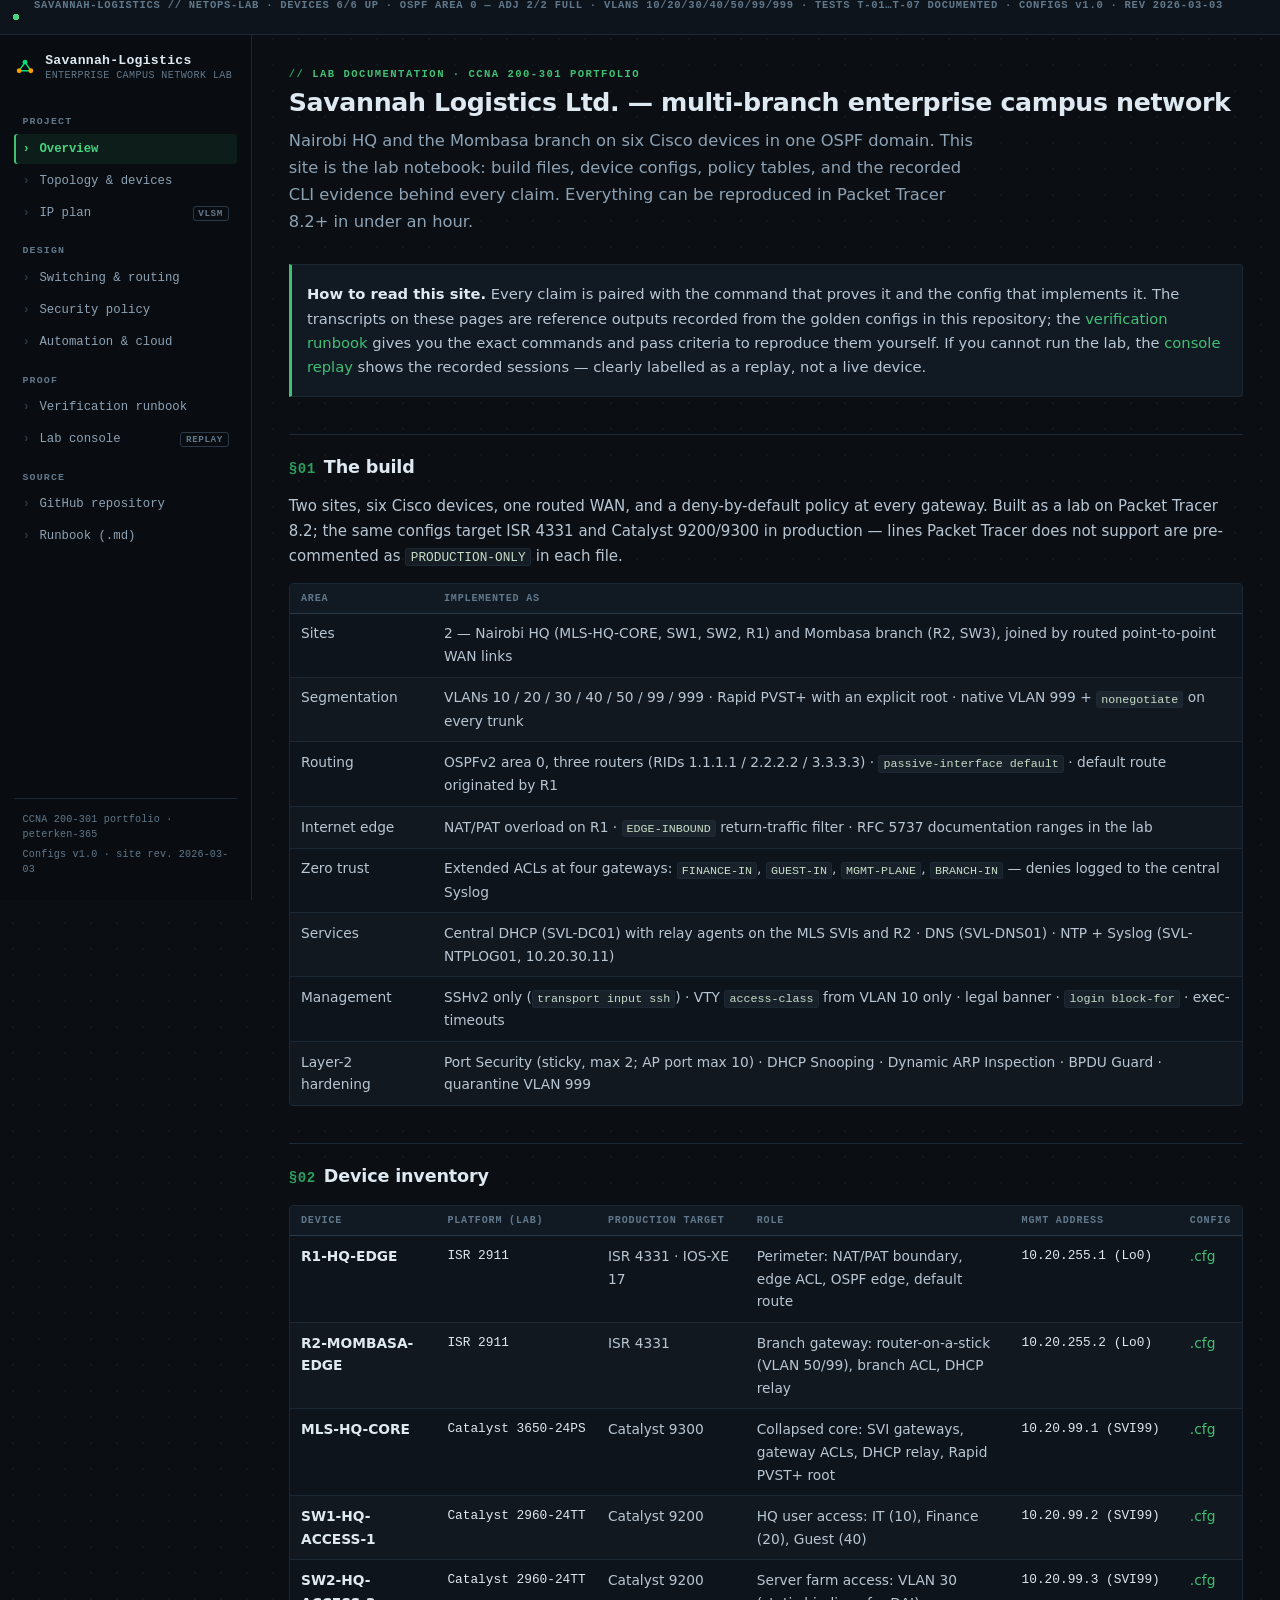
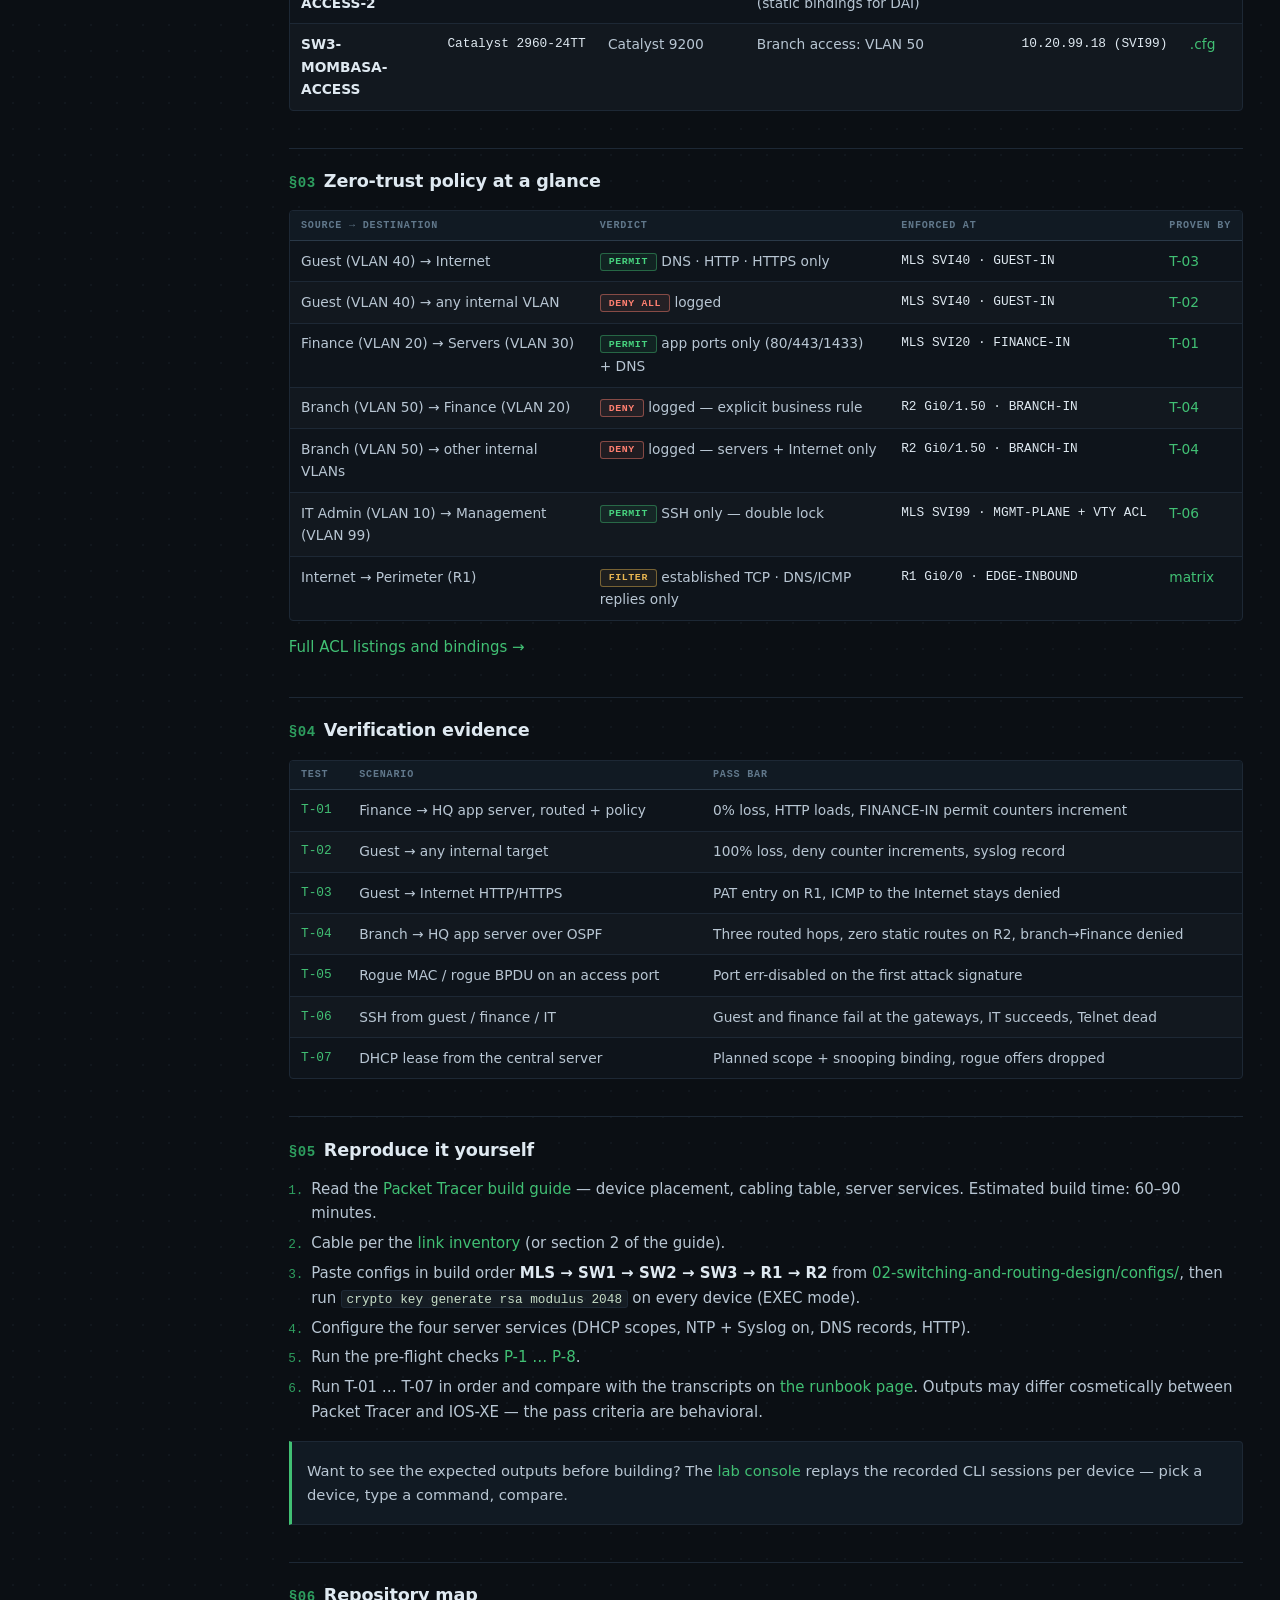
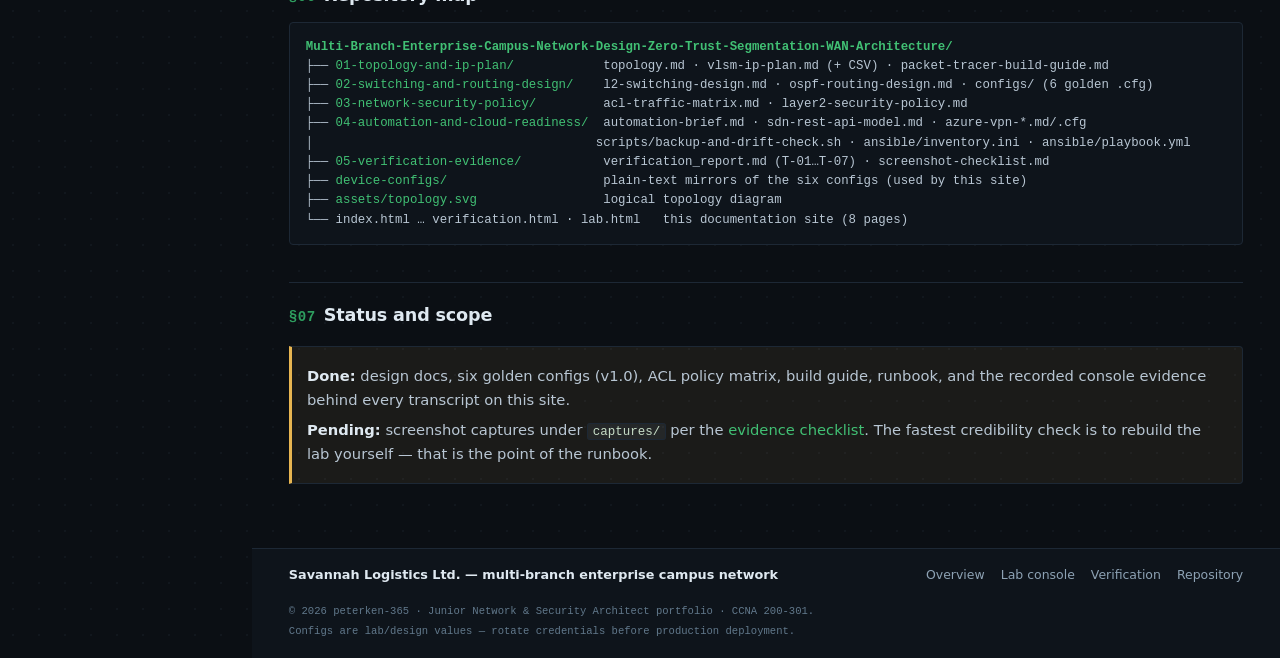
<file: index.html>
<!DOCTYPE html>
<html lang="en">
<head>
<meta charset="UTF-8">
<meta name="viewport" content="width=device-width, initial-scale=1.0">
<title>Savannah Logistics Ltd. — Multi-Branch Enterprise Campus Network Lab</title>
<meta name="description" content="Buildable CCNA 200-301 lab: multi-branch campus network for Savannah Logistics Ltd. (Nairobi HQ + Mombasa branch) with zero-trust segmentation, OSPF Area 0 WAN, NAT/PAT and a 7-test verification runbook. Reproduce it in Packet Tracer 8.2+ in under an hour.">
<link rel="icon" type="image/svg+xml" href="favicon.svg">
<link rel="stylesheet" href="styles.css">
</head>
<body>
<a class="skip-link" href="#main">Skip to content</a>
<div class="shell">
  <aside class="sidebar" id="sidebar">
    <a class="side-brand" href="index.html">
      <svg width="22" height="22" viewBox="0 0 64 64" fill="none" xmlns="http://www.w3.org/2000/svg" aria-hidden="true"><path d="M32 15 L15 40 M32 15 L49 40 M15 40 L49 40" stroke="#0e7c4a" stroke-width="4" stroke-linecap="round"/><circle cx="32" cy="15" r="7" fill="#0e7c4a"/><circle cx="15" cy="40" r="7" fill="#8a5a00"/><circle cx="49" cy="40" r="7" fill="#8a5a00"/></svg>
      <span><span class="t1">Savannah-Logistics</span><span class="t2">enterprise campus network lab</span></span>
    </a>
    <nav class="side-nav" aria-label="Primary navigation">
      <p class="navlabel">Project</p>
      <a href="index.html">Overview</a>
      <a href="topology.html">Topology &amp; devices</a>
      <a href="ip-plan.html">IP plan <span class="n">VLSM</span></a>
      <p class="navlabel">Design</p>
      <a href="switching-routing.html">Switching &amp; routing</a>
      <a href="security.html">Security policy</a>
      <a href="automation.html">Automation &amp; cloud</a>
      <p class="navlabel">Proof</p>
      <a href="verification.html">Verification runbook</a>
      <a href="lab.html">Lab console <span class="n">replay</span></a>
      <p class="navlabel">Source</p>
      <a href="https://github.com/peterken-365/Multi-Branch-Enterprise-Campus-Network-Design-Zero-Trust-Segmentation-WAN-Architecture" target="_blank" rel="noopener">GitHub repository</a>
      <a href="05-verification-evidence/verification_report.md" target="_blank" rel="noopener">Runbook (.md)</a>
    </nav>
    <div class="side-foot">
      <p>CCNA 200-301 portfolio · peterken-365</p>
      <p>Configs v1.0 · site rev. 2026-03-03</p>
    </div>
  </aside>
  <div class="content-col">
    <div class="topbar">
      <button class="nav-toggle" aria-label="Toggle navigation" aria-expanded="false" aria-controls="sidebar"><span></span><span></span><span></span></button>
      <span class="topbar-title">Savannah-Logistics network lab</span>
      <a class="topbar-gh" href="https://github.com/peterken-365/Multi-Branch-Enterprise-Campus-Network-Design-Zero-Trust-Segmentation-WAN-Architecture" target="_blank" rel="noopener">GitHub</a>
    </div>
    <main id="main" class="docs">
      <div class="page-head">
        <p class="kicker">Lab documentation · CCNA 200-301 portfolio</p>
        <h1>Savannah Logistics Ltd. — multi-branch enterprise campus network</h1>
        <p class="lede">Nairobi HQ and the Mombasa branch on six Cisco devices in one OSPF domain. This site is the lab notebook: build files, device configs, policy tables, and the recorded CLI evidence behind every claim. Everything can be reproduced in Packet Tracer 8.2+ in under an hour.</p>
      </div>

      <div class="callout">
        <p><span class="ttl">How to read this site.</span> Every claim is paired with the command that proves it and the config that implements it. The transcripts on these pages are reference outputs recorded from the golden configs in this repository; the <a href="verification.html">verification runbook</a> gives you the exact commands and pass criteria to reproduce them yourself. If you cannot run the lab, the <a href="lab.html">console replay</a> shows the recorded sessions — clearly labelled as a replay, not a live device.</p>
      </div>

      <h2>The build</h2>
      <p>Two sites, six Cisco devices, one routed WAN, and a deny-by-default policy at every gateway. Built as a lab on Packet Tracer 8.2; the same configs target ISR 4331 and Catalyst 9200/9300 in production — lines Packet Tracer does not support are pre-commented as <code>PRODUCTION-ONLY</code> in each file.</p>
      <div class="table-wrap">
        <table>
          <thead><tr><th>Area</th><th>Implemented as</th></tr></thead>
          <tbody>
            <tr><td>Sites</td><td>2 — Nairobi HQ (MLS-HQ-CORE, SW1, SW2, R1) and Mombasa branch (R2, SW3), joined by routed point-to-point WAN links</td></tr>
            <tr><td>Segmentation</td><td>VLANs 10 / 20 / 30 / 40 / 50 / 99 / 999 · Rapid PVST+ with an explicit root · native VLAN 999 + <code>nonegotiate</code> on every trunk</td></tr>
            <tr><td>Routing</td><td>OSPFv2 area 0, three routers (RIDs 1.1.1.1 / 2.2.2.2 / 3.3.3.3) · <code>passive-interface default</code> · default route originated by R1</td></tr>
            <tr><td>Internet edge</td><td>NAT/PAT overload on R1 · <code>EDGE-INBOUND</code> return-traffic filter · RFC 5737 documentation ranges in the lab</td></tr>
            <tr><td>Zero trust</td><td>Extended ACLs at four gateways: <code>FINANCE-IN</code>, <code>GUEST-IN</code>, <code>MGMT-PLANE</code>, <code>BRANCH-IN</code> — denies logged to the central Syslog</td></tr>
            <tr><td>Services</td><td>Central DHCP (SVL-DC01) with relay agents on the MLS SVIs and R2 · DNS (SVL-DNS01) · NTP + Syslog (SVL-NTPLOG01, 10.20.30.11)</td></tr>
            <tr><td>Management</td><td>SSHv2 only (<code>transport input ssh</code>) · VTY <code>access-class</code> from VLAN 10 only · legal banner · <code>login block-for</code> · exec-timeouts</td></tr>
            <tr><td>Layer-2 hardening</td><td>Port Security (sticky, max 2; AP port max 10) · DHCP Snooping · Dynamic ARP Inspection · BPDU Guard · quarantine VLAN 999</td></tr>
          </tbody>
        </table>
      </div>

      <h2>Device inventory</h2>
      <div class="table-wrap">
        <table>
          <thead><tr><th>Device</th><th>Platform (lab)</th><th>Production target</th><th>Role</th><th>Mgmt address</th><th>Config</th></tr></thead>
          <tbody>
            <tr><td><b>R1-HQ-EDGE</b></td><td class="td-mono">ISR 2911</td><td>ISR 4331 · IOS-XE 17</td><td>Perimeter: NAT/PAT boundary, edge ACL, OSPF edge, default route</td><td class="td-mono">10.20.255.1 (Lo0)</td><td><a href="https://github.com/peterken-365/Multi-Branch-Enterprise-Campus-Network-Design-Zero-Trust-Segmentation-WAN-Architecture/blob/main/02-switching-and-routing-design/configs/R1-HQ-EDGE.cfg" target="_blank" rel="noopener">.cfg</a></td></tr>
            <tr><td><b>R2-MOMBASA-EDGE</b></td><td class="td-mono">ISR 2911</td><td>ISR 4331</td><td>Branch gateway: router-on-a-stick (VLAN 50/99), branch ACL, DHCP relay</td><td class="td-mono">10.20.255.2 (Lo0)</td><td><a href="https://github.com/peterken-365/Multi-Branch-Enterprise-Campus-Network-Design-Zero-Trust-Segmentation-WAN-Architecture/blob/main/02-switching-and-routing-design/configs/R2-MOMBASA-EDGE.cfg" target="_blank" rel="noopener">.cfg</a></td></tr>
            <tr><td><b>MLS-HQ-CORE</b></td><td class="td-mono">Catalyst 3650-24PS</td><td>Catalyst 9300</td><td>Collapsed core: SVI gateways, gateway ACLs, DHCP relay, Rapid PVST+ root</td><td class="td-mono">10.20.99.1 (SVI99)</td><td><a href="https://github.com/peterken-365/Multi-Branch-Enterprise-Campus-Network-Design-Zero-Trust-Segmentation-WAN-Architecture/blob/main/02-switching-and-routing-design/configs/MLS-HQ-CORE.cfg" target="_blank" rel="noopener">.cfg</a></td></tr>
            <tr><td><b>SW1-HQ-ACCESS-1</b></td><td class="td-mono">Catalyst 2960-24TT</td><td>Catalyst 9200</td><td>HQ user access: IT (10), Finance (20), Guest (40)</td><td class="td-mono">10.20.99.2 (SVI99)</td><td><a href="https://github.com/peterken-365/Multi-Branch-Enterprise-Campus-Network-Design-Zero-Trust-Segmentation-WAN-Architecture/blob/main/02-switching-and-routing-design/configs/SW1-HQ-ACCESS-1.cfg" target="_blank" rel="noopener">.cfg</a></td></tr>
            <tr><td><b>SW2-HQ-ACCESS-2</b></td><td class="td-mono">Catalyst 2960-24TT</td><td>Catalyst 9200</td><td>Server farm access: VLAN 30 (static bindings for DAI)</td><td class="td-mono">10.20.99.3 (SVI99)</td><td><a href="https://github.com/peterken-365/Multi-Branch-Enterprise-Campus-Network-Design-Zero-Trust-Segmentation-WAN-Architecture/blob/main/02-switching-and-routing-design/configs/SW2-HQ-ACCESS-2.cfg" target="_blank" rel="noopener">.cfg</a></td></tr>
            <tr><td><b>SW3-MOMBASA-ACCESS</b></td><td class="td-mono">Catalyst 2960-24TT</td><td>Catalyst 9200</td><td>Branch access: VLAN 50</td><td class="td-mono">10.20.99.18 (SVI99)</td><td><a href="https://github.com/peterken-365/Multi-Branch-Enterprise-Campus-Network-Design-Zero-Trust-Segmentation-WAN-Architecture/blob/main/02-switching-and-routing-design/configs/SW3-MOMBASA-ACCESS.cfg" target="_blank" rel="noopener">.cfg</a></td></tr>
          </tbody>
        </table>
      </div>

      <h2>Zero-trust policy at a glance</h2>
      <div class="table-wrap">
        <table>
          <thead><tr><th>Source → Destination</th><th>Verdict</th><th>Enforced at</th><th>Proven by</th></tr></thead>
          <tbody>
            <tr><td>Guest (VLAN 40) → Internet</td><td><span class="chip pass">PERMIT</span> DNS · HTTP · HTTPS only</td><td class="td-mono">MLS SVI40 · GUEST-IN</td><td><a href="verification.html#t-03">T-03</a></td></tr>
            <tr><td>Guest (VLAN 40) → any internal VLAN</td><td><span class="chip drop">DENY ALL</span> logged</td><td class="td-mono">MLS SVI40 · GUEST-IN</td><td><a href="verification.html#t-02">T-02</a></td></tr>
            <tr><td>Finance (VLAN 20) → Servers (VLAN 30)</td><td><span class="chip pass">PERMIT</span> app ports only (80/443/1433) + DNS</td><td class="td-mono">MLS SVI20 · FINANCE-IN</td><td><a href="verification.html#t-01">T-01</a></td></tr>
            <tr><td>Branch (VLAN 50) → Finance (VLAN 20)</td><td><span class="chip drop">DENY</span> logged — explicit business rule</td><td class="td-mono">R2 Gi0/1.50 · BRANCH-IN</td><td><a href="verification.html#t-04">T-04</a></td></tr>
            <tr><td>Branch (VLAN 50) → other internal VLANs</td><td><span class="chip drop">DENY</span> logged — servers + Internet only</td><td class="td-mono">R2 Gi0/1.50 · BRANCH-IN</td><td><a href="verification.html#t-04">T-04</a></td></tr>
            <tr><td>IT Admin (VLAN 10) → Management (VLAN 99)</td><td><span class="chip pass">PERMIT</span> SSH only — double lock</td><td class="td-mono">MLS SVI99 · MGMT-PLANE + VTY ACL</td><td><a href="verification.html#t-06">T-06</a></td></tr>
            <tr><td>Internet → Perimeter (R1)</td><td><span class="chip info">FILTER</span> established TCP · DNS/ICMP replies only</td><td class="td-mono">R1 Gi0/0 · EDGE-INBOUND</td><td><a href="security.html">matrix</a></td></tr>
          </tbody>
        </table>
      </div>
      <p><a href="security.html">Full ACL listings and bindings →</a></p>

      <h2>Verification evidence</h2>
      <div class="table-wrap">
        <table>
          <thead><tr><th>Test</th><th>Scenario</th><th>Pass bar</th></tr></thead>
          <tbody>
            <tr><td class="td-mono"><a href="verification.html#t-01">T-01</a></td><td>Finance → HQ app server, routed + policy</td><td>0% loss, HTTP loads, FINANCE-IN permit counters increment</td></tr>
            <tr><td class="td-mono"><a href="verification.html#t-02">T-02</a></td><td>Guest → any internal target</td><td>100% loss, deny counter increments, syslog record</td></tr>
            <tr><td class="td-mono"><a href="verification.html#t-03">T-03</a></td><td>Guest → Internet HTTP/HTTPS</td><td>PAT entry on R1, ICMP to the Internet stays denied</td></tr>
            <tr><td class="td-mono"><a href="verification.html#t-04">T-04</a></td><td>Branch → HQ app server over OSPF</td><td>Three routed hops, zero static routes on R2, branch→Finance denied</td></tr>
            <tr><td class="td-mono"><a href="verification.html#t-05">T-05</a></td><td>Rogue MAC / rogue BPDU on an access port</td><td>Port err-disabled on the first attack signature</td></tr>
            <tr><td class="td-mono"><a href="verification.html#t-06">T-06</a></td><td>SSH from guest / finance / IT</td><td>Guest and finance fail at the gateways, IT succeeds, Telnet dead</td></tr>
            <tr><td class="td-mono"><a href="verification.html#t-07">T-07</a></td><td>DHCP lease from the central server</td><td>Planned scope + snooping binding, rogue offers dropped</td></tr>
          </tbody>
        </table>
      </div>

      <h2>Reproduce it yourself</h2>
      <ol>
        <li>Read the <a href="01-topology-and-ip-plan/packet-tracer-build-guide.md" target="_blank" rel="noopener">Packet Tracer build guide</a> — device placement, cabling table, server services. Estimated build time: 60–90 minutes.</li>
        <li>Cable per the <a href="topology.html">link inventory</a> (or section 2 of the guide).</li>
        <li>Paste configs in build order <b>MLS → SW1 → SW2 → SW3 → R1 → R2</b> from <a href="https://github.com/peterken-365/Multi-Branch-Enterprise-Campus-Network-Design-Zero-Trust-Segmentation-WAN-Architecture/tree/main/02-switching-and-routing-design/configs" target="_blank" rel="noopener">02-switching-and-routing-design/configs/</a>, then run <code>crypto key generate rsa modulus 2048</code> on every device (EXEC mode).</li>
        <li>Configure the four server services (DHCP scopes, NTP + Syslog on, DNS records, HTTP).</li>
        <li>Run the pre-flight checks <a href="verification.html#preflight">P-1 … P-8</a>.</li>
        <li>Run T-01 … T-07 in order and compare with the transcripts on <a href="verification.html">the runbook page</a>. Outputs may differ cosmetically between Packet Tracer and IOS-XE — the pass criteria are behavioral.</li>
      </ol>
      <div class="callout">
        <p>Want to see the expected outputs before building? The <a href="lab.html">lab console</a> replays the recorded CLI sessions per device — pick a device, type a command, compare.</p>
      </div>

      <h2>Repository map</h2>
      <div class="filetree" aria-label="Repository structure"><b>Multi-Branch-Enterprise-Campus-Network-Design-Zero-Trust-Segmentation-WAN-Architecture/</b>
├── <a href="01-topology-and-ip-plan/topology.md">01-topology-and-ip-plan/</a>            topology.md · vlsm-ip-plan.md (+ CSV) · packet-tracer-build-guide.md
├── <a href="02-switching-and-routing-design/l2-switching-design.md">02-switching-and-routing-design/</a>    l2-switching-design.md · ospf-routing-design.md · configs/ (6 golden .cfg)
├── <a href="03-network-security-policy/acl-traffic-matrix.md">03-network-security-policy/</a>         acl-traffic-matrix.md · layer2-security-policy.md
├── <a href="04-automation-and-cloud-readiness/automation-brief.md">04-automation-and-cloud-readiness/</a>  automation-brief.md · sdn-rest-api-model.md · azure-vpn-*.md/.cfg
│                                      scripts/backup-and-drift-check.sh · ansible/inventory.ini · ansible/playbook.yml
├── <a href="05-verification-evidence/verification_report.md">05-verification-evidence/</a>           verification_report.md (T-01…T-07) · screenshot-checklist.md
├── <a href="https://github.com/peterken-365/Multi-Branch-Enterprise-Campus-Network-Design-Zero-Trust-Segmentation-WAN-Architecture/tree/main/device-configs">device-configs/</a>                     plain-text mirrors of the six configs (used by this site)
├── <a href="assets/topology.svg">assets/topology.svg</a>                 logical topology diagram
└── index.html … verification.html · lab.html   this documentation site (8 pages)</div>

      <h2>Status and scope</h2>
      <div class="callout warn">
        <p><span class="ttl">Done:</span> design docs, six golden configs (v1.0), ACL policy matrix, build guide, runbook, and the recorded console evidence behind every transcript on this site.</p>
        <p><span class="ttl">Pending:</span> screenshot captures under <code>captures/</code> per the <a href="05-verification-evidence/screenshot-checklist.md" target="_blank" rel="noopener">evidence checklist</a>. The fastest credibility check is to rebuild the lab yourself — that is the point of the runbook.</p>
      </div>
    </main>
    <footer class="site-footer">
      <div class="footer-inner">
        <p class="f-title">Savannah Logistics Ltd. — multi-branch enterprise campus network</p>
        <nav aria-label="Footer navigation">
          <a href="index.html">Overview</a>
          <a href="lab.html">Lab console</a>
          <a href="verification.html">Verification</a>
          <a href="https://github.com/peterken-365/Multi-Branch-Enterprise-Campus-Network-Design-Zero-Trust-Segmentation-WAN-Architecture" target="_blank" rel="noopener">Repository</a>
        </nav>
      </div>
      <div class="footer-base">
        <p>© <span data-year>2026</span> peterken-365 · Junior Network &amp; Security Architect portfolio · CCNA 200-301.</p>
        <p>Configs are lab/design values — rotate credentials before production deployment.</p>
      </div>
    </footer>
  </div>
</div>
<script src="script.js"></script>
</body>
</html>
</file>
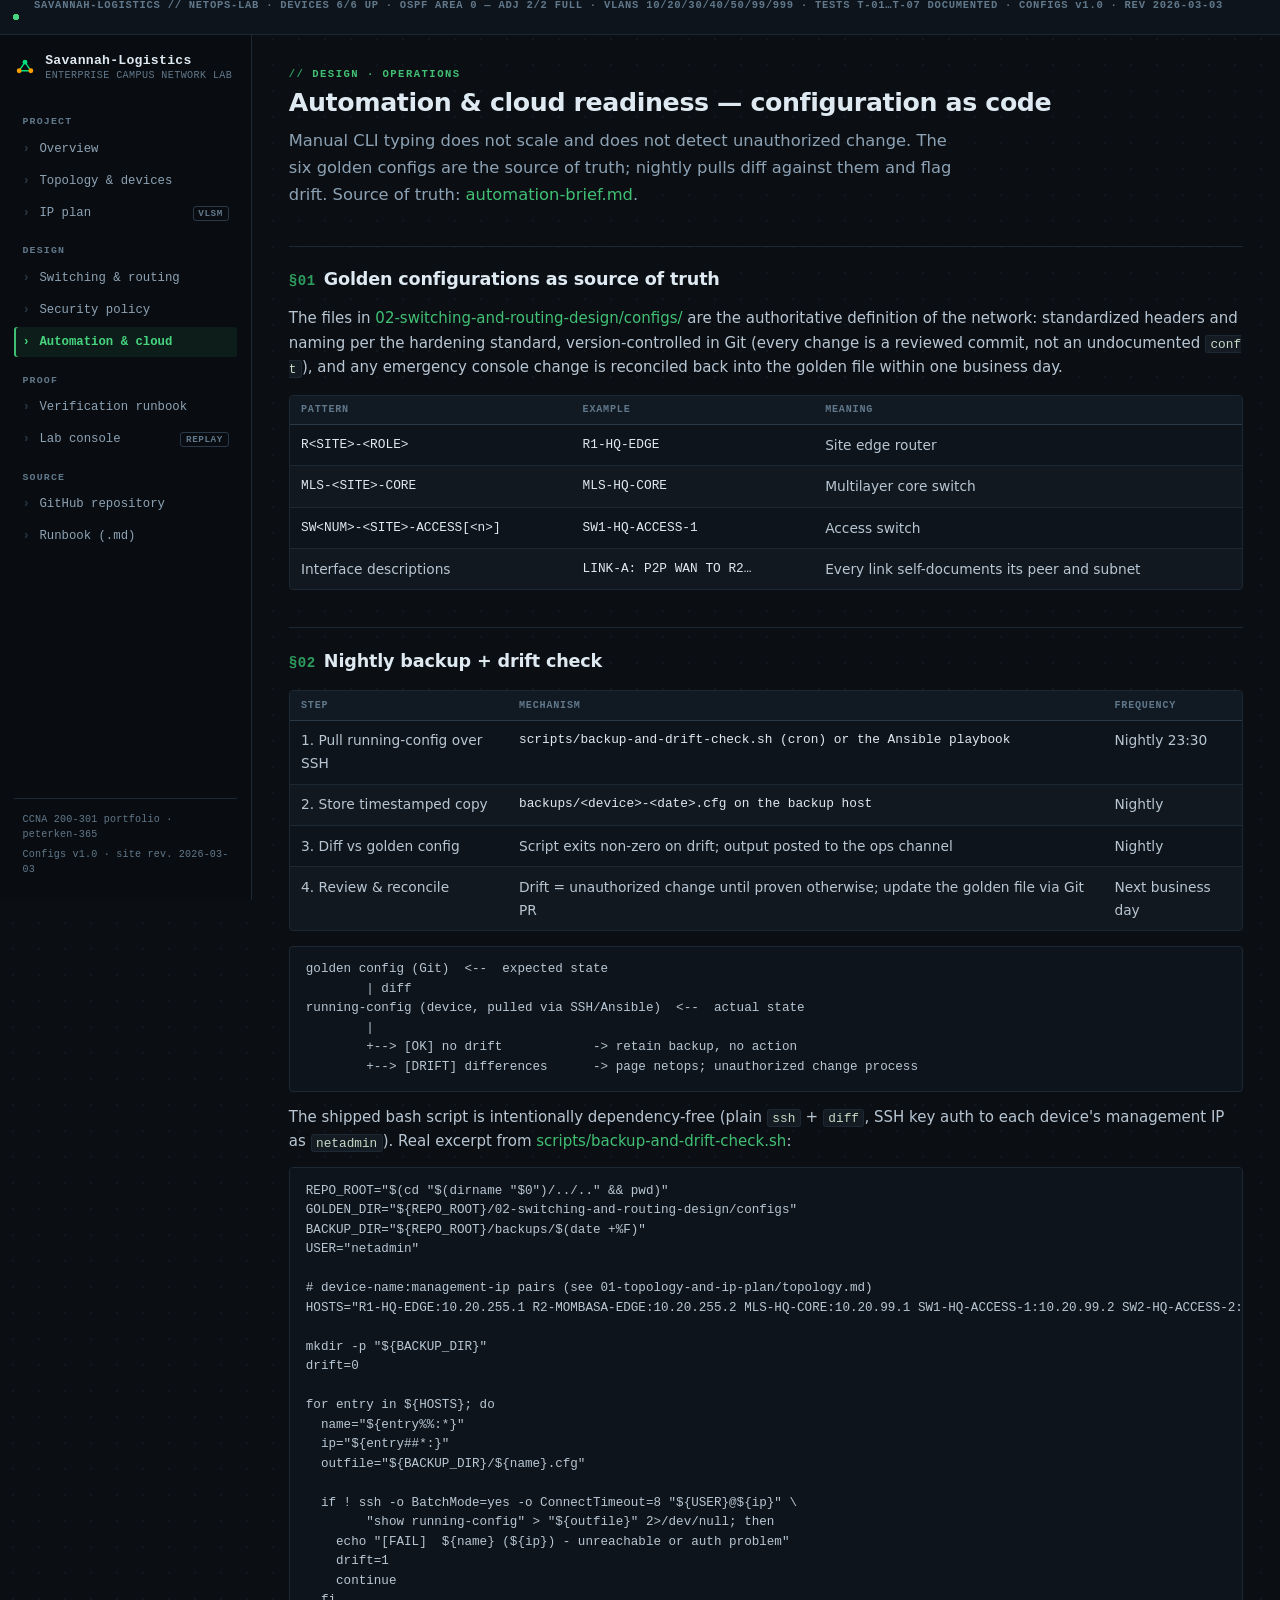
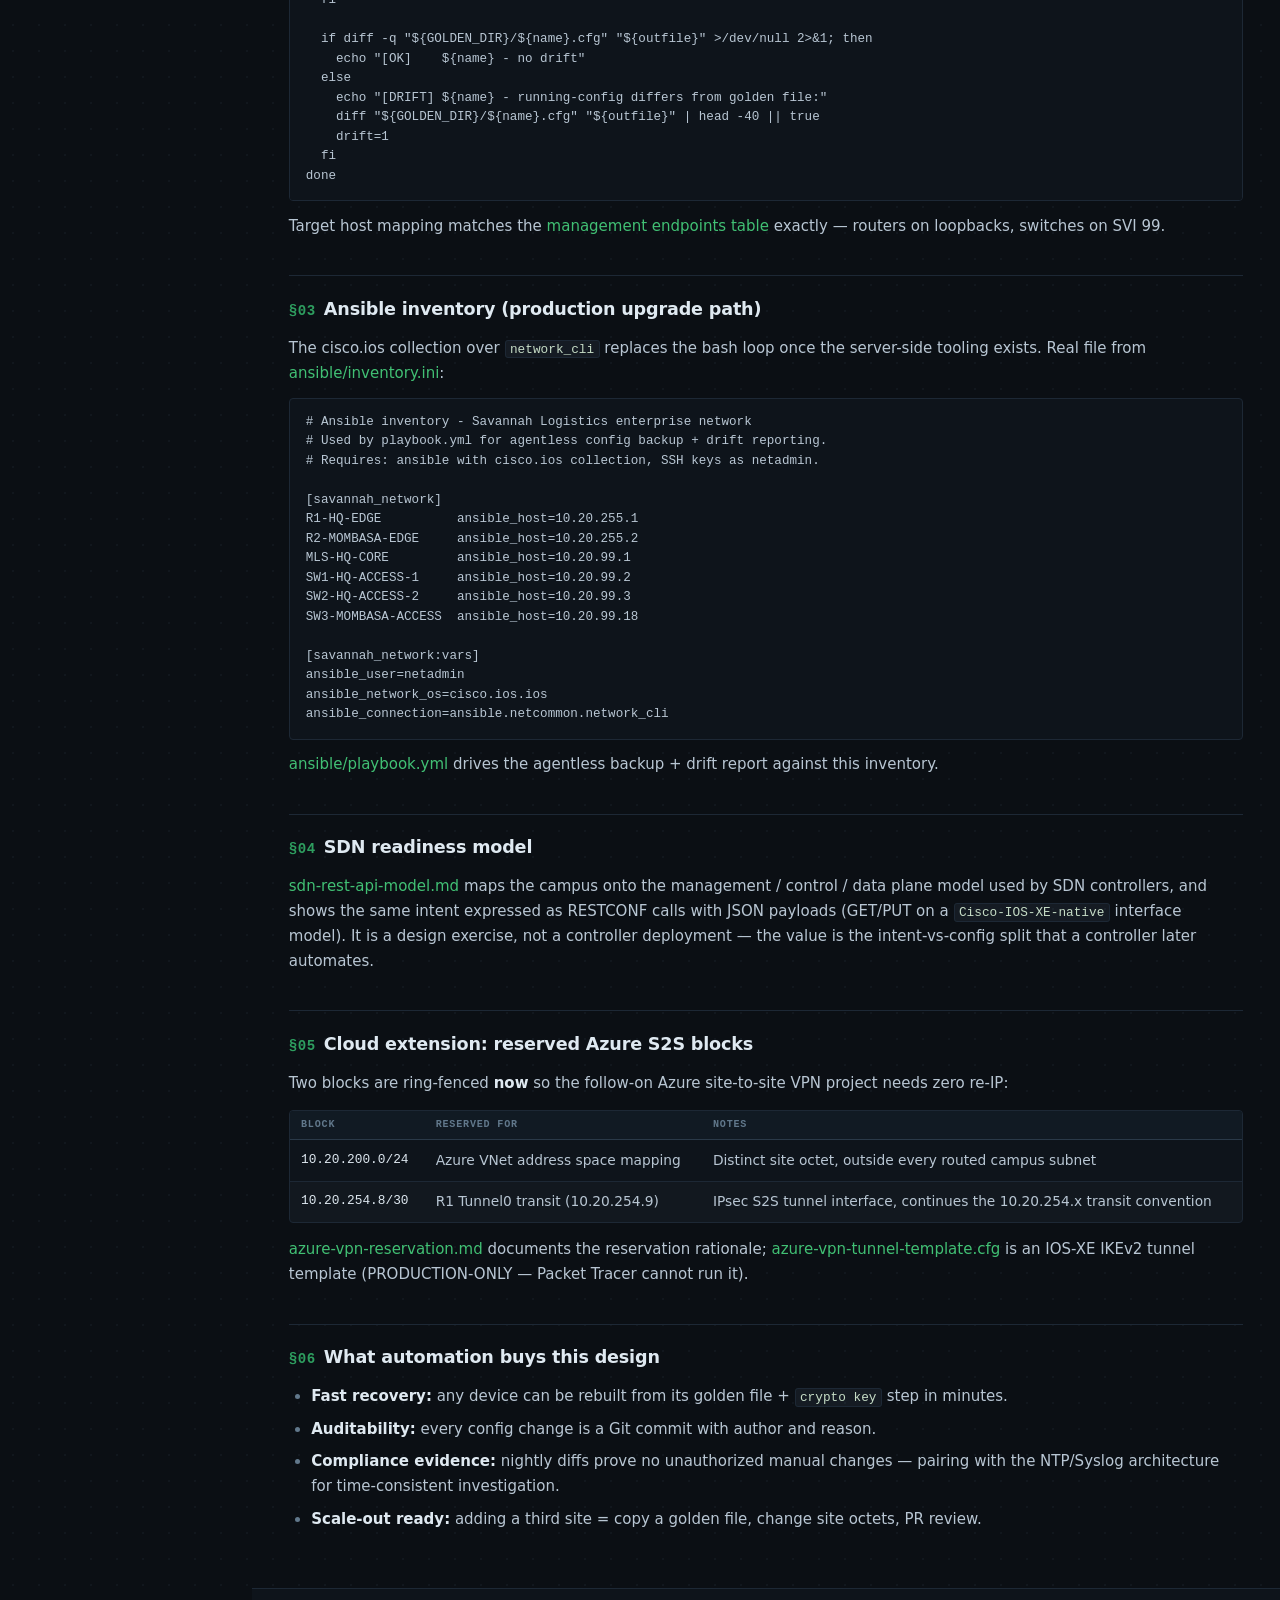
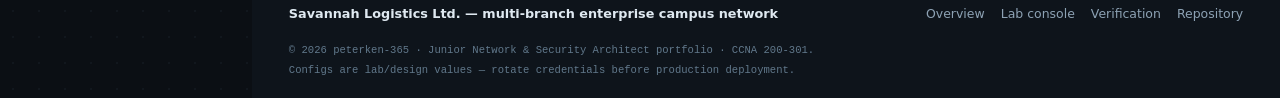
<file: automation.html>
<!DOCTYPE html>
<html lang="en">
<head>
<meta charset="UTF-8">
<meta name="viewport" content="width=device-width, initial-scale=1.0">
<title>Automation &amp; Cloud Readiness — Savannah Logistics Campus Network Lab</title>
<meta name="description" content="Configuration-as-code for the Savannah Logistics lab: golden configs, nightly backup with drift detection, Ansible inventory, SDN readiness model and the reserved Azure S2S VPN blocks.">
<link rel="icon" type="image/svg+xml" href="favicon.svg">
<link rel="stylesheet" href="styles.css">
</head>
<body>
<a class="skip-link" href="#main">Skip to content</a>
<div class="shell">
  <aside class="sidebar" id="sidebar">
    <a class="side-brand" href="index.html">
      <svg width="22" height="22" viewBox="0 0 64 64" fill="none" xmlns="http://www.w3.org/2000/svg" aria-hidden="true"><path d="M32 15 L15 40 M32 15 L49 40 M15 40 L49 40" stroke="#0e7c4a" stroke-width="4" stroke-linecap="round"/><circle cx="32" cy="15" r="7" fill="#0e7c4a"/><circle cx="15" cy="40" r="7" fill="#8a5a00"/><circle cx="49" cy="40" r="7" fill="#8a5a00"/></svg>
      <span><span class="t1">Savannah-Logistics</span><span class="t2">enterprise campus network lab</span></span>
    </a>
    <nav class="side-nav" aria-label="Primary navigation">
      <p class="navlabel">Project</p>
      <a href="index.html">Overview</a>
      <a href="topology.html">Topology &amp; devices</a>
      <a href="ip-plan.html">IP plan <span class="n">VLSM</span></a>
      <p class="navlabel">Design</p>
      <a href="switching-routing.html">Switching &amp; routing</a>
      <a href="security.html">Security policy</a>
      <a href="automation.html">Automation &amp; cloud</a>
      <p class="navlabel">Proof</p>
      <a href="verification.html">Verification runbook</a>
      <a href="lab.html">Lab console <span class="n">replay</span></a>
      <p class="navlabel">Source</p>
      <a href="https://github.com/peterken-365/Multi-Branch-Enterprise-Campus-Network-Design-Zero-Trust-Segmentation-WAN-Architecture" target="_blank" rel="noopener">GitHub repository</a>
      <a href="05-verification-evidence/verification_report.md" target="_blank" rel="noopener">Runbook (.md)</a>
    </nav>
    <div class="side-foot">
      <p>CCNA 200-301 portfolio · peterken-365</p>
      <p>Configs v1.0 · site rev. 2026-03-03</p>
    </div>
  </aside>
  <div class="content-col">
    <div class="topbar">
      <button class="nav-toggle" aria-label="Toggle navigation" aria-expanded="false" aria-controls="sidebar"><span></span><span></span><span></span></button>
      <span class="topbar-title">Automation &amp; cloud</span>
      <a class="topbar-gh" href="https://github.com/peterken-365/Multi-Branch-Enterprise-Campus-Network-Design-Zero-Trust-Segmentation-WAN-Architecture" target="_blank" rel="noopener">GitHub</a>
    </div>
    <main id="main" class="docs">
      <div class="page-head">
        <p class="kicker">Design · operations</p>
        <h1>Automation &amp; cloud readiness — configuration as code</h1>
        <p class="lede">Manual CLI typing does not scale and does not detect unauthorized change. The six golden configs are the source of truth; nightly pulls diff against them and flag drift. Source of truth: <a href="04-automation-and-cloud-readiness/automation-brief.md" target="_blank" rel="noopener">automation-brief.md</a>.</p>
      </div>

      <h2>Golden configurations as source of truth</h2>
      <p>The files in <a href="https://github.com/peterken-365/Multi-Branch-Enterprise-Campus-Network-Design-Zero-Trust-Segmentation-WAN-Architecture/tree/main/02-switching-and-routing-design/configs" target="_blank" rel="noopener">02-switching-and-routing-design/configs/</a> are the authoritative definition of the network: standardized headers and naming per the hardening standard, version-controlled in Git (every change is a reviewed commit, not an undocumented <code>conf t</code>), and any emergency console change is reconciled back into the golden file within one business day.</p>
      <div class="table-wrap">
        <table>
          <thead><tr><th>Pattern</th><th>Example</th><th>Meaning</th></tr></thead>
          <tbody>
            <tr><td class="td-mono">R&lt;SITE&gt;-&lt;ROLE&gt;</td><td class="td-mono">R1-HQ-EDGE</td><td>Site edge router</td></tr>
            <tr><td class="td-mono">MLS-&lt;SITE&gt;-CORE</td><td class="td-mono">MLS-HQ-CORE</td><td>Multilayer core switch</td></tr>
            <tr><td class="td-mono">SW&lt;NUM&gt;-&lt;SITE&gt;-ACCESS[&lt;n&gt;]</td><td class="td-mono">SW1-HQ-ACCESS-1</td><td>Access switch</td></tr>
            <tr><td>Interface descriptions</td><td class="td-mono">LINK-A: P2P WAN TO R2…</td><td>Every link self-documents its peer and subnet</td></tr>
          </tbody>
        </table>
      </div>

      <h2>Nightly backup + drift check</h2>
      <div class="table-wrap">
        <table>
          <thead><tr><th>Step</th><th>Mechanism</th><th>Frequency</th></tr></thead>
          <tbody>
            <tr><td>1. Pull running-config over SSH</td><td class="td-mono">scripts/backup-and-drift-check.sh (cron) or the Ansible playbook</td><td>Nightly 23:30</td></tr>
            <tr><td>2. Store timestamped copy</td><td class="td-mono">backups/&lt;device&gt;-&lt;date&gt;.cfg on the backup host</td><td>Nightly</td></tr>
            <tr><td>3. Diff vs golden config</td><td>Script exits non-zero on drift; output posted to the ops channel</td><td>Nightly</td></tr>
            <tr><td>4. Review &amp; reconcile</td><td>Drift = unauthorized change until proven otherwise; update the golden file via Git PR</td><td>Next business day</td></tr>
          </tbody>
        </table>
      </div>
      <pre class="code">golden config (Git)  &lt;--  expected state
        | diff
running-config (device, pulled via SSH/Ansible)  &lt;--  actual state
        |
        +--&gt; [OK] no drift            -&gt; retain backup, no action
        +--&gt; [DRIFT] differences      -&gt; page netops; unauthorized change process</pre>
      <p>The shipped bash script is intentionally dependency-free (plain <code>ssh</code> + <code>diff</code>, SSH key auth to each device's management IP as <code>netadmin</code>). Real excerpt from <a href="04-automation-and-cloud-readiness/scripts/backup-and-drift-check.sh" target="_blank" rel="noopener">scripts/backup-and-drift-check.sh</a>:</p>
      <pre class="code">REPO_ROOT="$(cd "$(dirname "$0")/../.." && pwd)"
GOLDEN_DIR="${REPO_ROOT}/02-switching-and-routing-design/configs"
BACKUP_DIR="${REPO_ROOT}/backups/$(date +%F)"
USER="netadmin"

# device-name:management-ip pairs (see 01-topology-and-ip-plan/topology.md)
HOSTS="R1-HQ-EDGE:10.20.255.1 R2-MOMBASA-EDGE:10.20.255.2 MLS-HQ-CORE:10.20.99.1 SW1-HQ-ACCESS-1:10.20.99.2 SW2-HQ-ACCESS-2:10.20.99.3 SW3-MOMBASA-ACCESS:10.20.99.18"

mkdir -p "${BACKUP_DIR}"
drift=0

for entry in ${HOSTS}; do
  name="${entry%%:*}"
  ip="${entry##*:}"
  outfile="${BACKUP_DIR}/${name}.cfg"

  if ! ssh -o BatchMode=yes -o ConnectTimeout=8 "${USER}@${ip}" \
        "show running-config" &gt; "${outfile}" 2&gt;/dev/null; then
    echo "[FAIL]  ${name} (${ip}) - unreachable or auth problem"
    drift=1
    continue
  fi

  if diff -q "${GOLDEN_DIR}/${name}.cfg" "${outfile}" &gt;/dev/null 2&gt;&amp;1; then
    echo "[OK]    ${name} - no drift"
  else
    echo "[DRIFT] ${name} - running-config differs from golden file:"
    diff "${GOLDEN_DIR}/${name}.cfg" "${outfile}" | head -40 || true
    drift=1
  fi
done</pre>
      <p>Target host mapping matches the <a href="topology.html">management endpoints table</a> exactly — routers on loopbacks, switches on SVI 99.</p>

      <h2>Ansible inventory (production upgrade path)</h2>
      <p>The cisco.ios collection over <code>network_cli</code> replaces the bash loop once the server-side tooling exists. Real file from <a href="04-automation-and-cloud-readiness/ansible/inventory.ini" target="_blank" rel="noopener">ansible/inventory.ini</a>:</p>
      <pre class="code"># Ansible inventory - Savannah Logistics enterprise network
# Used by playbook.yml for agentless config backup + drift reporting.
# Requires: ansible with cisco.ios collection, SSH keys as netadmin.

[savannah_network]
R1-HQ-EDGE          ansible_host=10.20.255.1
R2-MOMBASA-EDGE     ansible_host=10.20.255.2
MLS-HQ-CORE         ansible_host=10.20.99.1
SW1-HQ-ACCESS-1     ansible_host=10.20.99.2
SW2-HQ-ACCESS-2     ansible_host=10.20.99.3
SW3-MOMBASA-ACCESS  ansible_host=10.20.99.18

[savannah_network:vars]
ansible_user=netadmin
ansible_network_os=cisco.ios.ios
ansible_connection=ansible.netcommon.network_cli</pre>
      <p><a href="04-automation-and-cloud-readiness/ansible/playbook.yml" target="_blank" rel="noopener">ansible/playbook.yml</a> drives the agentless backup + drift report against this inventory.</p>

      <h2>SDN readiness model</h2>
      <p><a href="04-automation-and-cloud-readiness/sdn-rest-api-model.md" target="_blank" rel="noopener">sdn-rest-api-model.md</a> maps the campus onto the management / control / data plane model used by SDN controllers, and shows the same intent expressed as RESTCONF calls with JSON payloads (GET/PUT on a <code>Cisco-IOS-XE-native</code> interface model). It is a design exercise, not a controller deployment — the value is the intent-vs-config split that a controller later automates.</p>

      <h2>Cloud extension: reserved Azure S2S blocks</h2>
      <p>Two blocks are ring-fenced <b>now</b> so the follow-on Azure site-to-site VPN project needs zero re-IP:</p>
      <div class="table-wrap">
        <table>
          <thead><tr><th>Block</th><th>Reserved for</th><th>Notes</th></tr></thead>
          <tbody>
            <tr><td class="td-mono">10.20.200.0/24</td><td>Azure VNet address space mapping</td><td>Distinct site octet, outside every routed campus subnet</td></tr>
            <tr><td class="td-mono">10.20.254.8/30</td><td>R1 Tunnel0 transit (10.20.254.9)</td><td>IPsec S2S tunnel interface, continues the 10.20.254.x transit convention</td></tr>
          </tbody>
        </table>
      </div>
      <p><a href="04-automation-and-cloud-readiness/azure-vpn-reservation.md" target="_blank" rel="noopener">azure-vpn-reservation.md</a> documents the reservation rationale; <a href="04-automation-and-cloud-readiness/azure-vpn-tunnel-template.cfg" target="_blank" rel="noopener">azure-vpn-tunnel-template.cfg</a> is an IOS-XE IKEv2 tunnel template (PRODUCTION-ONLY — Packet Tracer cannot run it).</p>

      <h2>What automation buys this design</h2>
      <ul class="note-list">
        <li><b>Fast recovery:</b> any device can be rebuilt from its golden file + <code>crypto key</code> step in minutes.</li>
        <li><b>Auditability:</b> every config change is a Git commit with author and reason.</li>
        <li><b>Compliance evidence:</b> nightly diffs prove no unauthorized manual changes — pairing with the NTP/Syslog architecture for time-consistent investigation.</li>
        <li><b>Scale-out ready:</b> adding a third site = copy a golden file, change site octets, PR review.</li>
      </ul>
    </main>
    <footer class="site-footer">
      <div class="footer-inner">
        <p class="f-title">Savannah Logistics Ltd. — multi-branch enterprise campus network</p>
        <nav aria-label="Footer navigation">
          <a href="index.html">Overview</a>
          <a href="lab.html">Lab console</a>
          <a href="verification.html">Verification</a>
          <a href="https://github.com/peterken-365/Multi-Branch-Enterprise-Campus-Network-Design-Zero-Trust-Segmentation-WAN-Architecture" target="_blank" rel="noopener">Repository</a>
        </nav>
      </div>
      <div class="footer-base">
        <p>© <span data-year>2026</span> peterken-365 · Junior Network &amp; Security Architect portfolio · CCNA 200-301.</p>
        <p>Configs are lab/design values — rotate credentials before production deployment.</p>
      </div>
    </footer>
  </div>
</div>
<script src="script.js"></script>
</body>
</html>
</file>
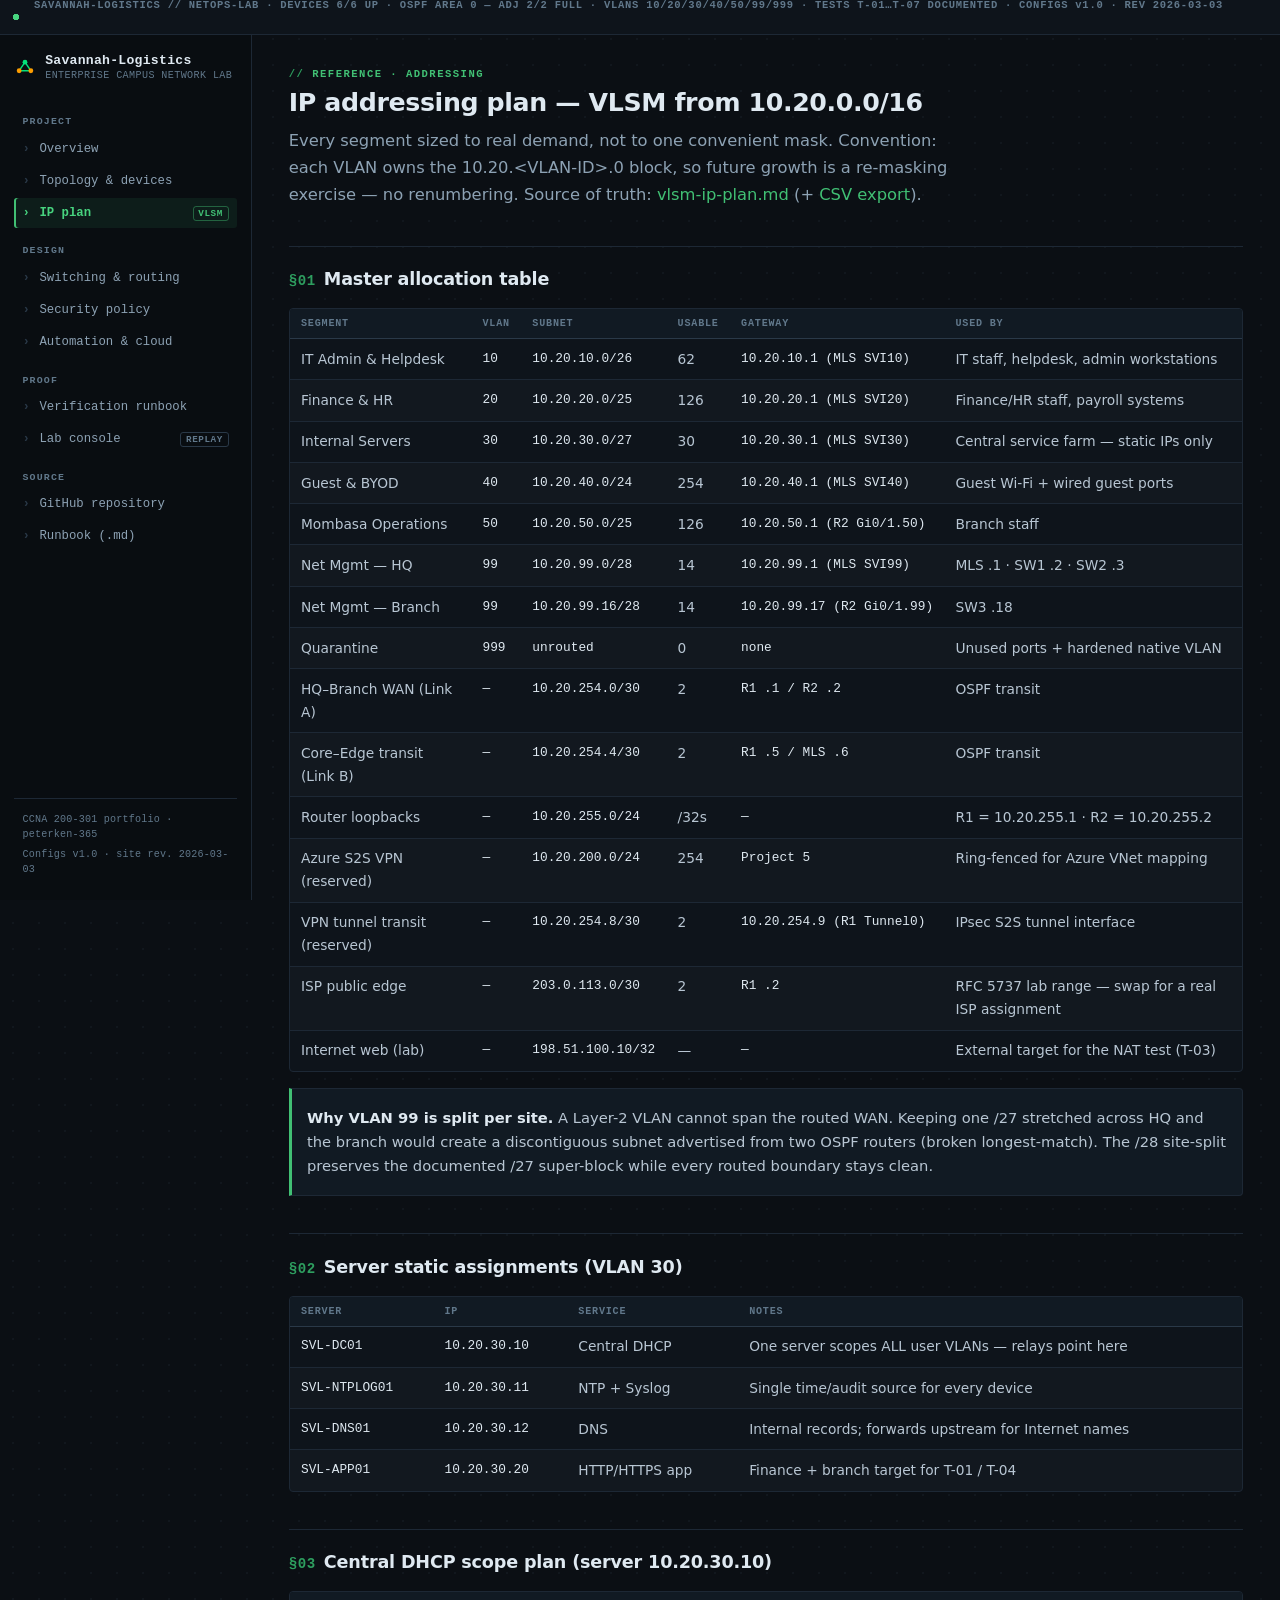
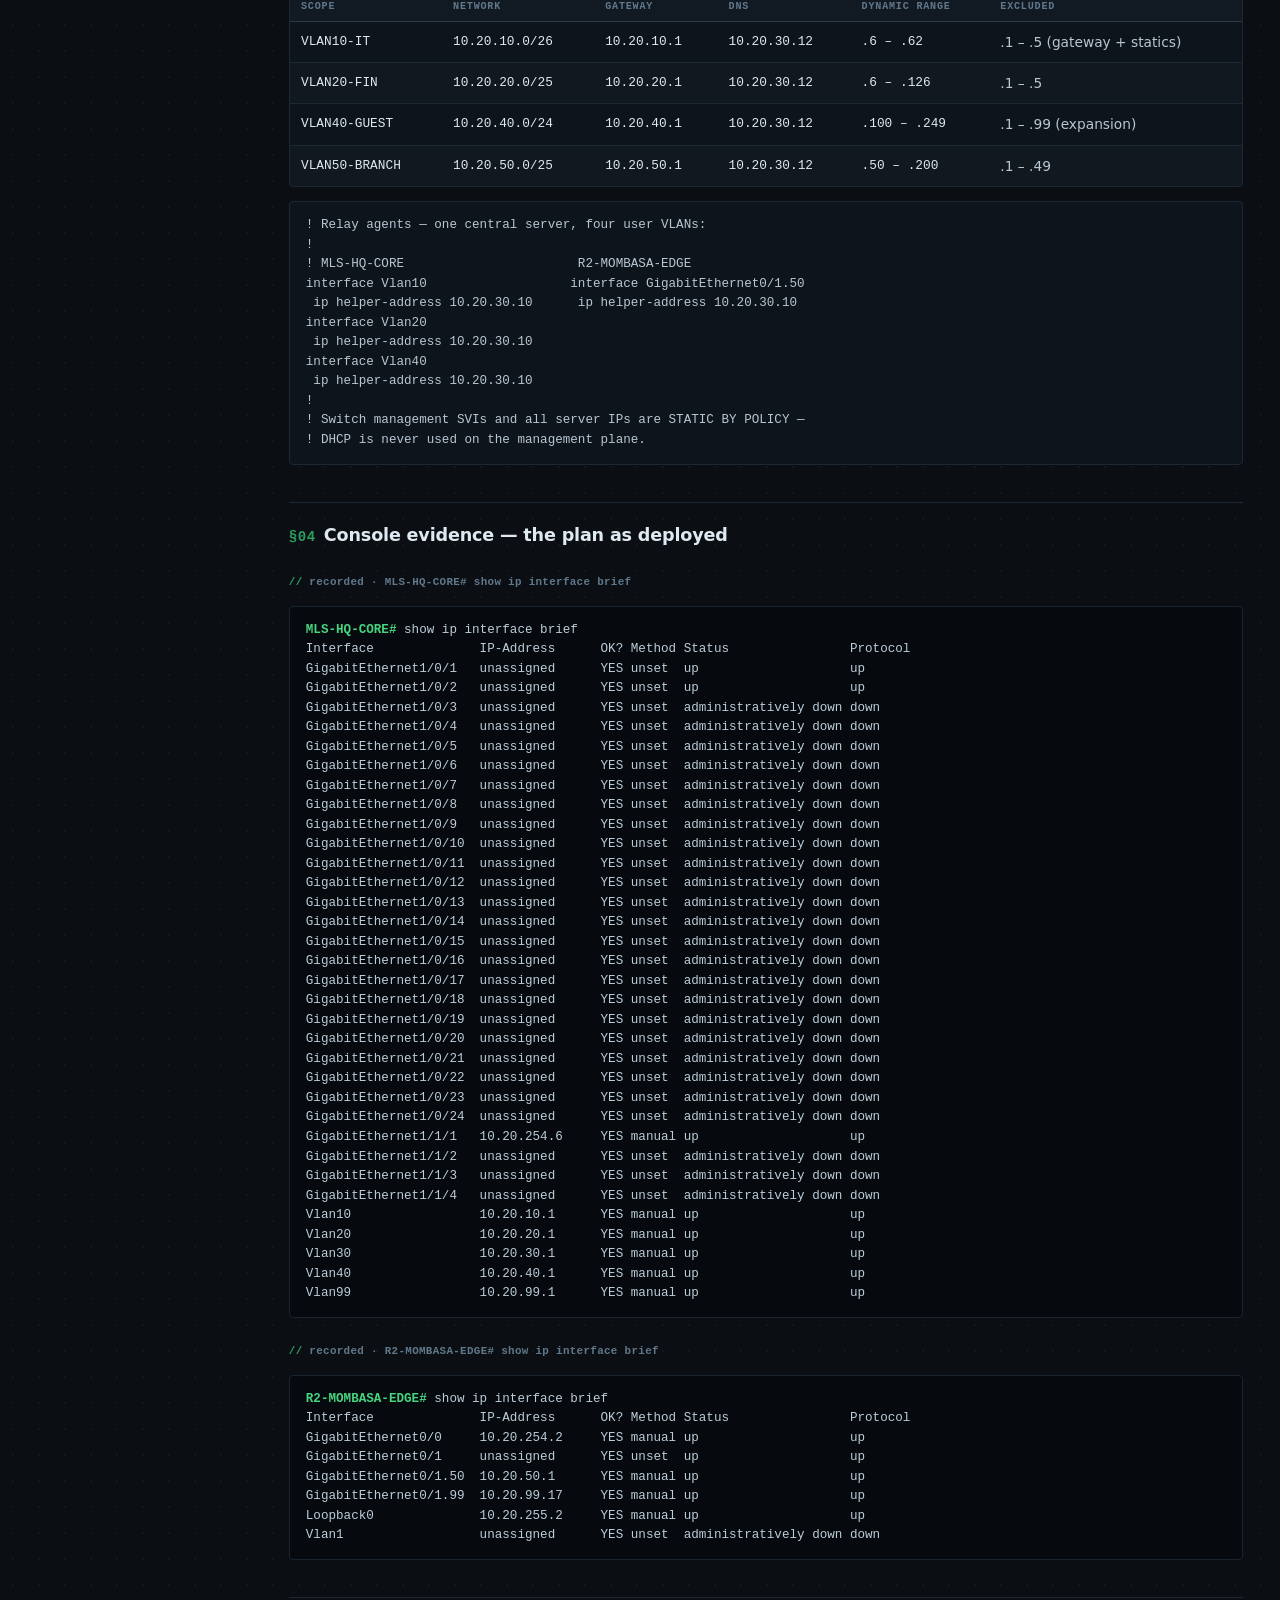
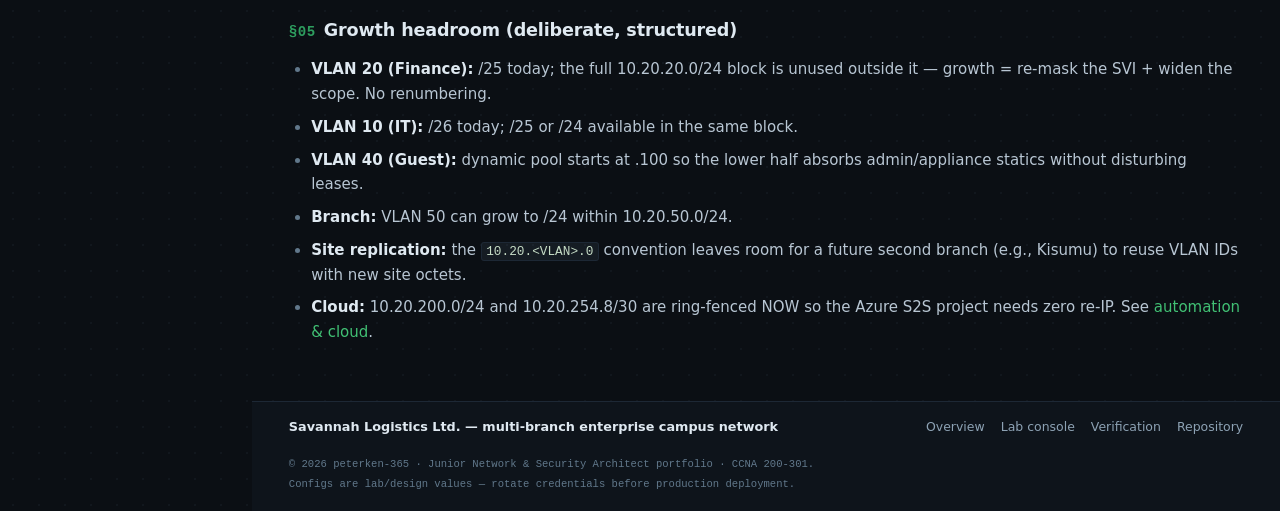
<file: ip-plan.html>
<!DOCTYPE html>
<html lang="en">
<head>
<meta charset="UTF-8">
<meta name="viewport" content="width=device-width, initial-scale=1.0">
<title>IP Addressing Plan (VLSM) — Savannah Logistics Campus Network Lab</title>
<meta name="description" content="Full VLSM addressing architecture from 10.20.0.0/16 for the Savannah Logistics campus network: VLAN subnets, gateways, server statics, DHCP scopes and reserved cloud blocks.">
<link rel="icon" type="image/svg+xml" href="favicon.svg">
<link rel="stylesheet" href="styles.css">
</head>
<body>
<a class="skip-link" href="#main">Skip to content</a>
<div class="shell">
  <aside class="sidebar" id="sidebar">
    <a class="side-brand" href="index.html">
      <svg width="22" height="22" viewBox="0 0 64 64" fill="none" xmlns="http://www.w3.org/2000/svg" aria-hidden="true"><path d="M32 15 L15 40 M32 15 L49 40 M15 40 L49 40" stroke="#0e7c4a" stroke-width="4" stroke-linecap="round"/><circle cx="32" cy="15" r="7" fill="#0e7c4a"/><circle cx="15" cy="40" r="7" fill="#8a5a00"/><circle cx="49" cy="40" r="7" fill="#8a5a00"/></svg>
      <span><span class="t1">Savannah-Logistics</span><span class="t2">enterprise campus network lab</span></span>
    </a>
    <nav class="side-nav" aria-label="Primary navigation">
      <p class="navlabel">Project</p>
      <a href="index.html">Overview</a>
      <a href="topology.html">Topology &amp; devices</a>
      <a href="ip-plan.html">IP plan <span class="n">VLSM</span></a>
      <p class="navlabel">Design</p>
      <a href="switching-routing.html">Switching &amp; routing</a>
      <a href="security.html">Security policy</a>
      <a href="automation.html">Automation &amp; cloud</a>
      <p class="navlabel">Proof</p>
      <a href="verification.html">Verification runbook</a>
      <a href="lab.html">Lab console <span class="n">replay</span></a>
      <p class="navlabel">Source</p>
      <a href="https://github.com/peterken-365/Multi-Branch-Enterprise-Campus-Network-Design-Zero-Trust-Segmentation-WAN-Architecture" target="_blank" rel="noopener">GitHub repository</a>
      <a href="05-verification-evidence/verification_report.md" target="_blank" rel="noopener">Runbook (.md)</a>
    </nav>
    <div class="side-foot">
      <p>CCNA 200-301 portfolio · peterken-365</p>
      <p>Configs v1.0 · site rev. 2026-03-03</p>
    </div>
  </aside>
  <div class="content-col">
    <div class="topbar">
      <button class="nav-toggle" aria-label="Toggle navigation" aria-expanded="false" aria-controls="sidebar"><span></span><span></span><span></span></button>
      <span class="topbar-title">IP addressing plan</span>
      <a class="topbar-gh" href="https://github.com/peterken-365/Multi-Branch-Enterprise-Campus-Network-Design-Zero-Trust-Segmentation-WAN-Architecture" target="_blank" rel="noopener">GitHub</a>
    </div>
    <main id="main" class="docs">
      <div class="page-head">
        <p class="kicker">Reference · addressing</p>
        <h1>IP addressing plan — VLSM from 10.20.0.0/16</h1>
        <p class="lede">Every segment sized to real demand, not to one convenient mask. Convention: each VLAN owns the 10.20.&lt;VLAN-ID&gt;.0 block, so future growth is a re-masking exercise — no renumbering. Source of truth: <a href="01-topology-and-ip-plan/vlsm-ip-plan.md" target="_blank" rel="noopener">vlsm-ip-plan.md</a> (+ <a href="01-topology-and-ip-plan/vlsm-ip-plan.csv" target="_blank" rel="noopener">CSV export</a>).</p>
      </div>

      <h2>Master allocation table</h2>
      <div class="table-wrap">
        <table>
          <thead><tr><th>Segment</th><th>VLAN</th><th>Subnet</th><th>Usable</th><th>Gateway</th><th>Used by</th></tr></thead>
          <tbody>
            <tr><td>IT Admin &amp; Helpdesk</td><td class="td-mono">10</td><td class="td-mono">10.20.10.0/26</td><td>62</td><td class="td-mono">10.20.10.1 (MLS SVI10)</td><td>IT staff, helpdesk, admin workstations</td></tr>
            <tr><td>Finance &amp; HR</td><td class="td-mono">20</td><td class="td-mono">10.20.20.0/25</td><td>126</td><td class="td-mono">10.20.20.1 (MLS SVI20)</td><td>Finance/HR staff, payroll systems</td></tr>
            <tr><td>Internal Servers</td><td class="td-mono">30</td><td class="td-mono">10.20.30.0/27</td><td>30</td><td class="td-mono">10.20.30.1 (MLS SVI30)</td><td>Central service farm — static IPs only</td></tr>
            <tr><td>Guest &amp; BYOD</td><td class="td-mono">40</td><td class="td-mono">10.20.40.0/24</td><td>254</td><td class="td-mono">10.20.40.1 (MLS SVI40)</td><td>Guest Wi-Fi + wired guest ports</td></tr>
            <tr><td>Mombasa Operations</td><td class="td-mono">50</td><td class="td-mono">10.20.50.0/25</td><td>126</td><td class="td-mono">10.20.50.1 (R2 Gi0/1.50)</td><td>Branch staff</td></tr>
            <tr><td>Net Mgmt — HQ</td><td class="td-mono">99</td><td class="td-mono">10.20.99.0/28</td><td>14</td><td class="td-mono">10.20.99.1 (MLS SVI99)</td><td>MLS .1 · SW1 .2 · SW2 .3</td></tr>
            <tr><td>Net Mgmt — Branch</td><td class="td-mono">99</td><td class="td-mono">10.20.99.16/28</td><td>14</td><td class="td-mono">10.20.99.17 (R2 Gi0/1.99)</td><td>SW3 .18</td></tr>
            <tr><td>Quarantine</td><td class="td-mono">999</td><td class="td-mono">unrouted</td><td>0</td><td class="td-mono">none</td><td>Unused ports + hardened native VLAN</td></tr>
            <tr><td>HQ–Branch WAN (Link A)</td><td class="td-mono">—</td><td class="td-mono">10.20.254.0/30</td><td>2</td><td class="td-mono">R1 .1 / R2 .2</td><td>OSPF transit</td></tr>
            <tr><td>Core–Edge transit (Link B)</td><td class="td-mono">—</td><td class="td-mono">10.20.254.4/30</td><td>2</td><td class="td-mono">R1 .5 / MLS .6</td><td>OSPF transit</td></tr>
            <tr><td>Router loopbacks</td><td class="td-mono">—</td><td class="td-mono">10.20.255.0/24</td><td>/32s</td><td class="td-mono">—</td><td>R1 = 10.20.255.1 · R2 = 10.20.255.2</td></tr>
            <tr><td>Azure S2S VPN (reserved)</td><td class="td-mono">—</td><td class="td-mono">10.20.200.0/24</td><td>254</td><td class="td-mono">Project 5</td><td>Ring-fenced for Azure VNet mapping</td></tr>
            <tr><td>VPN tunnel transit (reserved)</td><td class="td-mono">—</td><td class="td-mono">10.20.254.8/30</td><td>2</td><td class="td-mono">10.20.254.9 (R1 Tunnel0)</td><td>IPsec S2S tunnel interface</td></tr>
            <tr><td>ISP public edge</td><td class="td-mono">—</td><td class="td-mono">203.0.113.0/30</td><td>2</td><td class="td-mono">R1 .2</td><td>RFC 5737 lab range — swap for a real ISP assignment</td></tr>
            <tr><td>Internet web (lab)</td><td class="td-mono">—</td><td class="td-mono">198.51.100.10/32</td><td>—</td><td class="td-mono">—</td><td>External target for the NAT test (T-03)</td></tr>
          </tbody>
        </table>
      </div>

      <div class="callout">
        <p><span class="ttl">Why VLAN 99 is split per site.</span> A Layer-2 VLAN cannot span the routed WAN. Keeping one /27 stretched across HQ and the branch would create a discontiguous subnet advertised from two OSPF routers (broken longest-match). The /28 site-split preserves the documented /27 super-block while every routed boundary stays clean.</p>
      </div>

      <h2>Server static assignments (VLAN 30)</h2>
      <div class="table-wrap">
        <table>
          <thead><tr><th>Server</th><th>IP</th><th>Service</th><th>Notes</th></tr></thead>
          <tbody>
            <tr><td class="td-mono">SVL-DC01</td><td class="td-mono">10.20.30.10</td><td>Central DHCP</td><td>One server scopes ALL user VLANs — relays point here</td></tr>
            <tr><td class="td-mono">SVL-NTPLOG01</td><td class="td-mono">10.20.30.11</td><td>NTP + Syslog</td><td>Single time/audit source for every device</td></tr>
            <tr><td class="td-mono">SVL-DNS01</td><td class="td-mono">10.20.30.12</td><td>DNS</td><td>Internal records; forwards upstream for Internet names</td></tr>
            <tr><td class="td-mono">SVL-APP01</td><td class="td-mono">10.20.30.20</td><td>HTTP/HTTPS app</td><td>Finance + branch target for T-01 / T-04</td></tr>
          </tbody>
        </table>
      </div>

      <h2>Central DHCP scope plan (server 10.20.30.10)</h2>
      <div class="table-wrap">
        <table>
          <thead><tr><th>Scope</th><th>Network</th><th>Gateway</th><th>DNS</th><th>Dynamic range</th><th>Excluded</th></tr></thead>
          <tbody>
            <tr><td class="td-mono">VLAN10-IT</td><td class="td-mono">10.20.10.0/26</td><td class="td-mono">10.20.10.1</td><td class="td-mono">10.20.30.12</td><td class="td-mono">.6 – .62</td><td>.1 – .5 (gateway + statics)</td></tr>
            <tr><td class="td-mono">VLAN20-FIN</td><td class="td-mono">10.20.20.0/25</td><td class="td-mono">10.20.20.1</td><td class="td-mono">10.20.30.12</td><td class="td-mono">.6 – .126</td><td>.1 – .5</td></tr>
            <tr><td class="td-mono">VLAN40-GUEST</td><td class="td-mono">10.20.40.0/24</td><td class="td-mono">10.20.40.1</td><td class="td-mono">10.20.30.12</td><td class="td-mono">.100 – .249</td><td>.1 – .99 (expansion)</td></tr>
            <tr><td class="td-mono">VLAN50-BRANCH</td><td class="td-mono">10.20.50.0/25</td><td class="td-mono">10.20.50.1</td><td class="td-mono">10.20.30.12</td><td class="td-mono">.50 – .200</td><td>.1 – .49</td></tr>
          </tbody>
        </table>
      </div>
      <pre class="code">! Relay agents — one central server, four user VLANs:
!
! MLS-HQ-CORE                       R2-MOMBASA-EDGE
interface Vlan10                   interface GigabitEthernet0/1.50
 ip helper-address 10.20.30.10      ip helper-address 10.20.30.10
interface Vlan20
 ip helper-address 10.20.30.10
interface Vlan40
 ip helper-address 10.20.30.10
!
! Switch management SVIs and all server IPs are STATIC BY POLICY —
! DHCP is never used on the management plane.</pre>

      <h2>Console evidence — the plan as deployed</h2>
      <span class="cli-label">recorded · MLS-HQ-CORE# show ip interface brief</span>
      <pre class="cli"><span class="p">MLS-HQ-CORE#</span> show ip interface brief
Interface              IP-Address      OK? Method Status                Protocol
GigabitEthernet1/0/1   unassigned      YES unset  up                    up
GigabitEthernet1/0/2   unassigned      YES unset  up                    up
GigabitEthernet1/0/3   unassigned      YES unset  administratively down down
GigabitEthernet1/0/4   unassigned      YES unset  administratively down down
GigabitEthernet1/0/5   unassigned      YES unset  administratively down down
GigabitEthernet1/0/6   unassigned      YES unset  administratively down down
GigabitEthernet1/0/7   unassigned      YES unset  administratively down down
GigabitEthernet1/0/8   unassigned      YES unset  administratively down down
GigabitEthernet1/0/9   unassigned      YES unset  administratively down down
GigabitEthernet1/0/10  unassigned      YES unset  administratively down down
GigabitEthernet1/0/11  unassigned      YES unset  administratively down down
GigabitEthernet1/0/12  unassigned      YES unset  administratively down down
GigabitEthernet1/0/13  unassigned      YES unset  administratively down down
GigabitEthernet1/0/14  unassigned      YES unset  administratively down down
GigabitEthernet1/0/15  unassigned      YES unset  administratively down down
GigabitEthernet1/0/16  unassigned      YES unset  administratively down down
GigabitEthernet1/0/17  unassigned      YES unset  administratively down down
GigabitEthernet1/0/18  unassigned      YES unset  administratively down down
GigabitEthernet1/0/19  unassigned      YES unset  administratively down down
GigabitEthernet1/0/20  unassigned      YES unset  administratively down down
GigabitEthernet1/0/21  unassigned      YES unset  administratively down down
GigabitEthernet1/0/22  unassigned      YES unset  administratively down down
GigabitEthernet1/0/23  unassigned      YES unset  administratively down down
GigabitEthernet1/0/24  unassigned      YES unset  administratively down down
GigabitEthernet1/1/1   10.20.254.6     YES manual up                    up
GigabitEthernet1/1/2   unassigned      YES unset  administratively down down
GigabitEthernet1/1/3   unassigned      YES unset  administratively down down
GigabitEthernet1/1/4   unassigned      YES unset  administratively down down
Vlan10                 10.20.10.1      YES manual up                    up
Vlan20                 10.20.20.1      YES manual up                    up
Vlan30                 10.20.30.1      YES manual up                    up
Vlan40                 10.20.40.1      YES manual up                    up
Vlan99                 10.20.99.1      YES manual up                    up</pre>
      <span class="cli-label">recorded · R2-MOMBASA-EDGE# show ip interface brief</span>
      <pre class="cli"><span class="p">R2-MOMBASA-EDGE#</span> show ip interface brief
Interface              IP-Address      OK? Method Status                Protocol
GigabitEthernet0/0     10.20.254.2     YES manual up                    up
GigabitEthernet0/1     unassigned      YES unset  up                    up
GigabitEthernet0/1.50  10.20.50.1      YES manual up                    up
GigabitEthernet0/1.99  10.20.99.17     YES manual up                    up
Loopback0              10.20.255.2     YES manual up                    up
Vlan1                  unassigned      YES unset  administratively down down</pre>

      <h2>Growth headroom (deliberate, structured)</h2>
      <ul class="note-list">
        <li><b>VLAN 20 (Finance):</b> /25 today; the full 10.20.20.0/24 block is unused outside it — growth = re-mask the SVI + widen the scope. No renumbering.</li>
        <li><b>VLAN 10 (IT):</b> /26 today; /25 or /24 available in the same block.</li>
        <li><b>VLAN 40 (Guest):</b> dynamic pool starts at .100 so the lower half absorbs admin/appliance statics without disturbing leases.</li>
        <li><b>Branch:</b> VLAN 50 can grow to /24 within 10.20.50.0/24.</li>
        <li><b>Site replication:</b> the <code>10.20.&lt;VLAN&gt;.0</code> convention leaves room for a future second branch (e.g., Kisumu) to reuse VLAN IDs with new site octets.</li>
        <li><b>Cloud:</b> 10.20.200.0/24 and 10.20.254.8/30 are ring-fenced NOW so the Azure S2S project needs zero re-IP. See <a href="automation.html">automation &amp; cloud</a>.</li>
      </ul>
    </main>
    <footer class="site-footer">
      <div class="footer-inner">
        <p class="f-title">Savannah Logistics Ltd. — multi-branch enterprise campus network</p>
        <nav aria-label="Footer navigation">
          <a href="index.html">Overview</a>
          <a href="lab.html">Lab console</a>
          <a href="verification.html">Verification</a>
          <a href="https://github.com/peterken-365/Multi-Branch-Enterprise-Campus-Network-Design-Zero-Trust-Segmentation-WAN-Architecture" target="_blank" rel="noopener">Repository</a>
        </nav>
      </div>
      <div class="footer-base">
        <p>© <span data-year>2026</span> peterken-365 · Junior Network &amp; Security Architect portfolio · CCNA 200-301.</p>
        <p>Configs are lab/design values — rotate credentials before production deployment.</p>
      </div>
    </footer>
  </div>
</div>
<script src="script.js"></script>
</body>
</html>
</file>
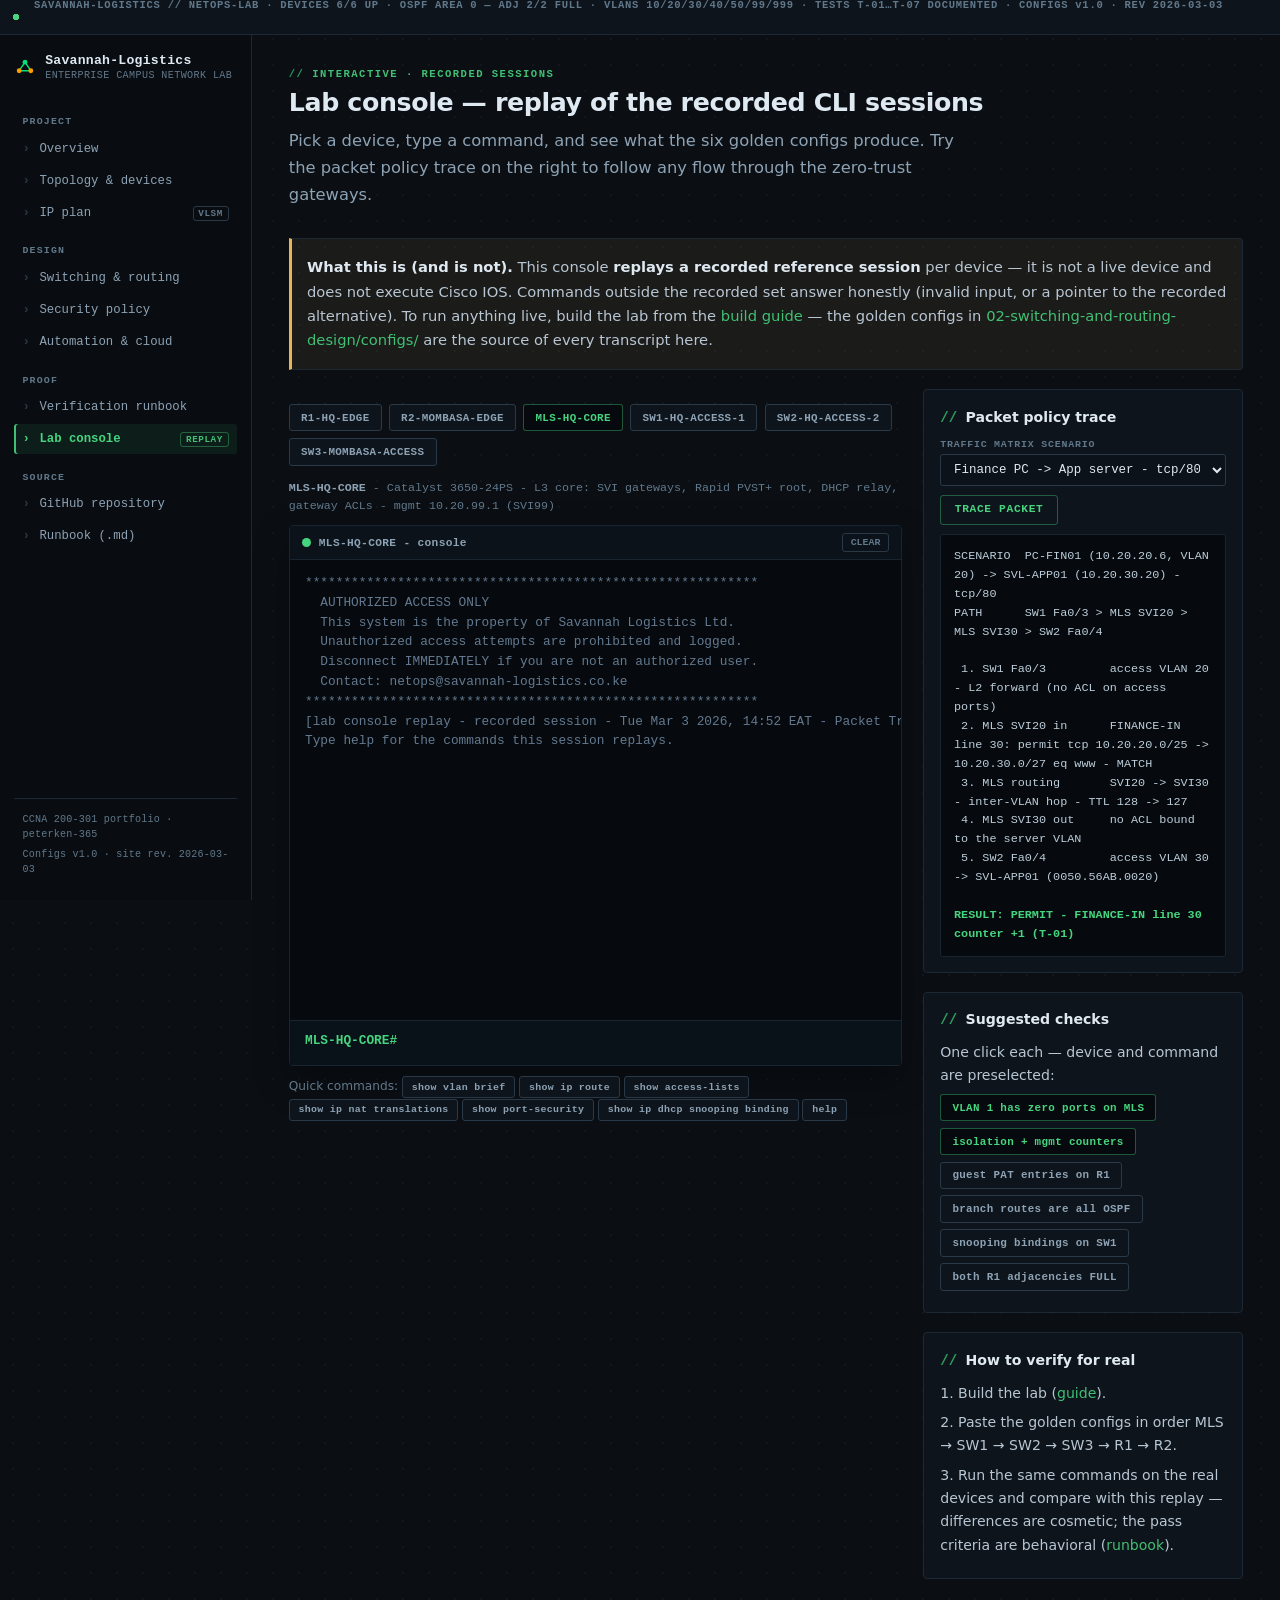
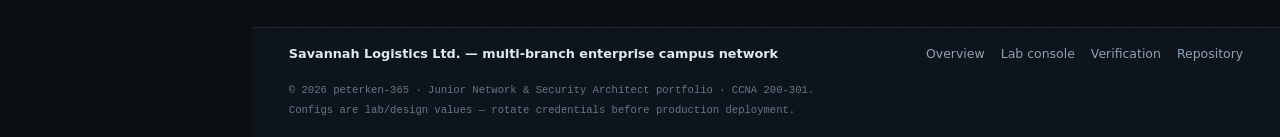
<file: lab.html>
<!DOCTYPE html>
<html lang="en">
<head>
<meta charset="UTF-8">
<meta name="viewport" content="width=device-width, initial-scale=1.0">
<title>Lab Console (replay) — Savannah Logistics Campus Network Lab</title>
<meta name="description" content="Interactive replay of the recorded CLI sessions from the Savannah Logistics lab: pick a device, run show commands, compare outputs, and trace packets through the zero-trust policy.">
<link rel="icon" type="image/svg+xml" href="favicon.svg">
<link rel="stylesheet" href="styles.css">
</head>
<body>
<a class="skip-link" href="#main">Skip to content</a>
<div class="shell">
  <aside class="sidebar" id="sidebar">
    <a class="side-brand" href="index.html">
      <svg width="22" height="22" viewBox="0 0 64 64" fill="none" xmlns="http://www.w3.org/2000/svg" aria-hidden="true"><path d="M32 15 L15 40 M32 15 L49 40 M15 40 L49 40" stroke="#0e7c4a" stroke-width="4" stroke-linecap="round"/><circle cx="32" cy="15" r="7" fill="#0e7c4a"/><circle cx="15" cy="40" r="7" fill="#8a5a00"/><circle cx="49" cy="40" r="7" fill="#8a5a00"/></svg>
      <span><span class="t1">Savannah-Logistics</span><span class="t2">enterprise campus network lab</span></span>
    </a>
    <nav class="side-nav" aria-label="Primary navigation">
      <p class="navlabel">Project</p>
      <a href="index.html">Overview</a>
      <a href="topology.html">Topology &amp; devices</a>
      <a href="ip-plan.html">IP plan <span class="n">VLSM</span></a>
      <p class="navlabel">Design</p>
      <a href="switching-routing.html">Switching &amp; routing</a>
      <a href="security.html">Security policy</a>
      <a href="automation.html">Automation &amp; cloud</a>
      <p class="navlabel">Proof</p>
      <a href="verification.html">Verification runbook</a>
      <a href="lab.html">Lab console <span class="n">replay</span></a>
      <p class="navlabel">Source</p>
      <a href="https://github.com/peterken-365/Multi-Branch-Enterprise-Campus-Network-Design-Zero-Trust-Segmentation-WAN-Architecture" target="_blank" rel="noopener">GitHub repository</a>
      <a href="05-verification-evidence/verification_report.md" target="_blank" rel="noopener">Runbook (.md)</a>
    </nav>
    <div class="side-foot">
      <p>CCNA 200-301 portfolio · peterken-365</p>
      <p>Configs v1.0 · site rev. 2026-03-03</p>
    </div>
  </aside>
  <div class="content-col">
    <div class="topbar">
      <button class="nav-toggle" aria-label="Toggle navigation" aria-expanded="false" aria-controls="sidebar"><span></span><span></span><span></span></button>
      <span class="topbar-title">Lab console</span>
      <a class="topbar-gh" href="https://github.com/peterken-365/Multi-Branch-Enterprise-Campus-Network-Design-Zero-Trust-Segmentation-WAN-Architecture" target="_blank" rel="noopener">GitHub</a>
    </div>
    <main id="main" class="docs">
      <div class="page-head">
        <p class="kicker">Interactive · recorded sessions</p>
        <h1>Lab console — replay of the recorded CLI sessions</h1>
        <p class="lede">Pick a device, type a command, and see what the six golden configs produce. Try the packet policy trace on the right to follow any flow through the zero-trust gateways.</p>
      </div>

      <div class="callout warn">
        <p><span class="ttl">What this is (and is not).</span> This console <b>replays a recorded reference session</b> per device — it is not a live device and does not execute Cisco IOS. Commands outside the recorded set answer honestly (invalid input, or a pointer to the recorded alternative). To run anything live, build the lab from the <a href="01-topology-and-ip-plan/packet-tracer-build-guide.md" target="_blank" rel="noopener">build guide</a> — the golden configs in <a href="https://github.com/peterken-365/Multi-Branch-Enterprise-Campus-Network-Design-Zero-Trust-Segmentation-WAN-Architecture/tree/main/02-switching-and-routing-design/configs" target="_blank" rel="noopener">02-switching-and-routing-design/configs/</a> are the source of every transcript here.</p>
      </div>

      <div class="lab-grid">
        <div>
          <div class="devstrip" role="group" aria-label="Select device">
            <button class="dev-btn" data-dev="R1-HQ-EDGE">R1-HQ-EDGE</button>
            <button class="dev-btn" data-dev="R2-MOMBASA-EDGE">R2-MOMBASA-EDGE</button>
            <button class="dev-btn" data-dev="MLS-HQ-CORE">MLS-HQ-CORE</button>
            <button class="dev-btn" data-dev="SW1-HQ-ACCESS-1">SW1-HQ-ACCESS-1</button>
            <button class="dev-btn" data-dev="SW2-HQ-ACCESS-2">SW2-HQ-ACCESS-2</button>
            <button class="dev-btn" data-dev="SW3-MOMBASA-ACCESS">SW3-MOMBASA-ACCESS</button>
          </div>
          <p class="dev-meta" id="devMeta"><b>MLS-HQ-CORE</b> — Catalyst 3650-24PS — L3 core: SVI gateways, Rapid PVST+ root, DHCP relay, gateway ACLs — mgmt 10.20.99.1 (SVI99)</p>
          <div class="term-window">
            <div class="term-bar">
              <i aria-hidden="true"></i>
              <span class="t-name" id="termName">MLS-HQ-CORE — console</span>
              <button id="termClear" class="t-clear" type="button">clear</button>
            </div>
            <div class="term-out" id="termOut" aria-live="polite"></div>
            <div class="term-input-row">
              <span class="tp" id="termPrompt">MLS-HQ-CORE#</span>
              <input id="termIn" type="text" autocomplete="off" spellcheck="false" aria-label="Type a command to replay">
            </div>
          </div>
          <p class="term-hints">Quick commands:
            <button class="dev-btn" data-cmd="show vlan brief">show vlan brief</button>
            <button class="dev-btn" data-cmd="show ip route">show ip route</button>
            <button class="dev-btn" data-cmd="show access-lists">show access-lists</button>
            <button class="dev-btn" data-cmd="show ip nat translations">show ip nat translations</button>
            <button class="dev-btn" data-cmd="show port-security">show port-security</button>
            <button class="dev-btn" data-cmd="show ip dhcp snooping binding">show ip dhcp snooping binding</button>
            <button class="dev-btn" data-cmd="help">help</button>
          </p>
        </div>

        <div class="lab-side">
          <div class="panel">
            <h3>Packet policy trace</h3>
            <div class="field">
              <label for="flowSel">Traffic matrix scenario</label>
              <select id="flowSel" aria-label="Traffic matrix scenario"></select>
            </div>
            <button id="flowBtn" class="btn" type="button">Trace packet</button>
            <div class="flow-out" id="flowOut" aria-live="polite"></div>
          </div>

          <div class="panel">
            <h3>Suggested checks</h3>
            <p>One click each — device and command are preselected:</p>
            <p><button class="dev-btn" data-dev="MLS-HQ-CORE" data-cmd="show vlan brief">VLAN 1 has zero ports on MLS</button></p>
            <p><button class="dev-btn" data-dev="MLS-HQ-CORE" data-cmd="show access-lists">isolation + mgmt counters</button></p>
            <p><button class="dev-btn" data-dev="R1-HQ-EDGE" data-cmd="show ip nat translations">guest PAT entries on R1</button></p>
            <p><button class="dev-btn" data-dev="R2-MOMBASA-EDGE" data-cmd="show ip route">branch routes are all OSPF</button></p>
            <p><button class="dev-btn" data-dev="SW1-HQ-ACCESS-1" data-cmd="show ip dhcp snooping binding">snooping bindings on SW1</button></p>
            <p><button class="dev-btn" data-dev="R1-HQ-EDGE" data-cmd="show ip ospf neighbor">both R1 adjacencies FULL</button></p>
          </div>

          <div class="panel">
            <h3>How to verify for real</h3>
            <p>1. Build the lab (<a href="01-topology-and-ip-plan/packet-tracer-build-guide.md" target="_blank" rel="noopener">guide</a>).</p>
            <p>2. Paste the golden configs in order MLS → SW1 → SW2 → SW3 → R1 → R2.</p>
            <p>3. Run the same commands on the real devices and compare with this replay — differences are cosmetic; the pass criteria are behavioral (<a href="verification.html">runbook</a>).</p>
          </div>
        </div>
      </div>
    </main>
    <footer class="site-footer">
      <div class="footer-inner">
        <p class="f-title">Savannah Logistics Ltd. — multi-branch enterprise campus network</p>
        <nav aria-label="Footer navigation">
          <a href="index.html">Overview</a>
          <a href="lab.html">Lab console</a>
          <a href="verification.html">Verification</a>
          <a href="https://github.com/peterken-365/Multi-Branch-Enterprise-Campus-Network-Design-Zero-Trust-Segmentation-WAN-Architecture" target="_blank" rel="noopener">Repository</a>
        </nav>
      </div>
      <div class="footer-base">
        <p>© <span data-year>2026</span> peterken-365 · Junior Network &amp; Security Architect portfolio · CCNA 200-301.</p>
        <p>Configs are lab/design values — rotate credentials before production deployment.</p>
      </div>
    </footer>
  </div>
</div>
<script src="script.js"></script>
</body>
</html>
</file>
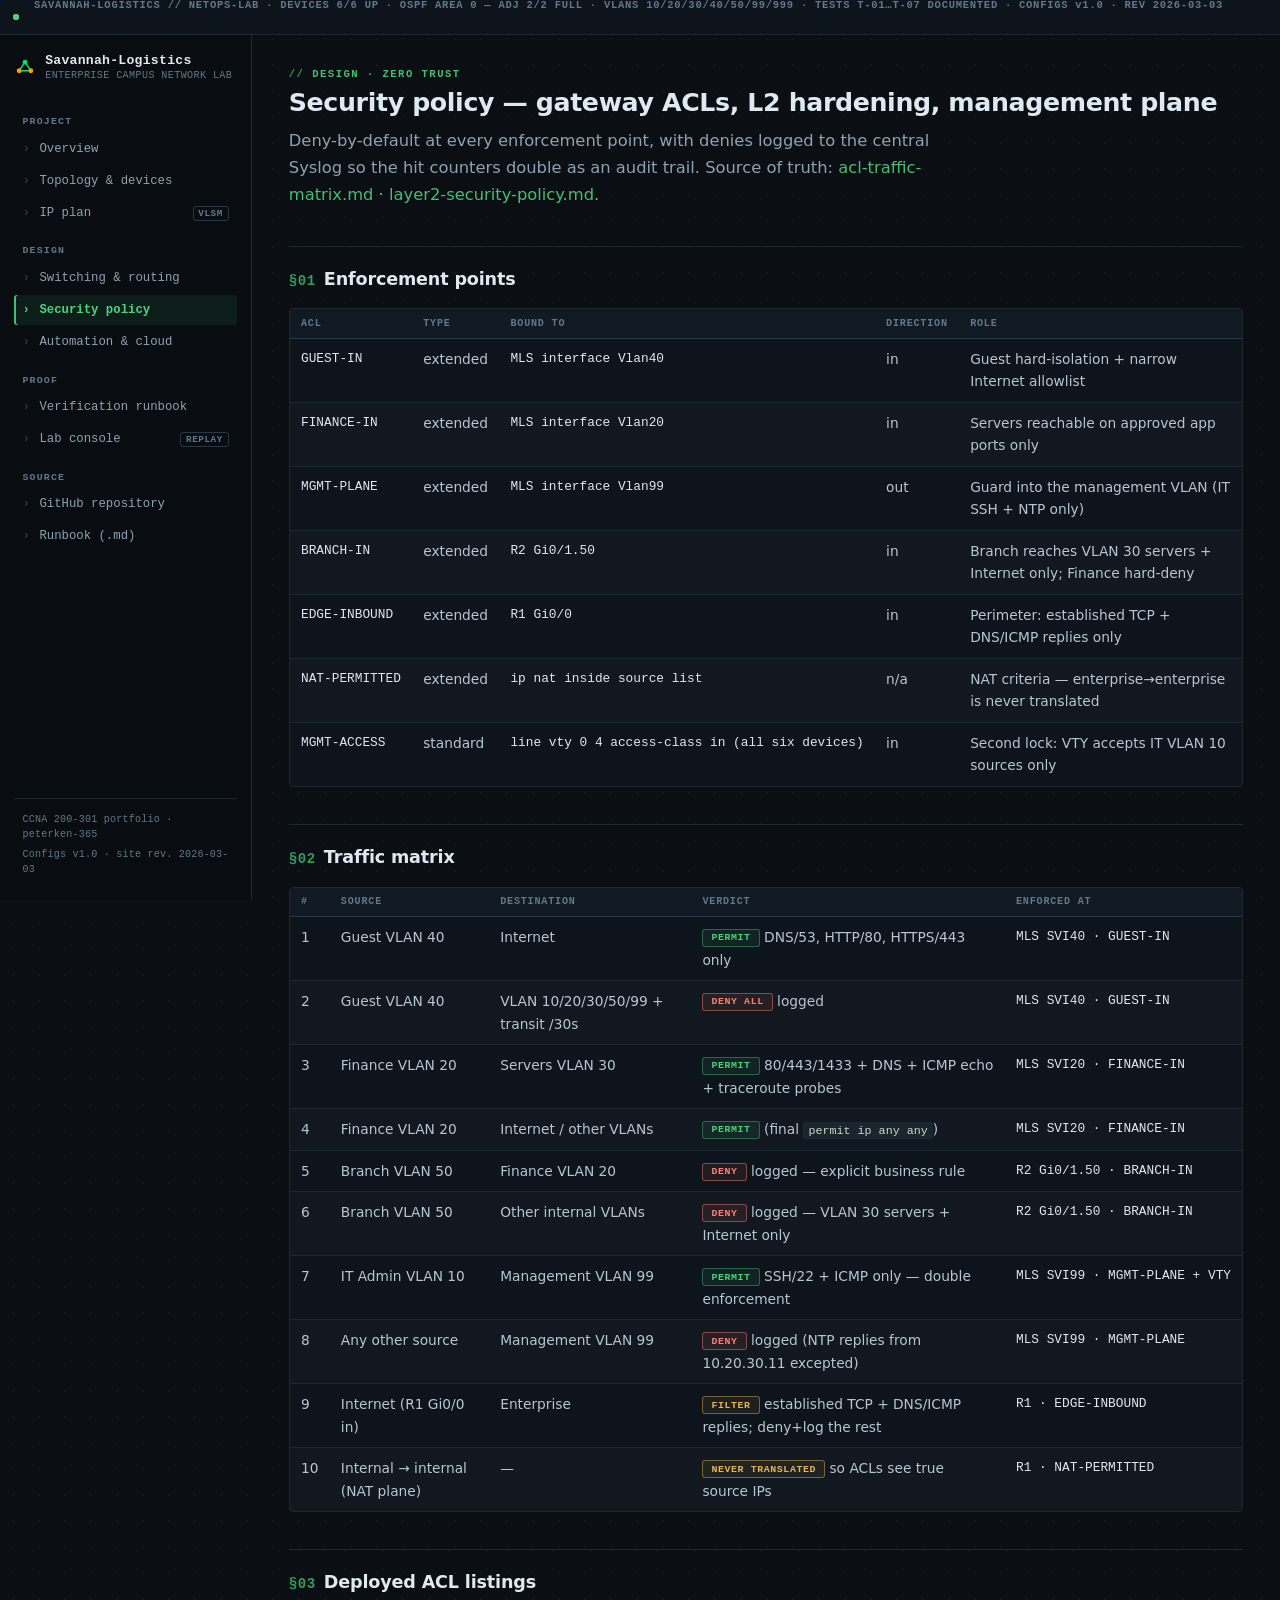
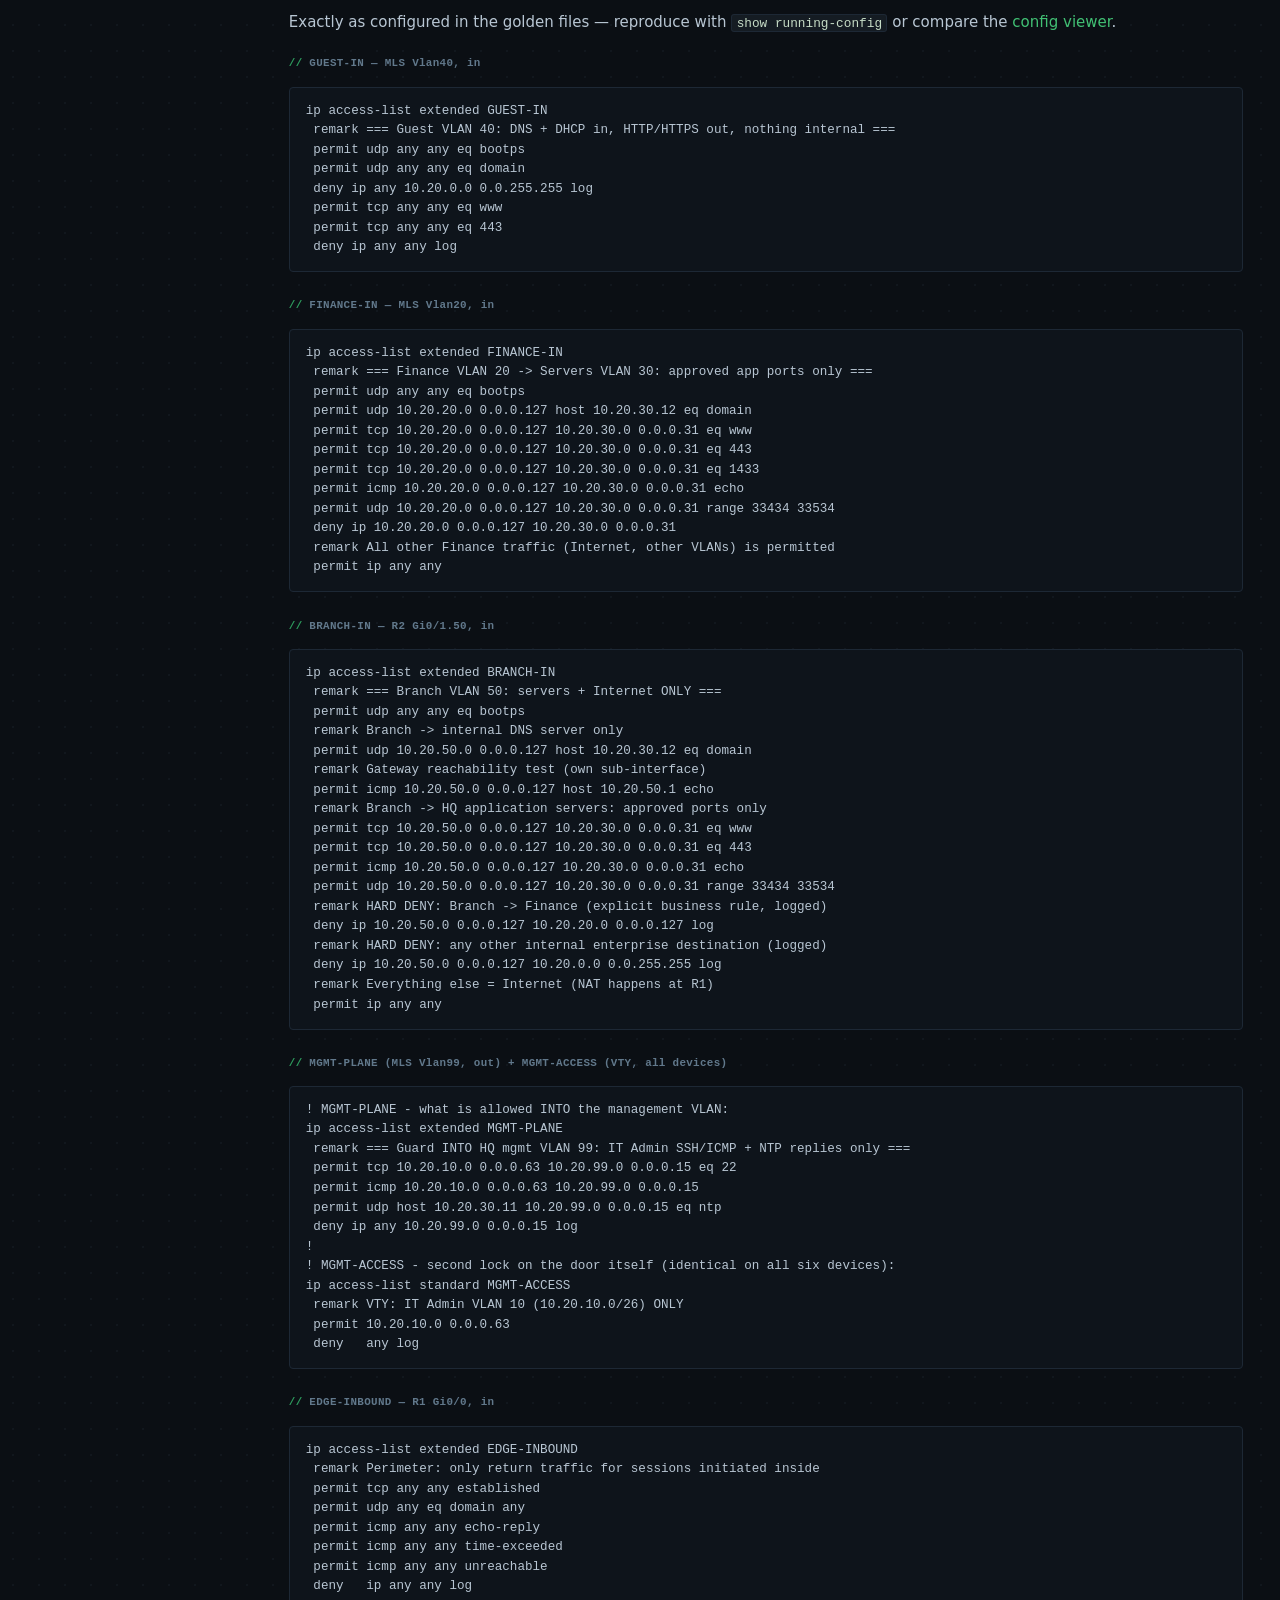
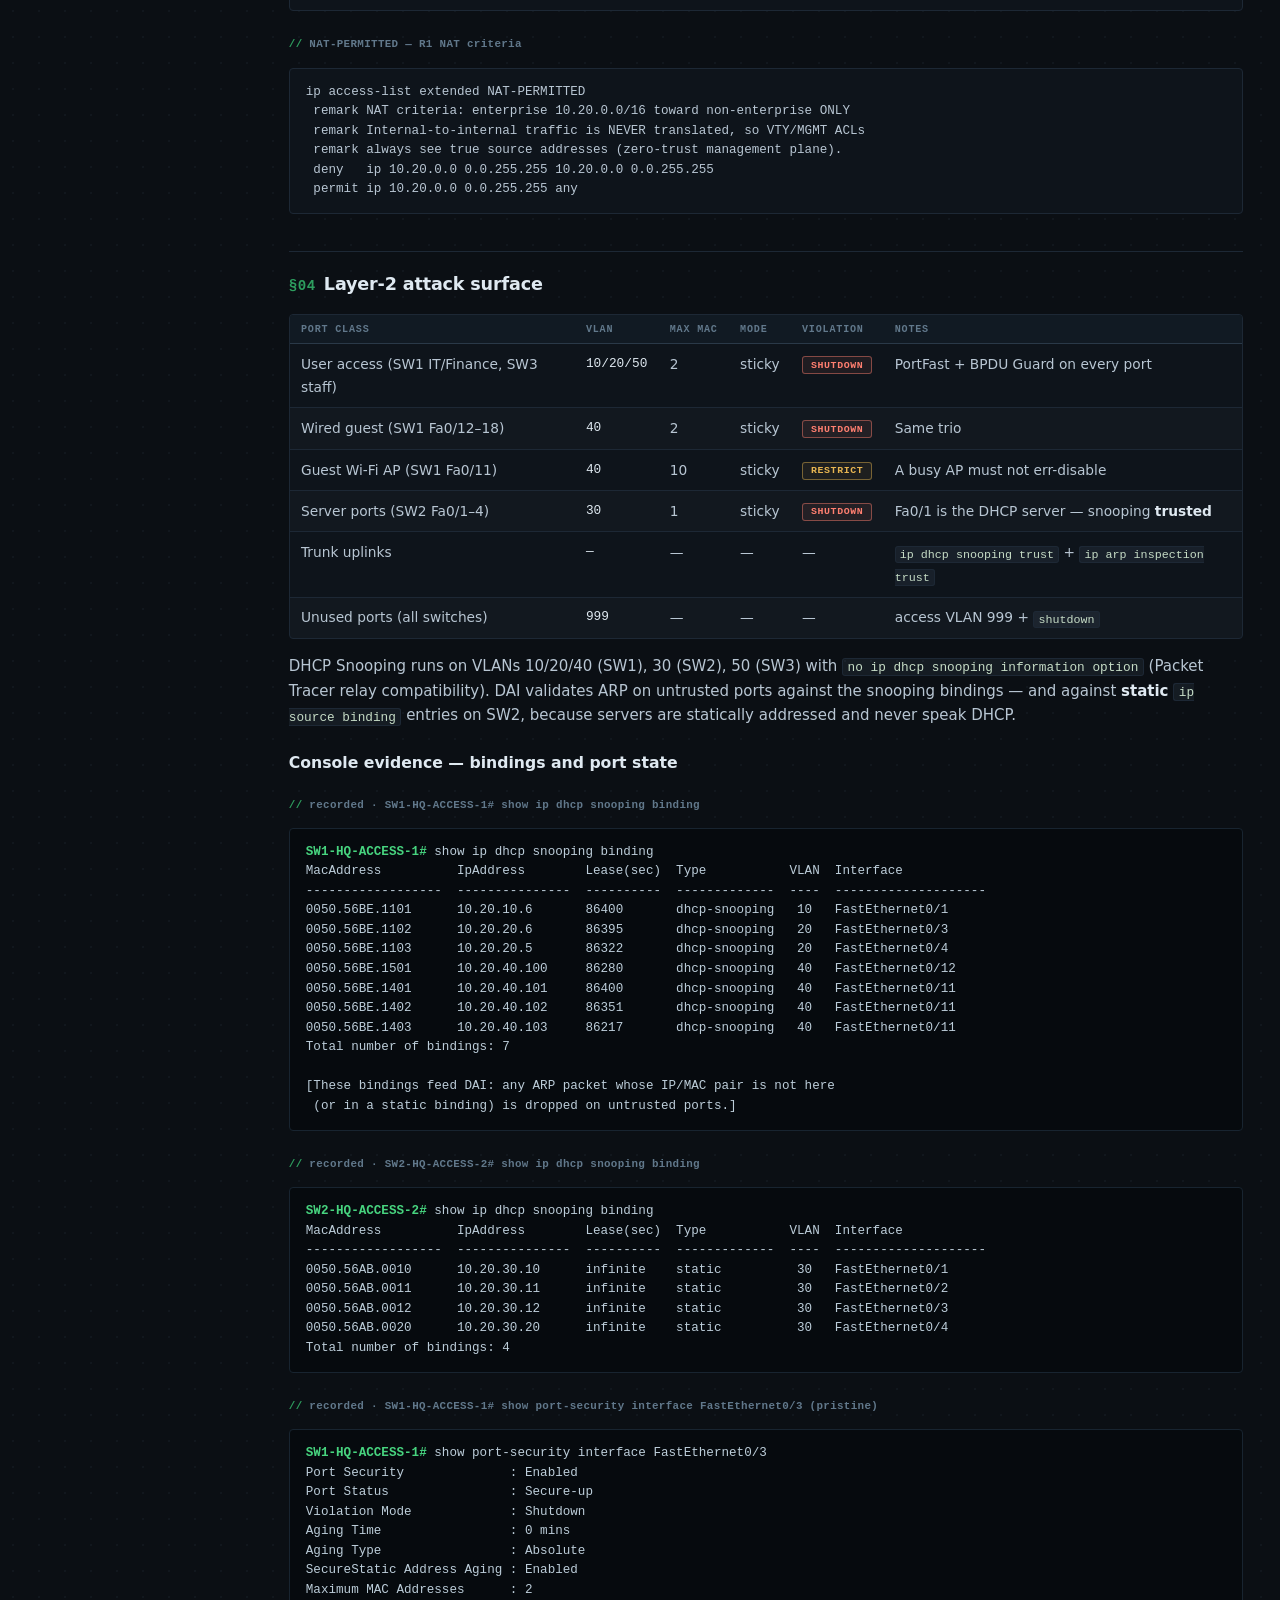
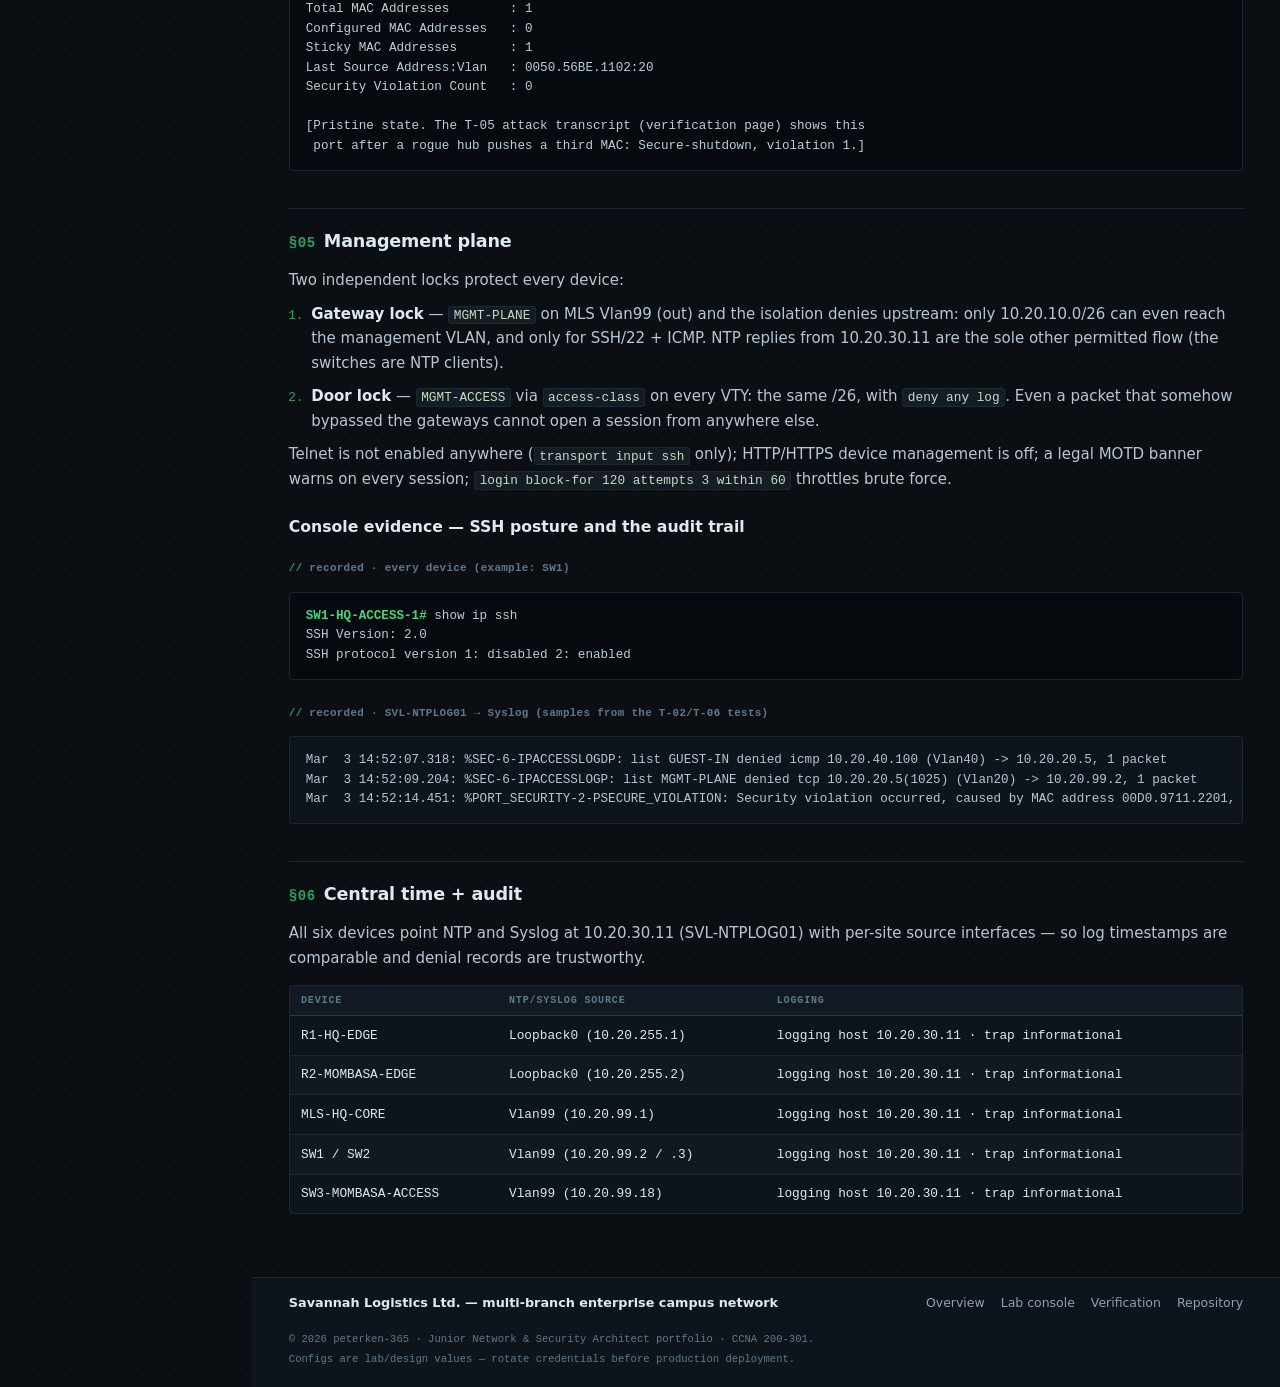
<file: security.html>
<!DOCTYPE html>
<html lang="en">
<head>
<meta charset="UTF-8">
<meta name="viewport" content="width=device-width, initial-scale=1.0">
<title>Zero-Trust Security Policy — Savannah Logistics Campus Network Lab</title>
<meta name="description" content="ACL traffic matrix, Layer-2 attack surface hardening and management-plane controls for the Savannah Logistics campus lab — with the deployed ACL listings and recorded evidence.">
<link rel="icon" type="image/svg+xml" href="favicon.svg">
<link rel="stylesheet" href="styles.css">
</head>
<body>
<a class="skip-link" href="#main">Skip to content</a>
<div class="shell">
  <aside class="sidebar" id="sidebar">
    <a class="side-brand" href="index.html">
      <svg width="22" height="22" viewBox="0 0 64 64" fill="none" xmlns="http://www.w3.org/2000/svg" aria-hidden="true"><path d="M32 15 L15 40 M32 15 L49 40 M15 40 L49 40" stroke="#0e7c4a" stroke-width="4" stroke-linecap="round"/><circle cx="32" cy="15" r="7" fill="#0e7c4a"/><circle cx="15" cy="40" r="7" fill="#8a5a00"/><circle cx="49" cy="40" r="7" fill="#8a5a00"/></svg>
      <span><span class="t1">Savannah-Logistics</span><span class="t2">enterprise campus network lab</span></span>
    </a>
    <nav class="side-nav" aria-label="Primary navigation">
      <p class="navlabel">Project</p>
      <a href="index.html">Overview</a>
      <a href="topology.html">Topology &amp; devices</a>
      <a href="ip-plan.html">IP plan <span class="n">VLSM</span></a>
      <p class="navlabel">Design</p>
      <a href="switching-routing.html">Switching &amp; routing</a>
      <a href="security.html">Security policy</a>
      <a href="automation.html">Automation &amp; cloud</a>
      <p class="navlabel">Proof</p>
      <a href="verification.html">Verification runbook</a>
      <a href="lab.html">Lab console <span class="n">replay</span></a>
      <p class="navlabel">Source</p>
      <a href="https://github.com/peterken-365/Multi-Branch-Enterprise-Campus-Network-Design-Zero-Trust-Segmentation-WAN-Architecture" target="_blank" rel="noopener">GitHub repository</a>
      <a href="05-verification-evidence/verification_report.md" target="_blank" rel="noopener">Runbook (.md)</a>
    </nav>
    <div class="side-foot">
      <p>CCNA 200-301 portfolio · peterken-365</p>
      <p>Configs v1.0 · site rev. 2026-03-03</p>
    </div>
  </aside>
  <div class="content-col">
    <div class="topbar">
      <button class="nav-toggle" aria-label="Toggle navigation" aria-expanded="false" aria-controls="sidebar"><span></span><span></span><span></span></button>
      <span class="topbar-title">Security policy</span>
      <a class="topbar-gh" href="https://github.com/peterken-365/Multi-Branch-Enterprise-Campus-Network-Design-Zero-Trust-Segmentation-WAN-Architecture" target="_blank" rel="noopener">GitHub</a>
    </div>
    <main id="main" class="docs">
      <div class="page-head">
        <p class="kicker">Design · zero trust</p>
        <h1>Security policy — gateway ACLs, L2 hardening, management plane</h1>
        <p class="lede">Deny-by-default at every enforcement point, with denies logged to the central Syslog so the hit counters double as an audit trail. Source of truth: <a href="03-network-security-policy/acl-traffic-matrix.md" target="_blank" rel="noopener">acl-traffic-matrix.md</a> · <a href="03-network-security-policy/layer2-security-policy.md" target="_blank" rel="noopener">layer2-security-policy.md</a>.</p>
      </div>

      <h2>Enforcement points</h2>
      <div class="table-wrap">
        <table>
          <thead><tr><th>ACL</th><th>Type</th><th>Bound to</th><th>Direction</th><th>Role</th></tr></thead>
          <tbody>
            <tr><td class="td-mono">GUEST-IN</td><td>extended</td><td class="td-mono">MLS interface Vlan40</td><td>in</td><td>Guest hard-isolation + narrow Internet allowlist</td></tr>
            <tr><td class="td-mono">FINANCE-IN</td><td>extended</td><td class="td-mono">MLS interface Vlan20</td><td>in</td><td>Servers reachable on approved app ports only</td></tr>
            <tr><td class="td-mono">MGMT-PLANE</td><td>extended</td><td class="td-mono">MLS interface Vlan99</td><td>out</td><td>Guard into the management VLAN (IT SSH + NTP only)</td></tr>
            <tr><td class="td-mono">BRANCH-IN</td><td>extended</td><td class="td-mono">R2 Gi0/1.50</td><td>in</td><td>Branch reaches VLAN 30 servers + Internet only; Finance hard-deny</td></tr>
            <tr><td class="td-mono">EDGE-INBOUND</td><td>extended</td><td class="td-mono">R1 Gi0/0</td><td>in</td><td>Perimeter: established TCP + DNS/ICMP replies only</td></tr>
            <tr><td class="td-mono">NAT-PERMITTED</td><td>extended</td><td class="td-mono">ip nat inside source list</td><td>n/a</td><td>NAT criteria — enterprise→enterprise is never translated</td></tr>
            <tr><td class="td-mono">MGMT-ACCESS</td><td>standard</td><td class="td-mono">line vty 0 4 access-class in (all six devices)</td><td>in</td><td>Second lock: VTY accepts IT VLAN 10 sources only</td></tr>
          </tbody>
        </table>
      </div>

      <h2>Traffic matrix</h2>
      <div class="table-wrap">
        <table>
          <thead><tr><th>#</th><th>Source</th><th>Destination</th><th>Verdict</th><th>Enforced at</th></tr></thead>
          <tbody>
            <tr><td>1</td><td>Guest VLAN 40</td><td>Internet</td><td><span class="chip pass">PERMIT</span> DNS/53, HTTP/80, HTTPS/443 only</td><td class="td-mono">MLS SVI40 · GUEST-IN</td></tr>
            <tr><td>2</td><td>Guest VLAN 40</td><td>VLAN 10/20/30/50/99 + transit /30s</td><td><span class="chip drop">DENY ALL</span> logged</td><td class="td-mono">MLS SVI40 · GUEST-IN</td></tr>
            <tr><td>3</td><td>Finance VLAN 20</td><td>Servers VLAN 30</td><td><span class="chip pass">PERMIT</span> 80/443/1433 + DNS + ICMP echo + traceroute probes</td><td class="td-mono">MLS SVI20 · FINANCE-IN</td></tr>
            <tr><td>4</td><td>Finance VLAN 20</td><td>Internet / other VLANs</td><td><span class="chip pass">PERMIT</span> (final <code>permit ip any any</code>)</td><td class="td-mono">MLS SVI20 · FINANCE-IN</td></tr>
            <tr><td>5</td><td>Branch VLAN 50</td><td>Finance VLAN 20</td><td><span class="chip drop">DENY</span> logged — explicit business rule</td><td class="td-mono">R2 Gi0/1.50 · BRANCH-IN</td></tr>
            <tr><td>6</td><td>Branch VLAN 50</td><td>Other internal VLANs</td><td><span class="chip drop">DENY</span> logged — VLAN 30 servers + Internet only</td><td class="td-mono">R2 Gi0/1.50 · BRANCH-IN</td></tr>
            <tr><td>7</td><td>IT Admin VLAN 10</td><td>Management VLAN 99</td><td><span class="chip pass">PERMIT</span> SSH/22 + ICMP only — double enforcement</td><td class="td-mono">MLS SVI99 · MGMT-PLANE + VTY</td></tr>
            <tr><td>8</td><td>Any other source</td><td>Management VLAN 99</td><td><span class="chip drop">DENY</span> logged (NTP replies from 10.20.30.11 excepted)</td><td class="td-mono">MLS SVI99 · MGMT-PLANE</td></tr>
            <tr><td>9</td><td>Internet (R1 Gi0/0 in)</td><td>Enterprise</td><td><span class="chip info">FILTER</span> established TCP + DNS/ICMP replies; deny+log the rest</td><td class="td-mono">R1 · EDGE-INBOUND</td></tr>
            <tr><td>10</td><td>Internal → internal (NAT plane)</td><td>—</td><td><span class="chip info">NEVER TRANSLATED</span> so ACLs see true source IPs</td><td class="td-mono">R1 · NAT-PERMITTED</td></tr>
          </tbody>
        </table>
      </div>

      <h2>Deployed ACL listings</h2>
      <p>Exactly as configured in the golden files — reproduce with <code>show running-config</code> or compare the <a href="switching-routing.html">config viewer</a>.</p>

      <span class="cli-label">GUEST-IN — MLS Vlan40, in</span>
      <pre class="code">ip access-list extended GUEST-IN
 remark === Guest VLAN 40: DNS + DHCP in, HTTP/HTTPS out, nothing internal ===
 permit udp any any eq bootps
 permit udp any any eq domain
 deny ip any 10.20.0.0 0.0.255.255 log
 permit tcp any any eq www
 permit tcp any any eq 443
 deny ip any any log</pre>

      <span class="cli-label">FINANCE-IN — MLS Vlan20, in</span>
      <pre class="code">ip access-list extended FINANCE-IN
 remark === Finance VLAN 20 -&gt; Servers VLAN 30: approved app ports only ===
 permit udp any any eq bootps
 permit udp 10.20.20.0 0.0.0.127 host 10.20.30.12 eq domain
 permit tcp 10.20.20.0 0.0.0.127 10.20.30.0 0.0.0.31 eq www
 permit tcp 10.20.20.0 0.0.0.127 10.20.30.0 0.0.0.31 eq 443
 permit tcp 10.20.20.0 0.0.0.127 10.20.30.0 0.0.0.31 eq 1433
 permit icmp 10.20.20.0 0.0.0.127 10.20.30.0 0.0.0.31 echo
 permit udp 10.20.20.0 0.0.0.127 10.20.30.0 0.0.0.31 range 33434 33534
 deny ip 10.20.20.0 0.0.0.127 10.20.30.0 0.0.0.31
 remark All other Finance traffic (Internet, other VLANs) is permitted
 permit ip any any</pre>

      <span class="cli-label">BRANCH-IN — R2 Gi0/1.50, in</span>
      <pre class="code">ip access-list extended BRANCH-IN
 remark === Branch VLAN 50: servers + Internet ONLY ===
 permit udp any any eq bootps
 remark Branch -&gt; internal DNS server only
 permit udp 10.20.50.0 0.0.0.127 host 10.20.30.12 eq domain
 remark Gateway reachability test (own sub-interface)
 permit icmp 10.20.50.0 0.0.0.127 host 10.20.50.1 echo
 remark Branch -&gt; HQ application servers: approved ports only
 permit tcp 10.20.50.0 0.0.0.127 10.20.30.0 0.0.0.31 eq www
 permit tcp 10.20.50.0 0.0.0.127 10.20.30.0 0.0.0.31 eq 443
 permit icmp 10.20.50.0 0.0.0.127 10.20.30.0 0.0.0.31 echo
 permit udp 10.20.50.0 0.0.0.127 10.20.30.0 0.0.0.31 range 33434 33534
 remark HARD DENY: Branch -&gt; Finance (explicit business rule, logged)
 deny ip 10.20.50.0 0.0.0.127 10.20.20.0 0.0.0.127 log
 remark HARD DENY: any other internal enterprise destination (logged)
 deny ip 10.20.50.0 0.0.0.127 10.20.0.0 0.0.255.255 log
 remark Everything else = Internet (NAT happens at R1)
 permit ip any any</pre>

      <span class="cli-label">MGMT-PLANE (MLS Vlan99, out) + MGMT-ACCESS (VTY, all devices)</span>
      <pre class="code">! MGMT-PLANE - what is allowed INTO the management VLAN:
ip access-list extended MGMT-PLANE
 remark === Guard INTO HQ mgmt VLAN 99: IT Admin SSH/ICMP + NTP replies only ===
 permit tcp 10.20.10.0 0.0.0.63 10.20.99.0 0.0.0.15 eq 22
 permit icmp 10.20.10.0 0.0.0.63 10.20.99.0 0.0.0.15
 permit udp host 10.20.30.11 10.20.99.0 0.0.0.15 eq ntp
 deny ip any 10.20.99.0 0.0.0.15 log
!
! MGMT-ACCESS - second lock on the door itself (identical on all six devices):
ip access-list standard MGMT-ACCESS
 remark VTY: IT Admin VLAN 10 (10.20.10.0/26) ONLY
 permit 10.20.10.0 0.0.0.63
 deny   any log</pre>

      <span class="cli-label">EDGE-INBOUND — R1 Gi0/0, in</span>
      <pre class="code">ip access-list extended EDGE-INBOUND
 remark Perimeter: only return traffic for sessions initiated inside
 permit tcp any any established
 permit udp any eq domain any
 permit icmp any any echo-reply
 permit icmp any any time-exceeded
 permit icmp any any unreachable
 deny   ip any any log</pre>

      <span class="cli-label">NAT-PERMITTED — R1 NAT criteria</span>
      <pre class="code">ip access-list extended NAT-PERMITTED
 remark NAT criteria: enterprise 10.20.0.0/16 toward non-enterprise ONLY
 remark Internal-to-internal traffic is NEVER translated, so VTY/MGMT ACLs
 remark always see true source addresses (zero-trust management plane).
 deny   ip 10.20.0.0 0.0.255.255 10.20.0.0 0.0.255.255
 permit ip 10.20.0.0 0.0.255.255 any</pre>

      <h2>Layer-2 attack surface</h2>
      <div class="table-wrap">
        <table>
          <thead><tr><th>Port class</th><th>VLAN</th><th>Max MAC</th><th>Mode</th><th>Violation</th><th>Notes</th></tr></thead>
          <tbody>
            <tr><td>User access (SW1 IT/Finance, SW3 staff)</td><td class="td-mono">10/20/50</td><td>2</td><td>sticky</td><td><span class="chip drop">shutdown</span></td><td>PortFast + BPDU Guard on every port</td></tr>
            <tr><td>Wired guest (SW1 Fa0/12–18)</td><td class="td-mono">40</td><td>2</td><td>sticky</td><td><span class="chip drop">shutdown</span></td><td>Same trio</td></tr>
            <tr><td>Guest Wi-Fi AP (SW1 Fa0/11)</td><td class="td-mono">40</td><td>10</td><td>sticky</td><td><span class="chip info">restrict</span></td><td>A busy AP must not err-disable</td></tr>
            <tr><td>Server ports (SW2 Fa0/1–4)</td><td class="td-mono">30</td><td>1</td><td>sticky</td><td><span class="chip drop">shutdown</span></td><td>Fa0/1 is the DHCP server — snooping <b>trusted</b></td></tr>
            <tr><td>Trunk uplinks</td><td class="td-mono">—</td><td>—</td><td>—</td><td>—</td><td><code>ip dhcp snooping trust</code> + <code>ip arp inspection trust</code></td></tr>
            <tr><td>Unused ports (all switches)</td><td class="td-mono">999</td><td>—</td><td>—</td><td>—</td><td>access VLAN 999 + <code>shutdown</code></td></tr>
          </tbody>
        </table>
      </div>
      <p>DHCP Snooping runs on VLANs 10/20/40 (SW1), 30 (SW2), 50 (SW3) with <code>no ip dhcp snooping information option</code> (Packet Tracer relay compatibility). DAI validates ARP on untrusted ports against the snooping bindings — and against <b>static</b> <code>ip source binding</code> entries on SW2, because servers are statically addressed and never speak DHCP.</p>

      <h3>Console evidence — bindings and port state</h3>
      <span class="cli-label">recorded · SW1-HQ-ACCESS-1# show ip dhcp snooping binding</span>
      <pre class="cli"><span class="p">SW1-HQ-ACCESS-1#</span> show ip dhcp snooping binding
MacAddress          IpAddress        Lease(sec)  Type           VLAN  Interface
------------------  ---------------  ----------  -------------  ----  --------------------
0050.56BE.1101      10.20.10.6       86400       dhcp-snooping   10   FastEthernet0/1
0050.56BE.1102      10.20.20.6       86395       dhcp-snooping   20   FastEthernet0/3
0050.56BE.1103      10.20.20.5       86322       dhcp-snooping   20   FastEthernet0/4
0050.56BE.1501      10.20.40.100     86280       dhcp-snooping   40   FastEthernet0/12
0050.56BE.1401      10.20.40.101     86400       dhcp-snooping   40   FastEthernet0/11
0050.56BE.1402      10.20.40.102     86351       dhcp-snooping   40   FastEthernet0/11
0050.56BE.1403      10.20.40.103     86217       dhcp-snooping   40   FastEthernet0/11
Total number of bindings: 7

[These bindings feed DAI: any ARP packet whose IP/MAC pair is not here
 (or in a static binding) is dropped on untrusted ports.]</pre>
      <span class="cli-label">recorded · SW2-HQ-ACCESS-2# show ip dhcp snooping binding</span>
      <pre class="cli"><span class="p">SW2-HQ-ACCESS-2#</span> show ip dhcp snooping binding
MacAddress          IpAddress        Lease(sec)  Type           VLAN  Interface
------------------  ---------------  ----------  -------------  ----  --------------------
0050.56AB.0010      10.20.30.10      infinite    static          30   FastEthernet0/1
0050.56AB.0011      10.20.30.11      infinite    static          30   FastEthernet0/2
0050.56AB.0012      10.20.30.12      infinite    static          30   FastEthernet0/3
0050.56AB.0020      10.20.30.20      infinite    static          30   FastEthernet0/4
Total number of bindings: 4</pre>
      <span class="cli-label">recorded · SW1-HQ-ACCESS-1# show port-security interface FastEthernet0/3 (pristine)</span>
      <pre class="cli"><span class="p">SW1-HQ-ACCESS-1#</span> show port-security interface FastEthernet0/3
Port Security              : Enabled
Port Status                : Secure-up
Violation Mode             : Shutdown
Aging Time                 : 0 mins
Aging Type                 : Absolute
SecureStatic Address Aging : Enabled
Maximum MAC Addresses      : 2
Total MAC Addresses        : 1
Configured MAC Addresses   : 0
Sticky MAC Addresses       : 1
Last Source Address:Vlan   : 0050.56BE.1102:20
Security Violation Count   : 0

[Pristine state. The T-05 attack transcript (verification page) shows this
 port after a rogue hub pushes a third MAC: Secure-shutdown, violation 1.]</pre>

      <h2>Management plane</h2>
      <p>Two independent locks protect every device:</p>
      <ol class="note-list">
        <li><b>Gateway lock</b> — <code>MGMT-PLANE</code> on MLS Vlan99 (out) and the isolation denies upstream: only 10.20.10.0/26 can even reach the management VLAN, and only for SSH/22 + ICMP. NTP replies from 10.20.30.11 are the sole other permitted flow (the switches are NTP clients).</li>
        <li><b>Door lock</b> — <code>MGMT-ACCESS</code> via <code>access-class</code> on every VTY: the same /26, with <code>deny any log</code>. Even a packet that somehow bypassed the gateways cannot open a session from anywhere else.</li>
      </ol>
      <p>Telnet is not enabled anywhere (<code>transport input ssh</code> only); HTTP/HTTPS device management is off; a legal MOTD banner warns on every session; <code>login block-for 120 attempts 3 within 60</code> throttles brute force.</p>

      <h3>Console evidence — SSH posture and the audit trail</h3>
      <span class="cli-label">recorded · every device (example: SW1)</span>
      <pre class="cli"><span class="p">SW1-HQ-ACCESS-1#</span> show ip ssh
SSH Version: 2.0
SSH protocol version 1: disabled 2: enabled</pre>
      <span class="cli-label">recorded · SVL-NTPLOG01 → Syslog (samples from the T-02/T-06 tests)</span>
      <pre class="code">Mar  3 14:52:07.318: %SEC-6-IPACCESSLOGDP: list GUEST-IN denied icmp 10.20.40.100 (Vlan40) -&gt; 10.20.20.5, 1 packet
Mar  3 14:52:09.204: %SEC-6-IPACCESSLOGP: list MGMT-PLANE denied tcp 10.20.20.5(1025) (Vlan20) -&gt; 10.20.99.2, 1 packet
Mar  3 14:52:14.451: %PORT_SECURITY-2-PSECURE_VIOLATION: Security violation occurred, caused by MAC address 00D0.9711.2201, on port FastEthernet0/3.</pre>

      <h2>Central time + audit</h2>
      <p>All six devices point NTP and Syslog at 10.20.30.11 (SVL-NTPLOG01) with per-site source interfaces — so log timestamps are comparable and denial records are trustworthy.</p>
      <div class="table-wrap">
        <table>
          <thead><tr><th>Device</th><th>NTP/Syslog source</th><th>Logging</th></tr></thead>
          <tbody>
            <tr><td class="td-mono">R1-HQ-EDGE</td><td class="td-mono">Loopback0 (10.20.255.1)</td><td class="td-mono">logging host 10.20.30.11 · trap informational</td></tr>
            <tr><td class="td-mono">R2-MOMBASA-EDGE</td><td class="td-mono">Loopback0 (10.20.255.2)</td><td class="td-mono">logging host 10.20.30.11 · trap informational</td></tr>
            <tr><td class="td-mono">MLS-HQ-CORE</td><td class="td-mono">Vlan99 (10.20.99.1)</td><td class="td-mono">logging host 10.20.30.11 · trap informational</td></tr>
            <tr><td class="td-mono">SW1 / SW2</td><td class="td-mono">Vlan99 (10.20.99.2 / .3)</td><td class="td-mono">logging host 10.20.30.11 · trap informational</td></tr>
            <tr><td class="td-mono">SW3-MOMBASA-ACCESS</td><td class="td-mono">Vlan99 (10.20.99.18)</td><td class="td-mono">logging host 10.20.30.11 · trap informational</td></tr>
          </tbody>
        </table>
      </div>
    </main>
    <footer class="site-footer">
      <div class="footer-inner">
        <p class="f-title">Savannah Logistics Ltd. — multi-branch enterprise campus network</p>
        <nav aria-label="Footer navigation">
          <a href="index.html">Overview</a>
          <a href="lab.html">Lab console</a>
          <a href="verification.html">Verification</a>
          <a href="https://github.com/peterken-365/Multi-Branch-Enterprise-Campus-Network-Design-Zero-Trust-Segmentation-WAN-Architecture" target="_blank" rel="noopener">Repository</a>
        </nav>
      </div>
      <div class="footer-base">
        <p>© <span data-year>2026</span> peterken-365 · Junior Network &amp; Security Architect portfolio · CCNA 200-301.</p>
        <p>Configs are lab/design values — rotate credentials before production deployment.</p>
      </div>
    </footer>
  </div>
</div>
<script src="script.js"></script>
</body>
</html>
</file>
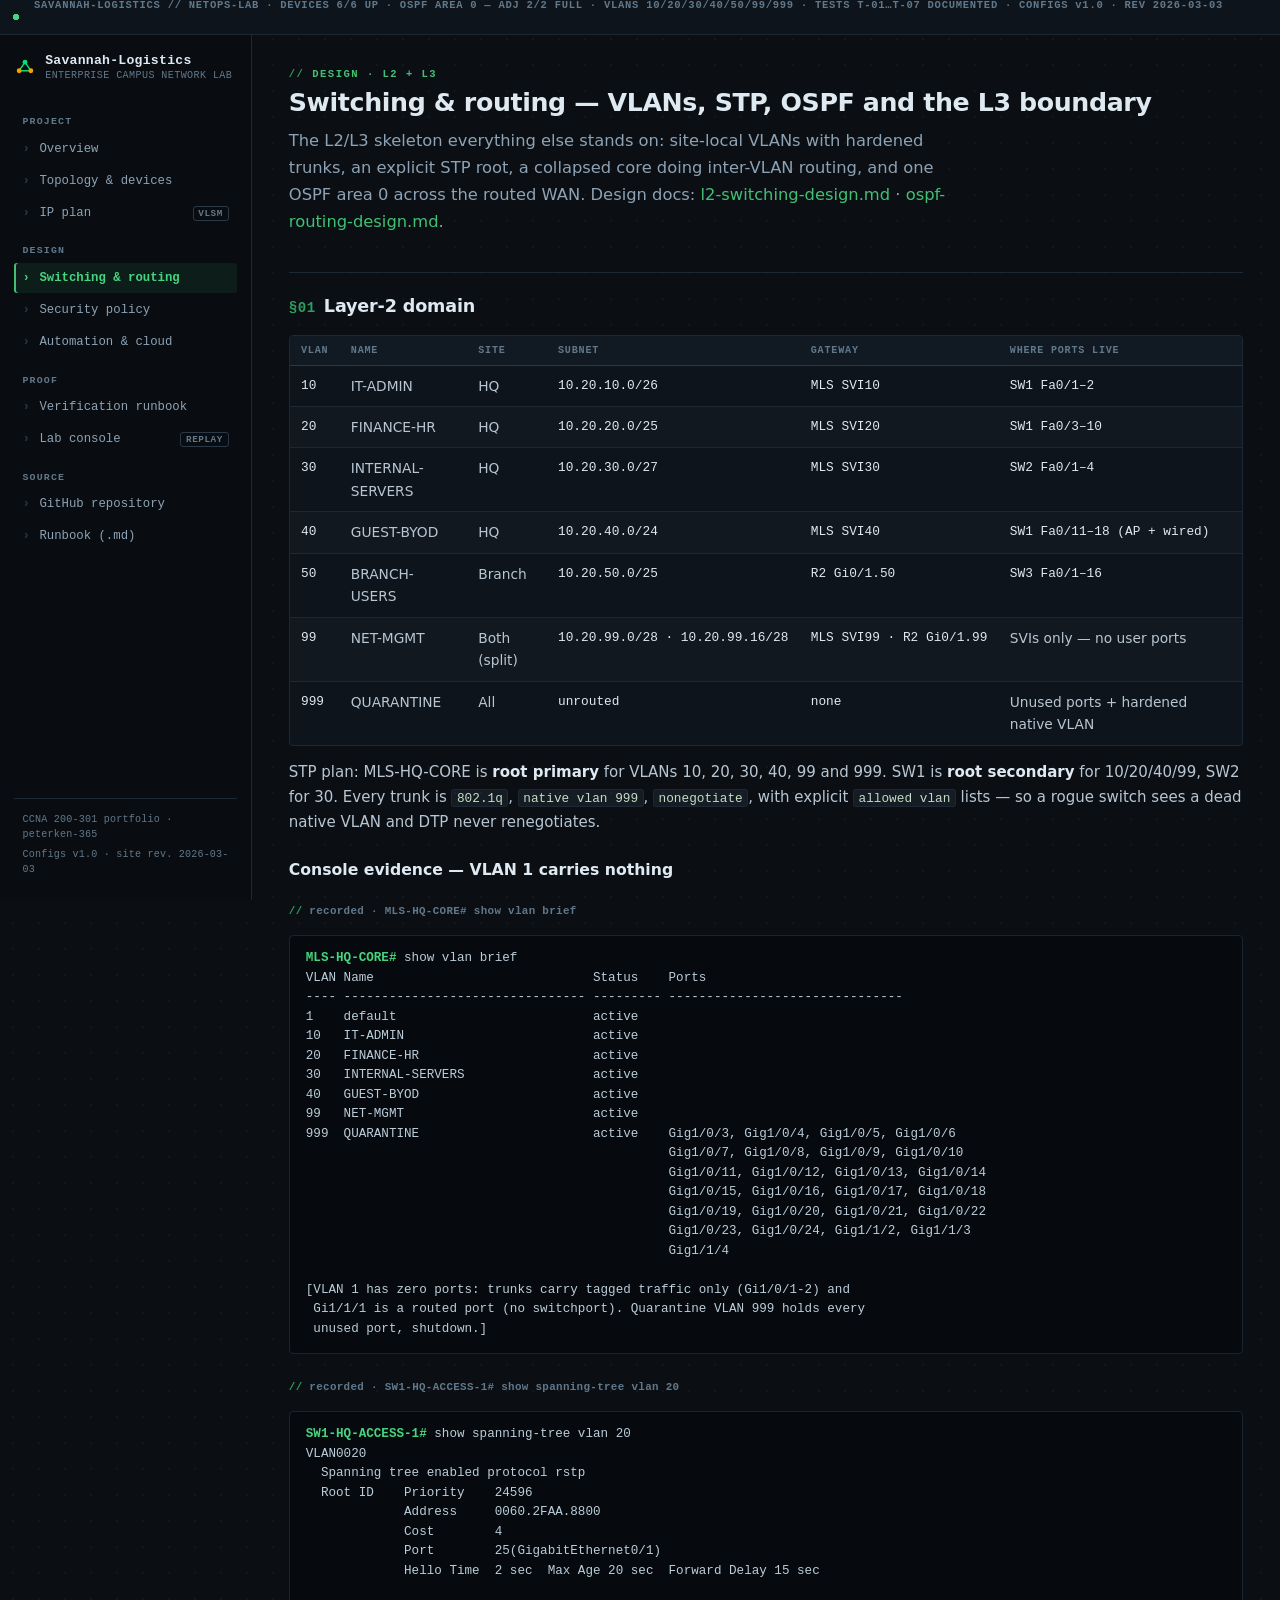
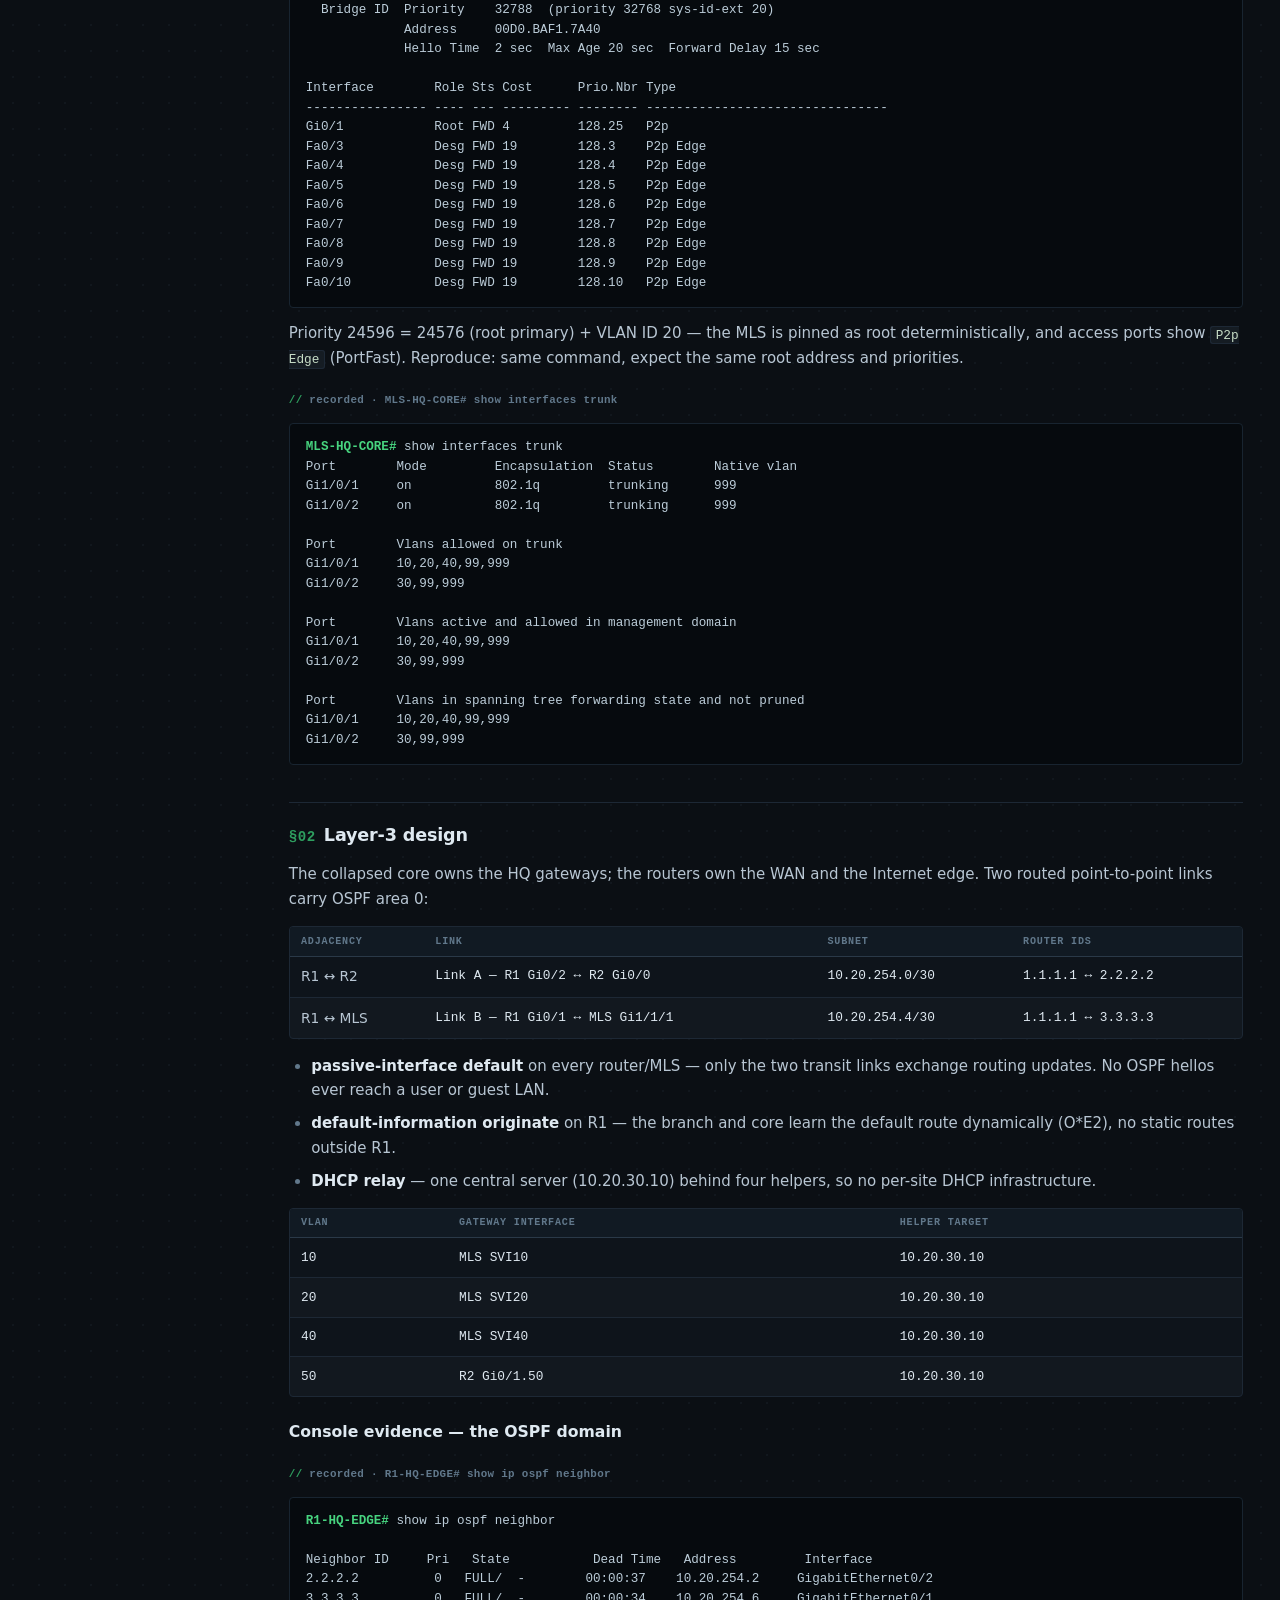
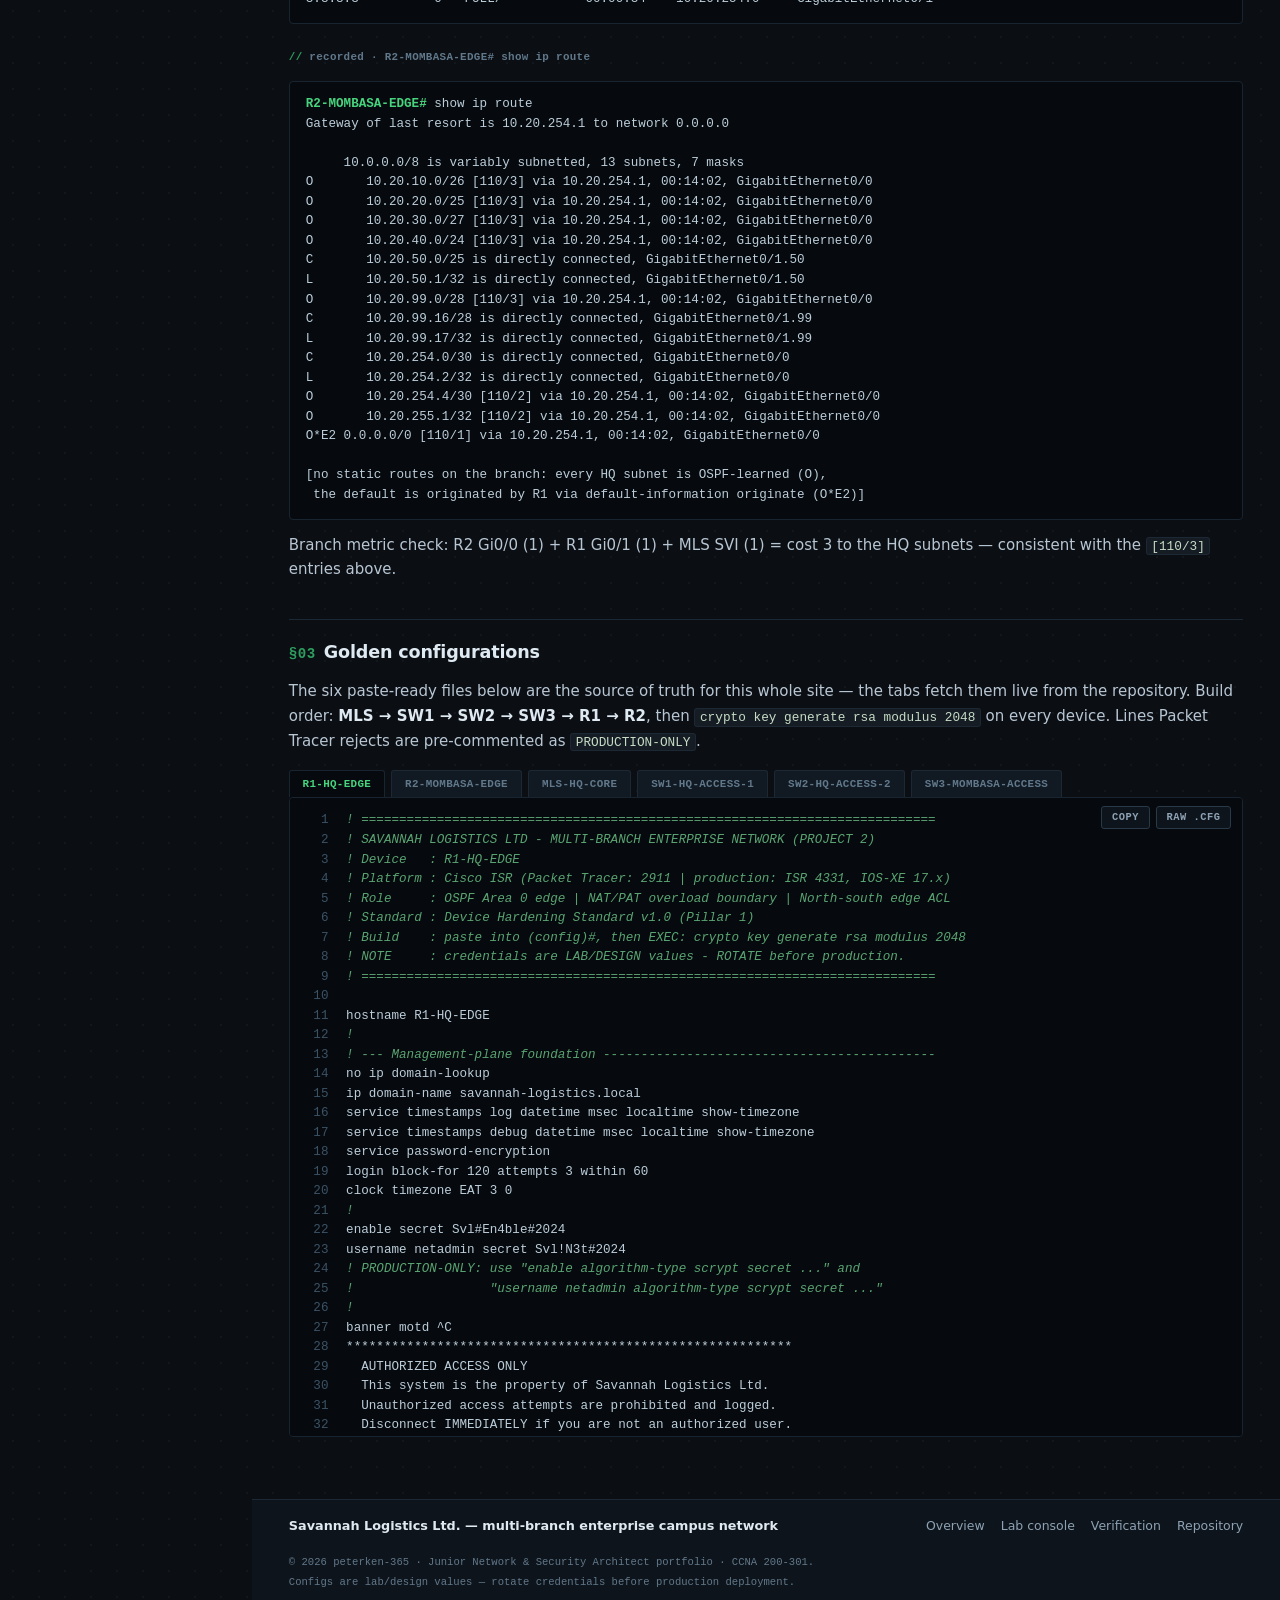
<file: switching-routing.html>
<!DOCTYPE html>
<html lang="en">
<head>
<meta charset="UTF-8">
<meta name="viewport" content="width=device-width, initial-scale=1.0">
<title>Switching &amp; Routing Design — Savannah Logistics Campus Network Lab</title>
<meta name="description" content="VLAN plan, Rapid PVST+ root placement, hardened trunks, OSPF area 0 design and the collapsed-core L3 boundary — with recorded CLI evidence and the six golden device configurations.">
<link rel="icon" type="image/svg+xml" href="favicon.svg">
<link rel="stylesheet" href="styles.css">
</head>
<body>
<a class="skip-link" href="#main">Skip to content</a>
<div class="shell">
  <aside class="sidebar" id="sidebar">
    <a class="side-brand" href="index.html">
      <svg width="22" height="22" viewBox="0 0 64 64" fill="none" xmlns="http://www.w3.org/2000/svg" aria-hidden="true"><path d="M32 15 L15 40 M32 15 L49 40 M15 40 L49 40" stroke="#0e7c4a" stroke-width="4" stroke-linecap="round"/><circle cx="32" cy="15" r="7" fill="#0e7c4a"/><circle cx="15" cy="40" r="7" fill="#8a5a00"/><circle cx="49" cy="40" r="7" fill="#8a5a00"/></svg>
      <span><span class="t1">Savannah-Logistics</span><span class="t2">enterprise campus network lab</span></span>
    </a>
    <nav class="side-nav" aria-label="Primary navigation">
      <p class="navlabel">Project</p>
      <a href="index.html">Overview</a>
      <a href="topology.html">Topology &amp; devices</a>
      <a href="ip-plan.html">IP plan <span class="n">VLSM</span></a>
      <p class="navlabel">Design</p>
      <a href="switching-routing.html">Switching &amp; routing</a>
      <a href="security.html">Security policy</a>
      <a href="automation.html">Automation &amp; cloud</a>
      <p class="navlabel">Proof</p>
      <a href="verification.html">Verification runbook</a>
      <a href="lab.html">Lab console <span class="n">replay</span></a>
      <p class="navlabel">Source</p>
      <a href="https://github.com/peterken-365/Multi-Branch-Enterprise-Campus-Network-Design-Zero-Trust-Segmentation-WAN-Architecture" target="_blank" rel="noopener">GitHub repository</a>
      <a href="05-verification-evidence/verification_report.md" target="_blank" rel="noopener">Runbook (.md)</a>
    </nav>
    <div class="side-foot">
      <p>CCNA 200-301 portfolio · peterken-365</p>
      <p>Configs v1.0 · site rev. 2026-03-03</p>
    </div>
  </aside>
  <div class="content-col">
    <div class="topbar">
      <button class="nav-toggle" aria-label="Toggle navigation" aria-expanded="false" aria-controls="sidebar"><span></span><span></span><span></span></button>
      <span class="topbar-title">Switching &amp; routing</span>
      <a class="topbar-gh" href="https://github.com/peterken-365/Multi-Branch-Enterprise-Campus-Network-Design-Zero-Trust-Segmentation-WAN-Architecture" target="_blank" rel="noopener">GitHub</a>
    </div>
    <main id="main" class="docs">
      <div class="page-head">
        <p class="kicker">Design · L2 + L3</p>
        <h1>Switching &amp; routing — VLANs, STP, OSPF and the L3 boundary</h1>
        <p class="lede">The L2/L3 skeleton everything else stands on: site-local VLANs with hardened trunks, an explicit STP root, a collapsed core doing inter-VLAN routing, and one OSPF area 0 across the routed WAN. Design docs: <a href="02-switching-and-routing-design/l2-switching-design.md" target="_blank" rel="noopener">l2-switching-design.md</a> · <a href="02-switching-and-routing-design/ospf-routing-design.md" target="_blank" rel="noopener">ospf-routing-design.md</a>.</p>
      </div>

      <h2>Layer-2 domain</h2>
      <div class="table-wrap">
        <table>
          <thead><tr><th>VLAN</th><th>Name</th><th>Site</th><th>Subnet</th><th>Gateway</th><th>Where ports live</th></tr></thead>
          <tbody>
            <tr><td class="td-mono">10</td><td>IT-ADMIN</td><td>HQ</td><td class="td-mono">10.20.10.0/26</td><td class="td-mono">MLS SVI10</td><td class="td-mono">SW1 Fa0/1–2</td></tr>
            <tr><td class="td-mono">20</td><td>FINANCE-HR</td><td>HQ</td><td class="td-mono">10.20.20.0/25</td><td class="td-mono">MLS SVI20</td><td class="td-mono">SW1 Fa0/3–10</td></tr>
            <tr><td class="td-mono">30</td><td>INTERNAL-SERVERS</td><td>HQ</td><td class="td-mono">10.20.30.0/27</td><td class="td-mono">MLS SVI30</td><td class="td-mono">SW2 Fa0/1–4</td></tr>
            <tr><td class="td-mono">40</td><td>GUEST-BYOD</td><td>HQ</td><td class="td-mono">10.20.40.0/24</td><td class="td-mono">MLS SVI40</td><td class="td-mono">SW1 Fa0/11–18 (AP + wired)</td></tr>
            <tr><td class="td-mono">50</td><td>BRANCH-USERS</td><td>Branch</td><td class="td-mono">10.20.50.0/25</td><td class="td-mono">R2 Gi0/1.50</td><td class="td-mono">SW3 Fa0/1–16</td></tr>
            <tr><td class="td-mono">99</td><td>NET-MGMT</td><td>Both (split)</td><td class="td-mono">10.20.99.0/28 · 10.20.99.16/28</td><td class="td-mono">MLS SVI99 · R2 Gi0/1.99</td><td>SVIs only — no user ports</td></tr>
            <tr><td class="td-mono">999</td><td>QUARANTINE</td><td>All</td><td class="td-mono">unrouted</td><td class="td-mono">none</td><td>Unused ports + hardened native VLAN</td></tr>
          </tbody>
        </table>
      </div>
      <p>STP plan: MLS-HQ-CORE is <b>root primary</b> for VLANs 10, 20, 30, 40, 99 and 999. SW1 is <b>root secondary</b> for 10/20/40/99, SW2 for 30. Every trunk is <code>802.1q</code>, <code>native vlan 999</code>, <code>nonegotiate</code>, with explicit <code>allowed vlan</code> lists — so a rogue switch sees a dead native VLAN and DTP never renegotiates.</p>

      <h3>Console evidence — VLAN 1 carries nothing</h3>
      <span class="cli-label">recorded · MLS-HQ-CORE# show vlan brief</span>
      <pre class="cli"><span class="p">MLS-HQ-CORE#</span> show vlan brief
VLAN Name                             Status    Ports
---- -------------------------------- --------- -------------------------------
1    default                          active
10   IT-ADMIN                         active
20   FINANCE-HR                       active
30   INTERNAL-SERVERS                 active
40   GUEST-BYOD                       active
99   NET-MGMT                         active
999  QUARANTINE                       active    Gig1/0/3, Gig1/0/4, Gig1/0/5, Gig1/0/6
                                                Gig1/0/7, Gig1/0/8, Gig1/0/9, Gig1/0/10
                                                Gig1/0/11, Gig1/0/12, Gig1/0/13, Gig1/0/14
                                                Gig1/0/15, Gig1/0/16, Gig1/0/17, Gig1/0/18
                                                Gig1/0/19, Gig1/0/20, Gig1/0/21, Gig1/0/22
                                                Gig1/0/23, Gig1/0/24, Gig1/1/2, Gig1/1/3
                                                Gig1/1/4

[VLAN 1 has zero ports: trunks carry tagged traffic only (Gi1/0/1-2) and
 Gi1/1/1 is a routed port (no switchport). Quarantine VLAN 999 holds every
 unused port, shutdown.]</pre>
      <span class="cli-label">recorded · SW1-HQ-ACCESS-1# show spanning-tree vlan 20</span>
      <pre class="cli"><span class="p">SW1-HQ-ACCESS-1#</span> show spanning-tree vlan 20
VLAN0020
  Spanning tree enabled protocol rstp
  Root ID    Priority    24596
             Address     0060.2FAA.8800
             Cost        4
             Port        25(GigabitEthernet0/1)
             Hello Time  2 sec  Max Age 20 sec  Forward Delay 15 sec

  Bridge ID  Priority    32788  (priority 32768 sys-id-ext 20)
             Address     00D0.BAF1.7A40
             Hello Time  2 sec  Max Age 20 sec  Forward Delay 15 sec

Interface        Role Sts Cost      Prio.Nbr Type
---------------- ---- --- --------- -------- --------------------------------
Gi0/1            Root FWD 4         128.25   P2p
Fa0/3            Desg FWD 19        128.3    P2p Edge
Fa0/4            Desg FWD 19        128.4    P2p Edge
Fa0/5            Desg FWD 19        128.5    P2p Edge
Fa0/6            Desg FWD 19        128.6    P2p Edge
Fa0/7            Desg FWD 19        128.7    P2p Edge
Fa0/8            Desg FWD 19        128.8    P2p Edge
Fa0/9            Desg FWD 19        128.9    P2p Edge
Fa0/10           Desg FWD 19        128.10   P2p Edge</pre>
      <p>Priority 24596 = 24576 (root primary) + VLAN ID 20 — the MLS is pinned as root deterministically, and access ports show <code>P2p Edge</code> (PortFast). Reproduce: same command, expect the same root address and priorities.</p>
      <span class="cli-label">recorded · MLS-HQ-CORE# show interfaces trunk</span>
      <pre class="cli"><span class="p">MLS-HQ-CORE#</span> show interfaces trunk
Port        Mode         Encapsulation  Status        Native vlan
Gi1/0/1     on           802.1q         trunking      999
Gi1/0/2     on           802.1q         trunking      999

Port        Vlans allowed on trunk
Gi1/0/1     10,20,40,99,999
Gi1/0/2     30,99,999

Port        Vlans active and allowed in management domain
Gi1/0/1     10,20,40,99,999
Gi1/0/2     30,99,999

Port        Vlans in spanning tree forwarding state and not pruned
Gi1/0/1     10,20,40,99,999
Gi1/0/2     30,99,999</pre>

      <h2>Layer-3 design</h2>
      <p>The collapsed core owns the HQ gateways; the routers own the WAN and the Internet edge. Two routed point-to-point links carry OSPF area 0:</p>
      <div class="table-wrap">
        <table>
          <thead><tr><th>Adjacency</th><th>Link</th><th>Subnet</th><th>Router IDs</th></tr></thead>
          <tbody>
            <tr><td>R1 ↔ R2</td><td class="td-mono">Link A — R1 Gi0/2 ↔ R2 Gi0/0</td><td class="td-mono">10.20.254.0/30</td><td class="td-mono">1.1.1.1 ↔ 2.2.2.2</td></tr>
            <tr><td>R1 ↔ MLS</td><td class="td-mono">Link B — R1 Gi0/1 ↔ MLS Gi1/1/1</td><td class="td-mono">10.20.254.4/30</td><td class="td-mono">1.1.1.1 ↔ 3.3.3.3</td></tr>
          </tbody>
        </table>
      </div>
      <ul class="note-list">
        <li><b>passive-interface default</b> on every router/MLS — only the two transit links exchange routing updates. No OSPF hellos ever reach a user or guest LAN.</li>
        <li><b>default-information originate</b> on R1 — the branch and core learn the default route dynamically (O*E2), no static routes outside R1.</li>
        <li><b>DHCP relay</b> — one central server (10.20.30.10) behind four helpers, so no per-site DHCP infrastructure.</li>
      </ul>
      <div class="table-wrap">
        <table>
          <thead><tr><th>VLAN</th><th>Gateway interface</th><th>Helper target</th></tr></thead>
          <tbody>
            <tr><td class="td-mono">10</td><td class="td-mono">MLS SVI10</td><td class="td-mono">10.20.30.10</td></tr>
            <tr><td class="td-mono">20</td><td class="td-mono">MLS SVI20</td><td class="td-mono">10.20.30.10</td></tr>
            <tr><td class="td-mono">40</td><td class="td-mono">MLS SVI40</td><td class="td-mono">10.20.30.10</td></tr>
            <tr><td class="td-mono">50</td><td class="td-mono">R2 Gi0/1.50</td><td class="td-mono">10.20.30.10</td></tr>
          </tbody>
        </table>
      </div>

      <h3>Console evidence — the OSPF domain</h3>
      <span class="cli-label">recorded · R1-HQ-EDGE# show ip ospf neighbor</span>
      <pre class="cli"><span class="p">R1-HQ-EDGE#</span> show ip ospf neighbor

Neighbor ID     Pri   State           Dead Time   Address         Interface
2.2.2.2          0   FULL/  -        00:00:37    10.20.254.2     GigabitEthernet0/2
3.3.3.3          0   FULL/  -        00:00:34    10.20.254.6     GigabitEthernet0/1</pre>
      <span class="cli-label">recorded · R2-MOMBASA-EDGE# show ip route</span>
      <pre class="cli"><span class="p">R2-MOMBASA-EDGE#</span> show ip route
Gateway of last resort is 10.20.254.1 to network 0.0.0.0

     10.0.0.0/8 is variably subnetted, 13 subnets, 7 masks
O       10.20.10.0/26 [110/3] via 10.20.254.1, 00:14:02, GigabitEthernet0/0
O       10.20.20.0/25 [110/3] via 10.20.254.1, 00:14:02, GigabitEthernet0/0
O       10.20.30.0/27 [110/3] via 10.20.254.1, 00:14:02, GigabitEthernet0/0
O       10.20.40.0/24 [110/3] via 10.20.254.1, 00:14:02, GigabitEthernet0/0
C       10.20.50.0/25 is directly connected, GigabitEthernet0/1.50
L       10.20.50.1/32 is directly connected, GigabitEthernet0/1.50
O       10.20.99.0/28 [110/3] via 10.20.254.1, 00:14:02, GigabitEthernet0/0
C       10.20.99.16/28 is directly connected, GigabitEthernet0/1.99
L       10.20.99.17/32 is directly connected, GigabitEthernet0/1.99
C       10.20.254.0/30 is directly connected, GigabitEthernet0/0
L       10.20.254.2/32 is directly connected, GigabitEthernet0/0
O       10.20.254.4/30 [110/2] via 10.20.254.1, 00:14:02, GigabitEthernet0/0
O       10.20.255.1/32 [110/2] via 10.20.254.1, 00:14:02, GigabitEthernet0/0
O*E2 0.0.0.0/0 [110/1] via 10.20.254.1, 00:14:02, GigabitEthernet0/0

[no static routes on the branch: every HQ subnet is OSPF-learned (O),
 the default is originated by R1 via default-information originate (O*E2)]</pre>
      <p>Branch metric check: R2 Gi0/0 (1) + R1 Gi0/1 (1) + MLS SVI (1) = cost 3 to the HQ subnets — consistent with the <code>[110/3]</code> entries above.</p>

      <h2>Golden configurations</h2>
      <p>The six paste-ready files below are the source of truth for this whole site — the tabs fetch them live from the repository. Build order: <b>MLS → SW1 → SW2 → SW3 → R1 → R2</b>, then <code>crypto key generate rsa modulus 2048</code> on every device. Lines Packet Tracer rejects are pre-commented as <code>PRODUCTION-ONLY</code>.</p>
      <div class="cfg-tabs" role="group" aria-label="Device configuration tabs">
        <button class="cfg-tab" data-dev="R1-HQ-EDGE">R1-HQ-EDGE</button>
        <button class="cfg-tab" data-dev="R2-MOMBASA-EDGE">R2-MOMBASA-EDGE</button>
        <button class="cfg-tab" data-dev="MLS-HQ-CORE">MLS-HQ-CORE</button>
        <button class="cfg-tab" data-dev="SW1-HQ-ACCESS-1">SW1-HQ-ACCESS-1</button>
        <button class="cfg-tab" data-dev="SW2-HQ-ACCESS-2">SW2-HQ-ACCESS-2</button>
        <button class="cfg-tab" data-dev="SW3-MOMBASA-ACCESS">SW3-MOMBASA-ACCESS</button>
      </div>
      <div class="cfg-view-wrap">
        <div class="cfg-tools">
          <button class="copy-btn" data-copy-target="cfgView" type="button">copy</button>
          <a class="copy-btn" id="cfgRawLink" href="https://github.com/peterken-365/Multi-Branch-Enterprise-Campus-Network-Design-Zero-Trust-Segmentation-WAN-Architecture/blob/main/02-switching-and-routing-design/configs/R1-HQ-EDGE.cfg" target="_blank" rel="noopener">raw .cfg</a>
        </div>
        <pre class="cfg-view cli" id="cfgView">Loading R1-HQ-EDGE.cfg ...</pre>
      </div>
    </main>
    <footer class="site-footer">
      <div class="footer-inner">
        <p class="f-title">Savannah Logistics Ltd. — multi-branch enterprise campus network</p>
        <nav aria-label="Footer navigation">
          <a href="index.html">Overview</a>
          <a href="lab.html">Lab console</a>
          <a href="verification.html">Verification</a>
          <a href="https://github.com/peterken-365/Multi-Branch-Enterprise-Campus-Network-Design-Zero-Trust-Segmentation-WAN-Architecture" target="_blank" rel="noopener">Repository</a>
        </nav>
      </div>
      <div class="footer-base">
        <p>© <span data-year>2026</span> peterken-365 · Junior Network &amp; Security Architect portfolio · CCNA 200-301.</p>
        <p>Configs are lab/design values — rotate credentials before production deployment.</p>
      </div>
    </footer>
  </div>
</div>
<script src="script.js"></script>
</body>
</html>
</file>
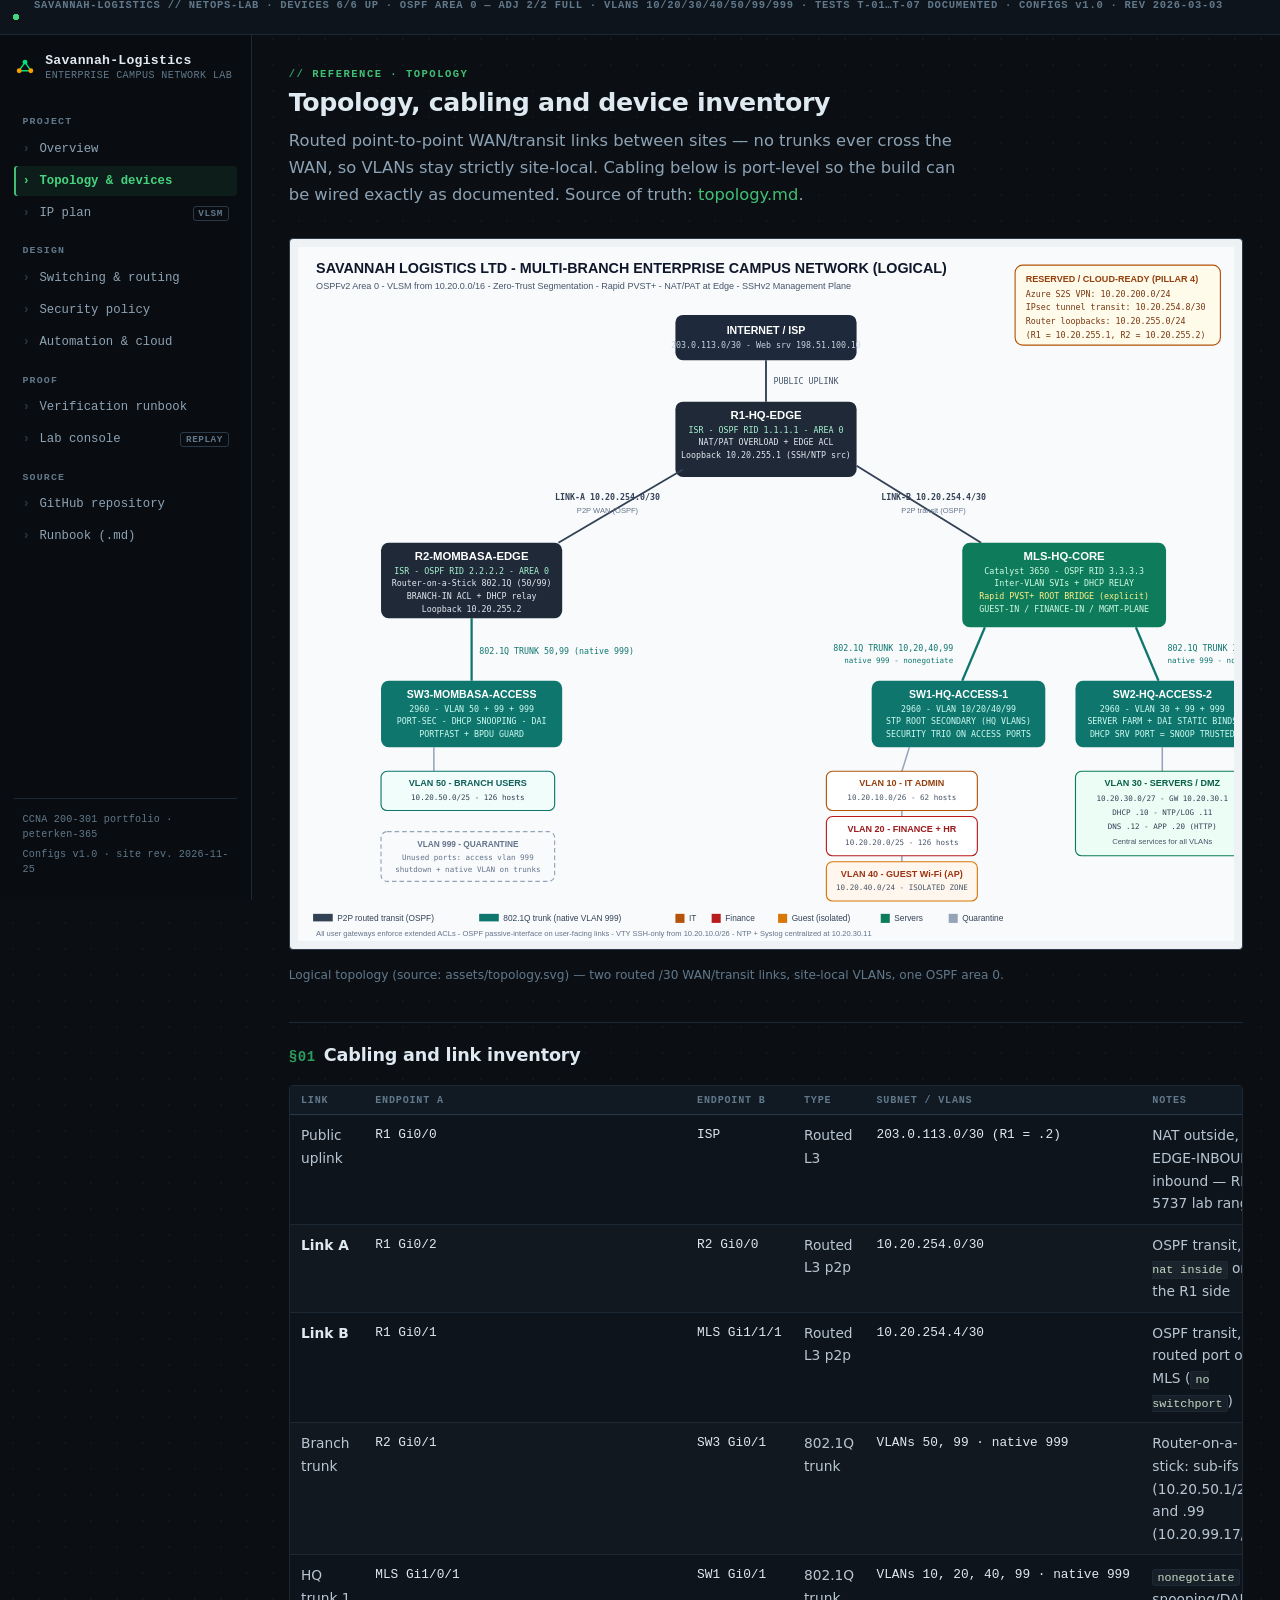
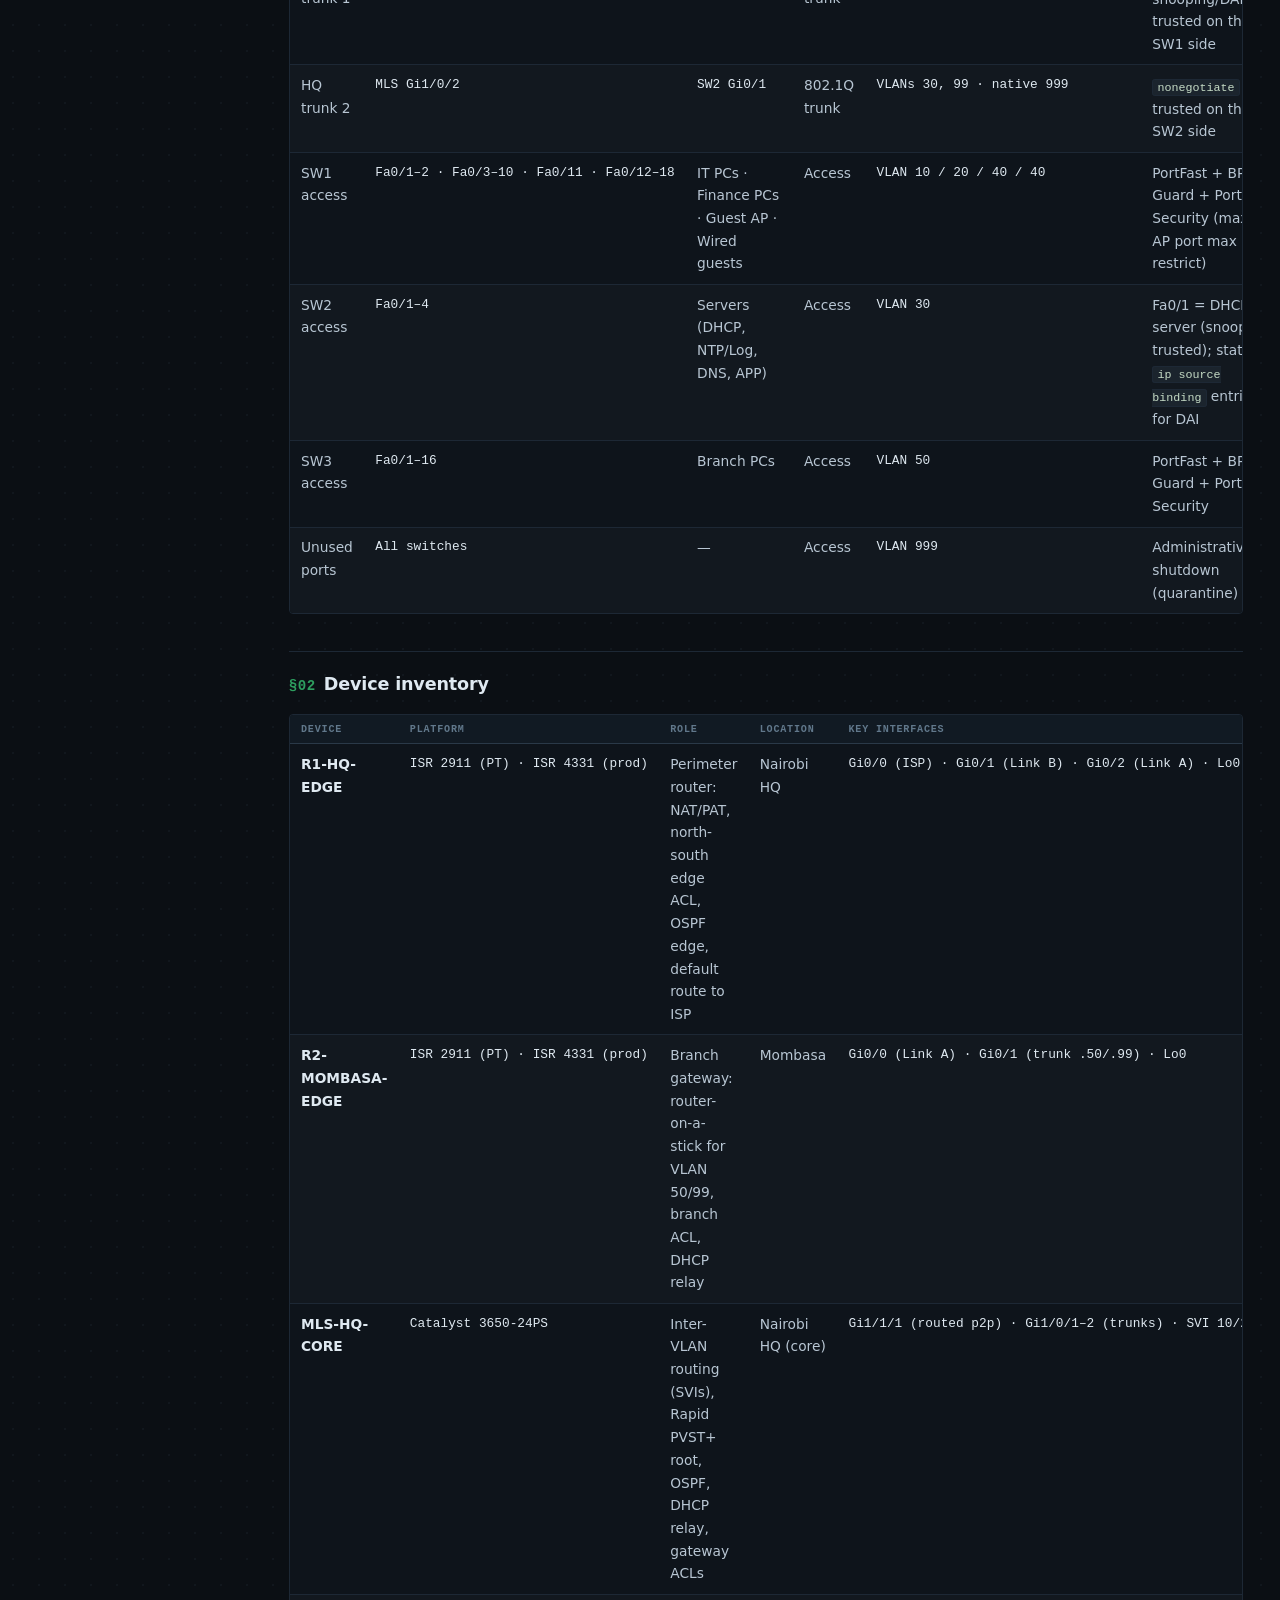
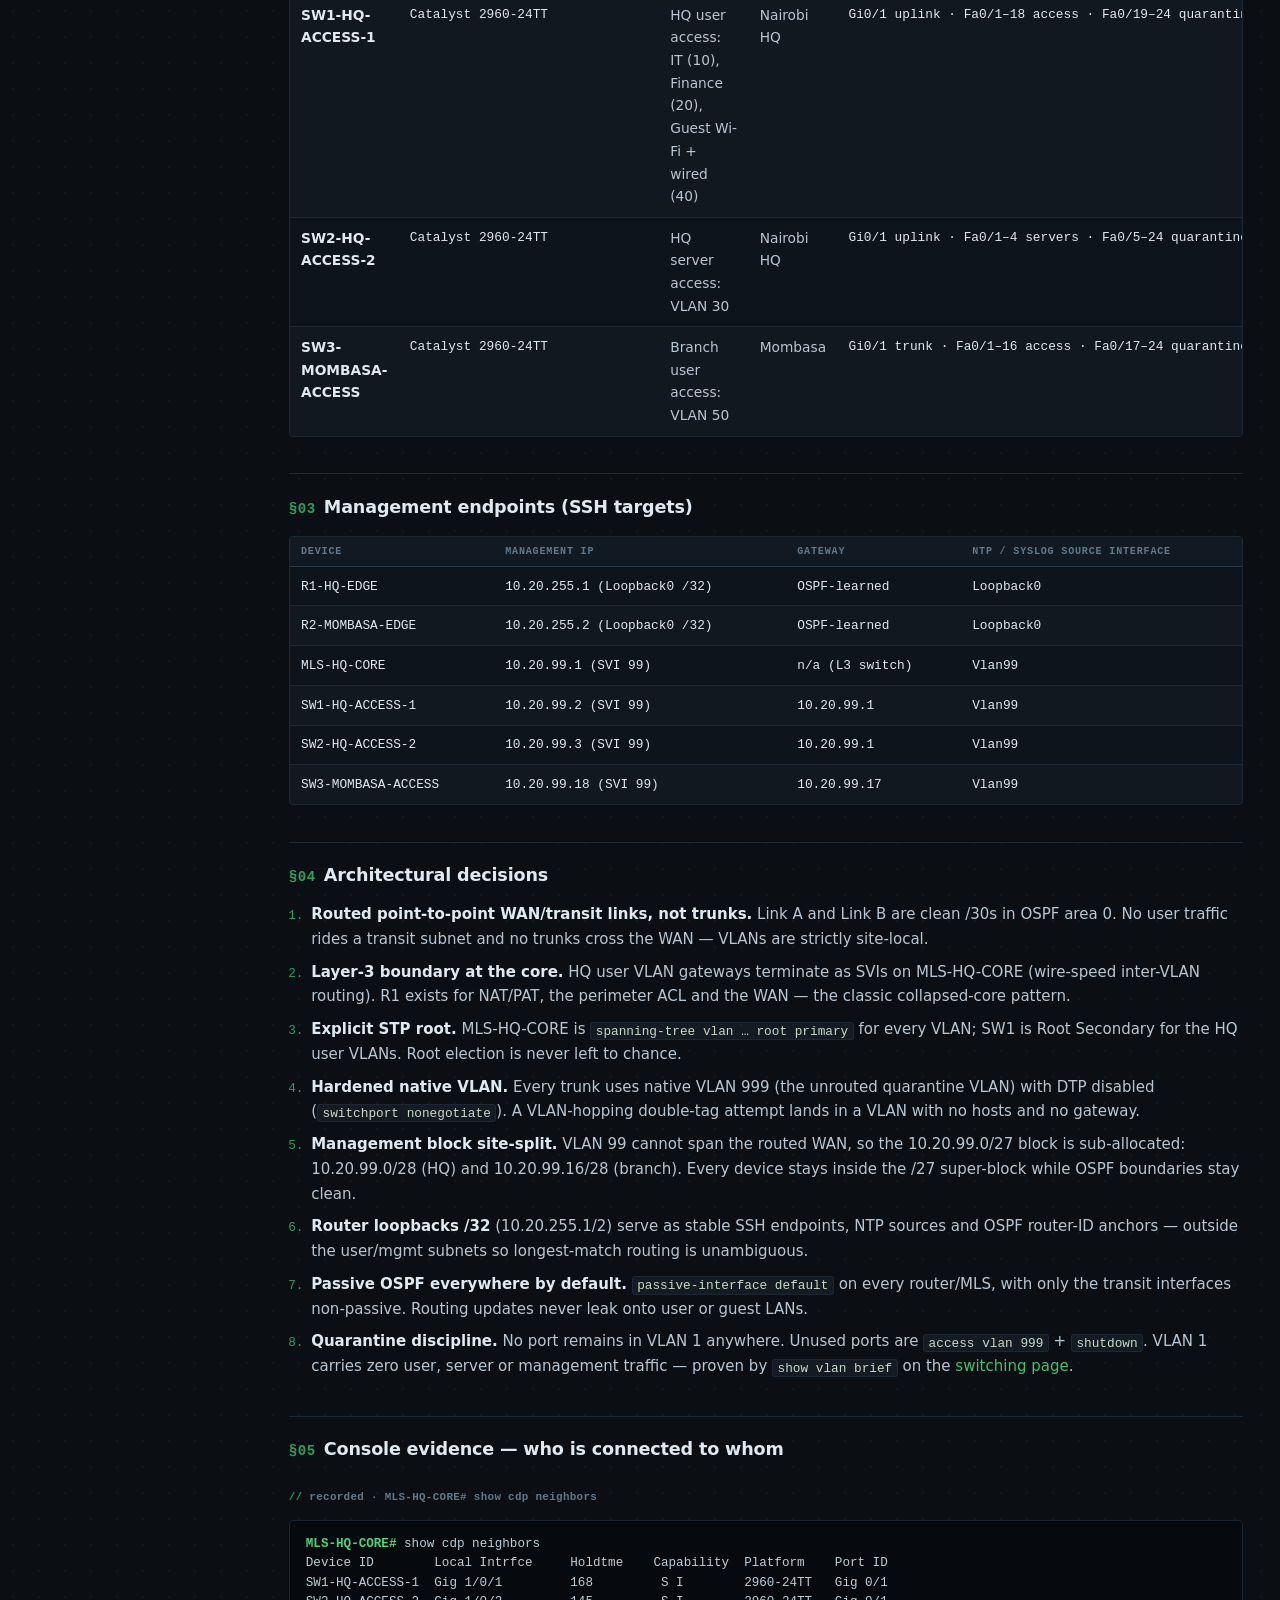
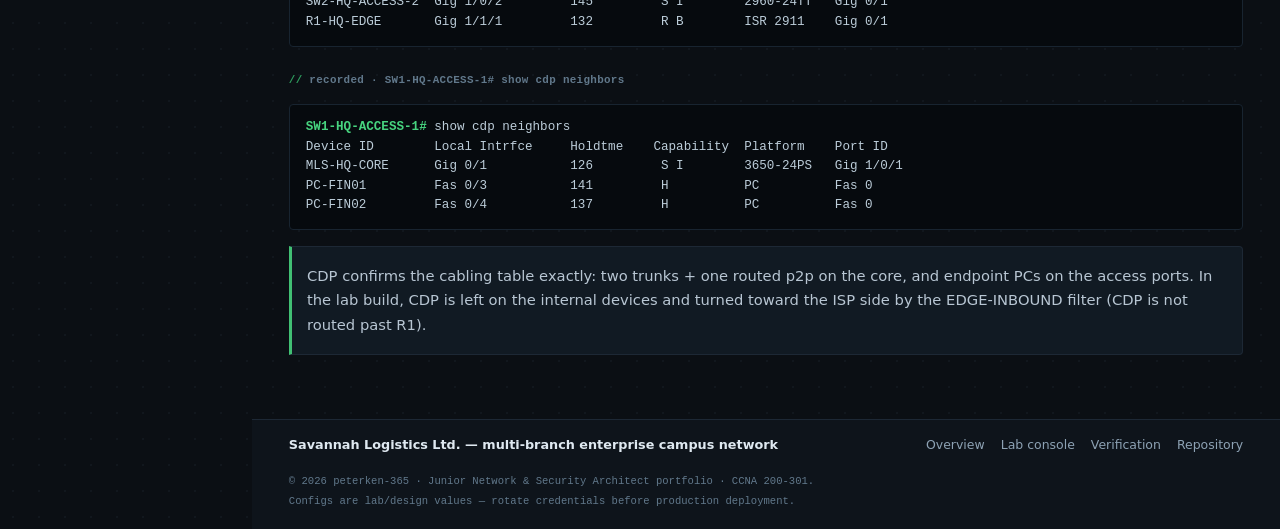
<file: topology.html>
<!DOCTYPE html>
<html lang="en">
<head>
<meta charset="UTF-8">
<meta name="viewport" content="width=device-width, initial-scale=1.0">
<title>Topology, Cabling &amp; Device Inventory — Savannah Logistics Campus Network Lab</title>
<meta name="description" content="Logical topology, port-level cabling matrix, device inventory and management endpoints for the Savannah Logistics multi-branch campus network lab.">
<link rel="icon" type="image/svg+xml" href="favicon.svg">
<link rel="stylesheet" href="styles.css">
</head>
<body>
<a class="skip-link" href="#main">Skip to content</a>
<div class="shell">
  <aside class="sidebar" id="sidebar">
    <a class="side-brand" href="index.html">
      <svg width="22" height="22" viewBox="0 0 64 64" fill="none" xmlns="http://www.w3.org/2000/svg" aria-hidden="true"><path d="M32 15 L15 40 M32 15 L49 40 M15 40 L49 40" stroke="#0e7c4a" stroke-width="4" stroke-linecap="round"/><circle cx="32" cy="15" r="7" fill="#0e7c4a"/><circle cx="15" cy="40" r="7" fill="#8a5a00"/><circle cx="49" cy="40" r="7" fill="#8a5a00"/></svg>
      <span><span class="t1">Savannah-Logistics</span> <span class="t2">enterprise campus network lab</span></span>
    </a>
    <nav class="side-nav" aria-label="Primary navigation">
      <p class="navlabel">Project</p>
      <a href="index.html">Overview</a>
      <a href="topology.html">Topology &amp; devices</a>
      <a href="ip-plan.html">IP plan <span class="n">VLSM</span></a>
      <p class="navlabel">Design</p>
      <a href="switching-routing.html">Switching &amp; routing</a>
      <a href="security.html">Security policy</a>
      <a href="automation.html">Automation &amp; cloud</a>
      <p class="navlabel">Proof</p>
      <a href="verification.html">Verification runbook</a>
      <a href="lab.html">Lab console <span class="n">replay</span></a>
      <p class="navlabel">Source</p>
      <a href="https://github.com/peterken-365/Multi-Branch-Enterprise-Campus-Network-Design-Zero-Trust-Segmentation-WAN-Architecture" target="_blank" rel="noopener">GitHub repository</a>
      <a href="https://github.com/peterken-365/Multi-Branch-Enterprise-Campus-Network-Design-Zero-Trust-Segmentation-WAN-Architecture/blob/main/05-verification-evidence/verification_report.md" target="_blank" rel="noopener">Runbook (.md)</a>
    </nav>
    <div class="side-foot">
      <p>CCNA 200-301 portfolio · peterken-365</p>
      <p>Configs v1.0 · site rev. 2026-11-25</p>
    </div>
  </aside>
  <div class="content-col">
    <div class="topbar">
      <button class="nav-toggle" aria-label="Toggle navigation" aria-expanded="false" aria-controls="sidebar"><span></span><span></span><span></span></button>
      <span class="topbar-title">Topology &amp; devices</span>
      <a class="topbar-gh" href="https://github.com/peterken-365/Multi-Branch-Enterprise-Campus-Network-Design-Zero-Trust-Segmentation-WAN-Architecture" target="_blank" rel="noopener">GitHub</a>
    </div>
    <main id="main" class="docs">
      <div class="page-head">
        <p class="kicker">Reference · topology</p>
        <h1>Topology, cabling and device inventory</h1>
        <p class="lede">Routed point-to-point WAN/transit links between sites — no trunks ever cross the WAN, so VLANs stay strictly site-local. Cabling below is port-level so the build can be wired exactly as documented. Source of truth: <a href="https://github.com/peterken-365/Multi-Branch-Enterprise-Campus-Network-Design-Zero-Trust-Segmentation-WAN-Architecture/blob/main/01-topology-and-ip-plan/topology.md" target="_blank" rel="noopener">topology.md</a>.</p>
      </div>

      <figure class="fig">
        <img src="assets/topology.svg" alt="Logical topology: ISP — R1-HQ-EDGE — MLS-HQ-CORE (SW1, SW2, servers) and R2-MOMBASA-EDGE — SW3, joined by two routed /30 links">
        <figcaption>Logical topology (source: assets/topology.svg) — two routed /30 WAN/transit links, site-local VLANs, one OSPF area 0.</figcaption>
      </figure>

      <h2 id="links">Cabling and link inventory</h2>
      <div class="table-wrap">
        <table>
          <thead><tr><th>Link</th><th>Endpoint A</th><th>Endpoint B</th><th>Type</th><th>Subnet / VLANs</th><th>Notes</th></tr></thead>
          <tbody>
            <tr><td>Public uplink</td><td class="td-mono">R1 Gi0/0</td><td class="td-mono">ISP</td><td>Routed L3</td><td class="td-mono">203.0.113.0/30 (R1 = .2)</td><td>NAT outside, EDGE-INBOUND inbound — RFC 5737 lab range</td></tr>
            <tr><td><b>Link A</b></td><td class="td-mono">R1 Gi0/2</td><td class="td-mono">R2 Gi0/0</td><td>Routed L3 p2p</td><td class="td-mono">10.20.254.0/30</td><td>OSPF transit, <code>ip nat inside</code> on the R1 side</td></tr>
            <tr><td><b>Link B</b></td><td class="td-mono">R1 Gi0/1</td><td class="td-mono">MLS Gi1/1/1</td><td>Routed L3 p2p</td><td class="td-mono">10.20.254.4/30</td><td>OSPF transit, routed port on MLS (<code>no switchport</code>)</td></tr>
            <tr><td>Branch trunk</td><td class="td-mono">R2 Gi0/1</td><td class="td-mono">SW3 Gi0/1</td><td>802.1Q trunk</td><td class="td-mono">VLANs 50, 99 · native 999</td><td>Router-on-a-stick: sub-ifs .50 (10.20.50.1/25) and .99 (10.20.99.17/28)</td></tr>
            <tr><td>HQ trunk 1</td><td class="td-mono">MLS Gi1/0/1</td><td class="td-mono">SW1 Gi0/1</td><td>802.1Q trunk</td><td class="td-mono">VLANs 10, 20, 40, 99 · native 999</td><td><code>nonegotiate</code> · snooping/DAI trusted on the SW1 side</td></tr>
            <tr><td>HQ trunk 2</td><td class="td-mono">MLS Gi1/0/2</td><td class="td-mono">SW2 Gi0/1</td><td>802.1Q trunk</td><td class="td-mono">VLANs 30, 99 · native 999</td><td><code>nonegotiate</code> · trusted on the SW2 side</td></tr>
            <tr><td>SW1 access</td><td class="td-mono">Fa0/1–2 · Fa0/3–10 · Fa0/11 · Fa0/12–18</td><td>IT PCs · Finance PCs · Guest AP · Wired guests</td><td>Access</td><td class="td-mono">VLAN 10 / 20 / 40 / 40</td><td>PortFast + BPDU Guard + Port Security (max 2; AP port max 10, restrict)</td></tr>
            <tr><td>SW2 access</td><td class="td-mono">Fa0/1–4</td><td>Servers (DHCP, NTP/Log, DNS, APP)</td><td>Access</td><td class="td-mono">VLAN 30</td><td>Fa0/1 = DHCP server (snooping trusted); static <code>ip source binding</code> entries for DAI</td></tr>
            <tr><td>SW3 access</td><td class="td-mono">Fa0/1–16</td><td>Branch PCs</td><td>Access</td><td class="td-mono">VLAN 50</td><td>PortFast + BPDU Guard + Port Security</td></tr>
            <tr><td>Unused ports</td><td class="td-mono">All switches</td><td>—</td><td>Access</td><td class="td-mono">VLAN 999</td><td>Administratively shutdown (quarantine)</td></tr>
          </tbody>
        </table>
      </div>

      <h2>Device inventory</h2>
      <div class="table-wrap">
        <table>
          <thead><tr><th>Device</th><th>Platform</th><th>Role</th><th>Location</th><th>Key interfaces</th></tr></thead>
          <tbody>
            <tr><td><b>R1-HQ-EDGE</b></td><td class="td-mono">ISR 2911 (PT) · ISR 4331 (prod)</td><td>Perimeter router: NAT/PAT, north-south edge ACL, OSPF edge, default route to ISP</td><td>Nairobi HQ</td><td class="td-mono">Gi0/0 (ISP) · Gi0/1 (Link B) · Gi0/2 (Link A) · Lo0</td></tr>
            <tr><td><b>R2-MOMBASA-EDGE</b></td><td class="td-mono">ISR 2911 (PT) · ISR 4331 (prod)</td><td>Branch gateway: router-on-a-stick for VLAN 50/99, branch ACL, DHCP relay</td><td>Mombasa</td><td class="td-mono">Gi0/0 (Link A) · Gi0/1 (trunk .50/.99) · Lo0</td></tr>
            <tr><td><b>MLS-HQ-CORE</b></td><td class="td-mono">Catalyst 3650-24PS</td><td>Inter-VLAN routing (SVIs), Rapid PVST+ root, OSPF, DHCP relay, gateway ACLs</td><td>Nairobi HQ (core)</td><td class="td-mono">Gi1/1/1 (routed p2p) · Gi1/0/1–2 (trunks) · SVI 10/20/30/40/99</td></tr>
            <tr><td><b>SW1-HQ-ACCESS-1</b></td><td class="td-mono">Catalyst 2960-24TT</td><td>HQ user access: IT (10), Finance (20), Guest Wi-Fi + wired (40)</td><td>Nairobi HQ</td><td class="td-mono">Gi0/1 uplink · Fa0/1–18 access · Fa0/19–24 quarantine</td></tr>
            <tr><td><b>SW2-HQ-ACCESS-2</b></td><td class="td-mono">Catalyst 2960-24TT</td><td>HQ server access: VLAN 30</td><td>Nairobi HQ</td><td class="td-mono">Gi0/1 uplink · Fa0/1–4 servers · Fa0/5–24 quarantine</td></tr>
            <tr><td><b>SW3-MOMBASA-ACCESS</b></td><td class="td-mono">Catalyst 2960-24TT</td><td>Branch user access: VLAN 50</td><td>Mombasa</td><td class="td-mono">Gi0/1 trunk · Fa0/1–16 access · Fa0/17–24 quarantine</td></tr>
          </tbody>
        </table>
      </div>

      <h2>Management endpoints (SSH targets)</h2>
      <div class="table-wrap">
        <table>
          <thead><tr><th>Device</th><th>Management IP</th><th>Gateway</th><th>NTP / Syslog source interface</th></tr></thead>
          <tbody>
            <tr><td class="td-mono">R1-HQ-EDGE</td><td class="td-mono">10.20.255.1 (Loopback0 /32)</td><td class="td-mono">OSPF-learned</td><td class="td-mono">Loopback0</td></tr>
            <tr><td class="td-mono">R2-MOMBASA-EDGE</td><td class="td-mono">10.20.255.2 (Loopback0 /32)</td><td class="td-mono">OSPF-learned</td><td class="td-mono">Loopback0</td></tr>
            <tr><td class="td-mono">MLS-HQ-CORE</td><td class="td-mono">10.20.99.1 (SVI 99)</td><td class="td-mono">n/a (L3 switch)</td><td class="td-mono">Vlan99</td></tr>
            <tr><td class="td-mono">SW1-HQ-ACCESS-1</td><td class="td-mono">10.20.99.2 (SVI 99)</td><td class="td-mono">10.20.99.1</td><td class="td-mono">Vlan99</td></tr>
            <tr><td class="td-mono">SW2-HQ-ACCESS-2</td><td class="td-mono">10.20.99.3 (SVI 99)</td><td class="td-mono">10.20.99.1</td><td class="td-mono">Vlan99</td></tr>
            <tr><td class="td-mono">SW3-MOMBASA-ACCESS</td><td class="td-mono">10.20.99.18 (SVI 99)</td><td class="td-mono">10.20.99.17</td><td class="td-mono">Vlan99</td></tr>
          </tbody>
        </table>
      </div>

      <h2>Architectural decisions</h2>
      <ol class="note-list">
        <li><b>Routed point-to-point WAN/transit links, not trunks.</b> Link A and Link B are clean /30s in OSPF area 0. No user traffic rides a transit subnet and no trunks cross the WAN — VLANs are strictly site-local.</li>
        <li><b>Layer-3 boundary at the core.</b> HQ user VLAN gateways terminate as SVIs on MLS-HQ-CORE (wire-speed inter-VLAN routing). R1 exists for NAT/PAT, the perimeter ACL and the WAN — the classic collapsed-core pattern.</li>
        <li><b>Explicit STP root.</b> MLS-HQ-CORE is <code>spanning-tree vlan … root primary</code> for every VLAN; SW1 is Root Secondary for the HQ user VLANs. Root election is never left to chance.</li>
        <li><b>Hardened native VLAN.</b> Every trunk uses native VLAN 999 (the unrouted quarantine VLAN) with DTP disabled (<code>switchport nonegotiate</code>). A VLAN-hopping double-tag attempt lands in a VLAN with no hosts and no gateway.</li>
        <li><b>Management block site-split.</b> VLAN 99 cannot span the routed WAN, so the 10.20.99.0/27 block is sub-allocated: 10.20.99.0/28 (HQ) and 10.20.99.16/28 (branch). Every device stays inside the /27 super-block while OSPF boundaries stay clean.</li>
        <li><b>Router loopbacks /32</b> (10.20.255.1/2) serve as stable SSH endpoints, NTP sources and OSPF router-ID anchors — outside the user/mgmt subnets so longest-match routing is unambiguous.</li>
        <li><b>Passive OSPF everywhere by default.</b> <code>passive-interface default</code> on every router/MLS, with only the transit interfaces non-passive. Routing updates never leak onto user or guest LANs.</li>
        <li><b>Quarantine discipline.</b> No port remains in VLAN 1 anywhere. Unused ports are <code>access vlan 999</code> + <code>shutdown</code>. VLAN 1 carries zero user, server or management traffic — proven by <code>show vlan brief</code> on the <a href="switching-routing.html">switching page</a>.</li>
      </ol>

      <h2>Console evidence — who is connected to whom</h2>
      <span class="cli-label">recorded · MLS-HQ-CORE# show cdp neighbors</span>
      <pre class="cli"><span class="p">MLS-HQ-CORE#</span> show cdp neighbors
Device ID        Local Intrfce     Holdtme    Capability  Platform    Port ID
SW1-HQ-ACCESS-1  Gig 1/0/1         168         S I        2960-24TT   Gig 0/1
SW2-HQ-ACCESS-2  Gig 1/0/2         145         S I        2960-24TT   Gig 0/1
R1-HQ-EDGE       Gig 1/1/1         132         R B        ISR 2911    Gig 0/1</pre>
      <span class="cli-label">recorded · SW1-HQ-ACCESS-1# show cdp neighbors</span>
      <pre class="cli"><span class="p">SW1-HQ-ACCESS-1#</span> show cdp neighbors
Device ID        Local Intrfce     Holdtme    Capability  Platform    Port ID
MLS-HQ-CORE      Gig 0/1           126         S I        3650-24PS   Gig 1/0/1
PC-FIN01         Fas 0/3           141         H          PC          Fas 0
PC-FIN02         Fas 0/4           137         H          PC          Fas 0</pre>
      <div class="callout">
        <p>CDP confirms the cabling table exactly: two trunks + one routed p2p on the core, and endpoint PCs on the access ports. In the lab build, CDP is left on the internal devices and turned toward the ISP side by the EDGE-INBOUND filter (CDP is not routed past R1).</p>
      </div>
    </main>
    <footer class="site-footer">
      <div class="footer-inner">
        <p class="f-title">Savannah Logistics Ltd. — multi-branch enterprise campus network</p>
        <nav aria-label="Footer navigation">
          <a href="index.html">Overview</a>
          <a href="lab.html">Lab console</a>
          <a href="verification.html">Verification</a>
          <a href="https://github.com/peterken-365/Multi-Branch-Enterprise-Campus-Network-Design-Zero-Trust-Segmentation-WAN-Architecture" target="_blank" rel="noopener">Repository</a>
        </nav>
      </div>
      <div class="footer-base">
        <p>© <span data-year>2026</span> peterken-365 · Junior Network &amp; Security Architect portfolio · CCNA 200-301.</p>
        <p>Configs are lab/design values — rotate credentials before production deployment.</p>
      </div>
    </footer>
  </div>
</div>
<script src="script.js"></script>
</body>
</html>
</file>
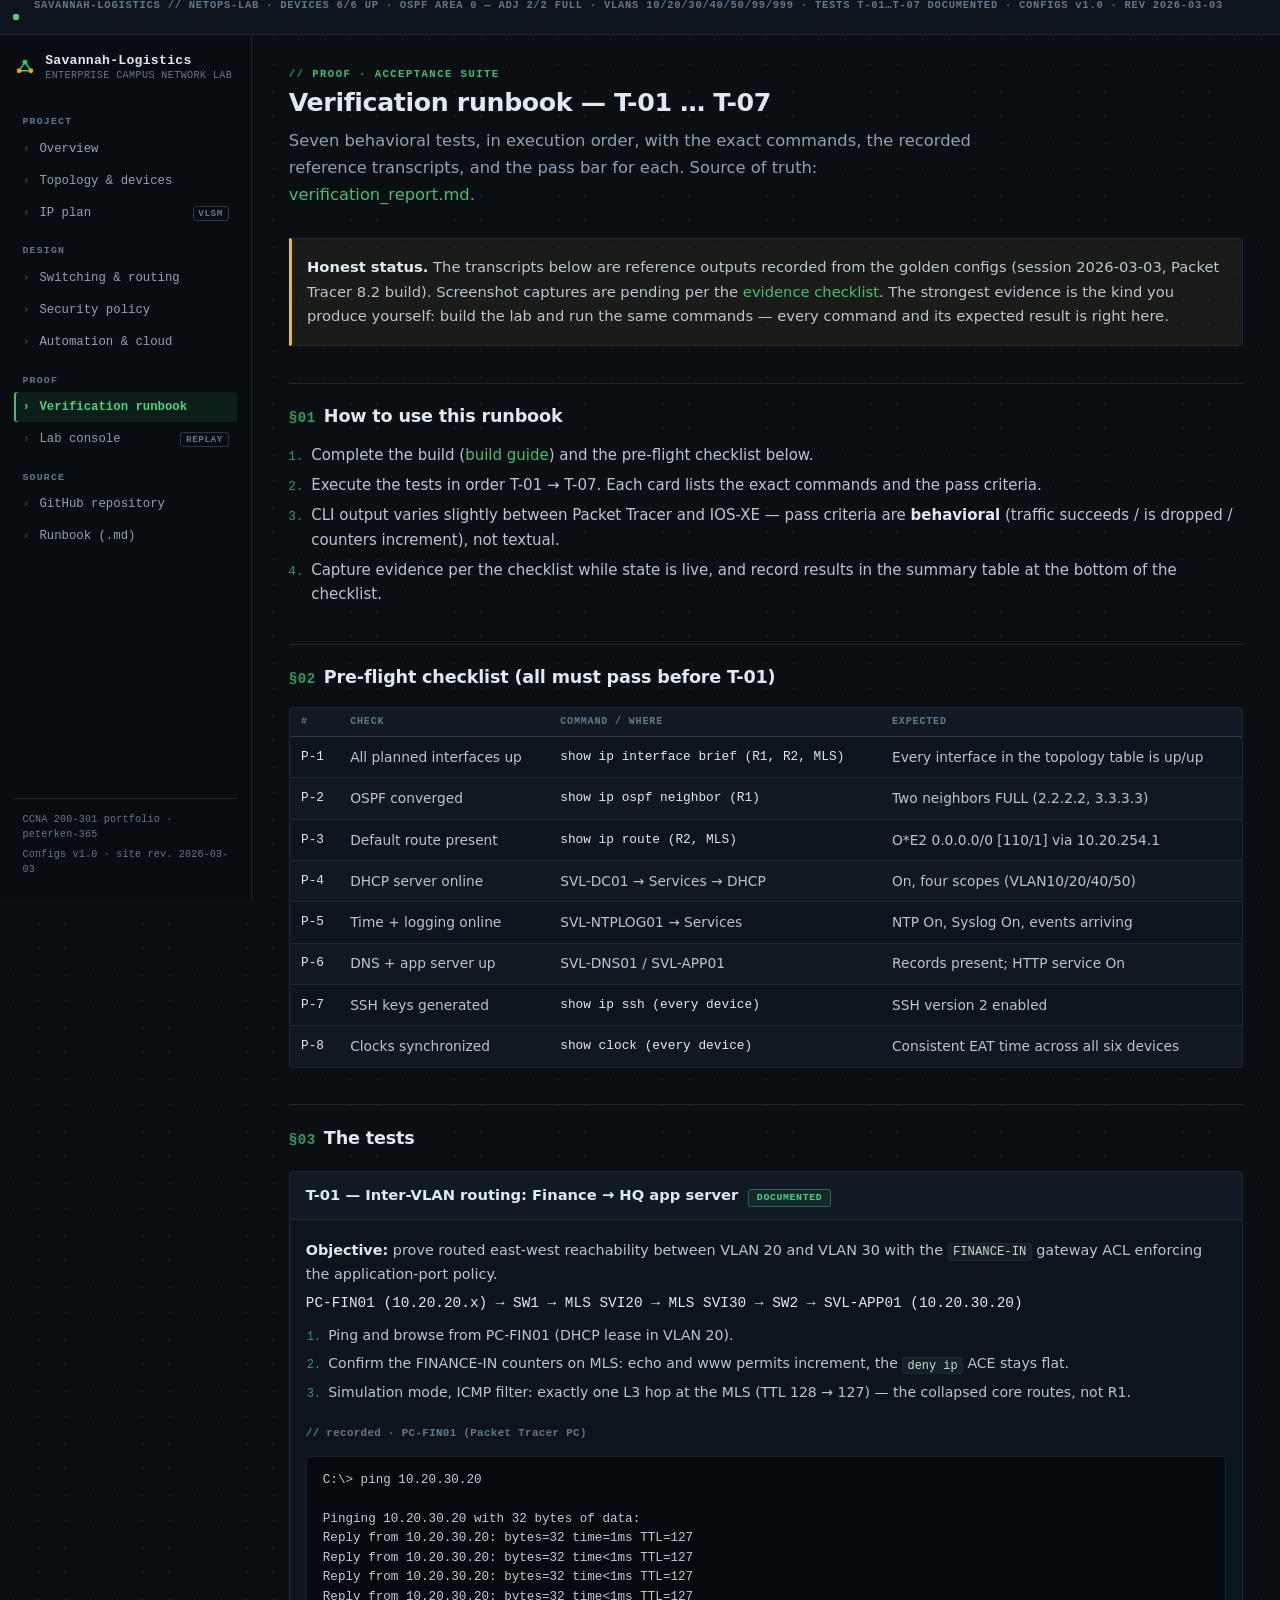
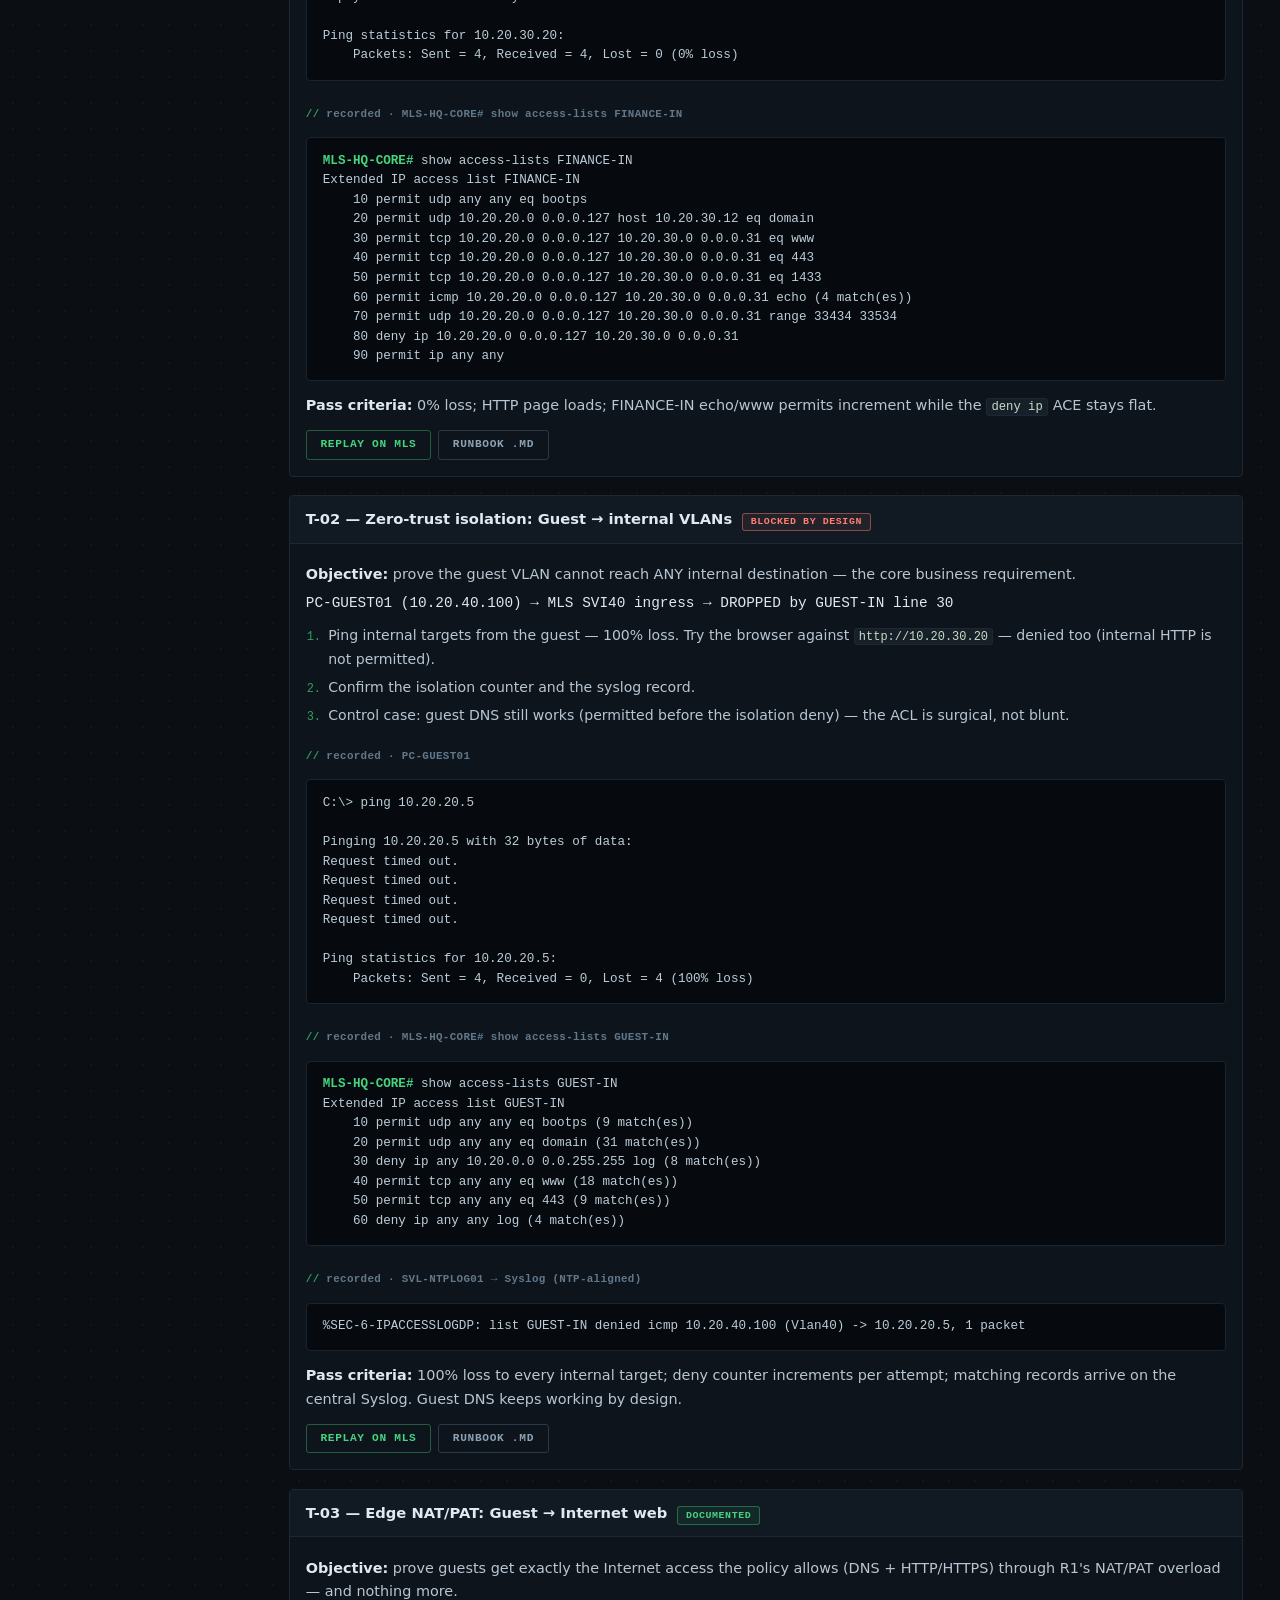
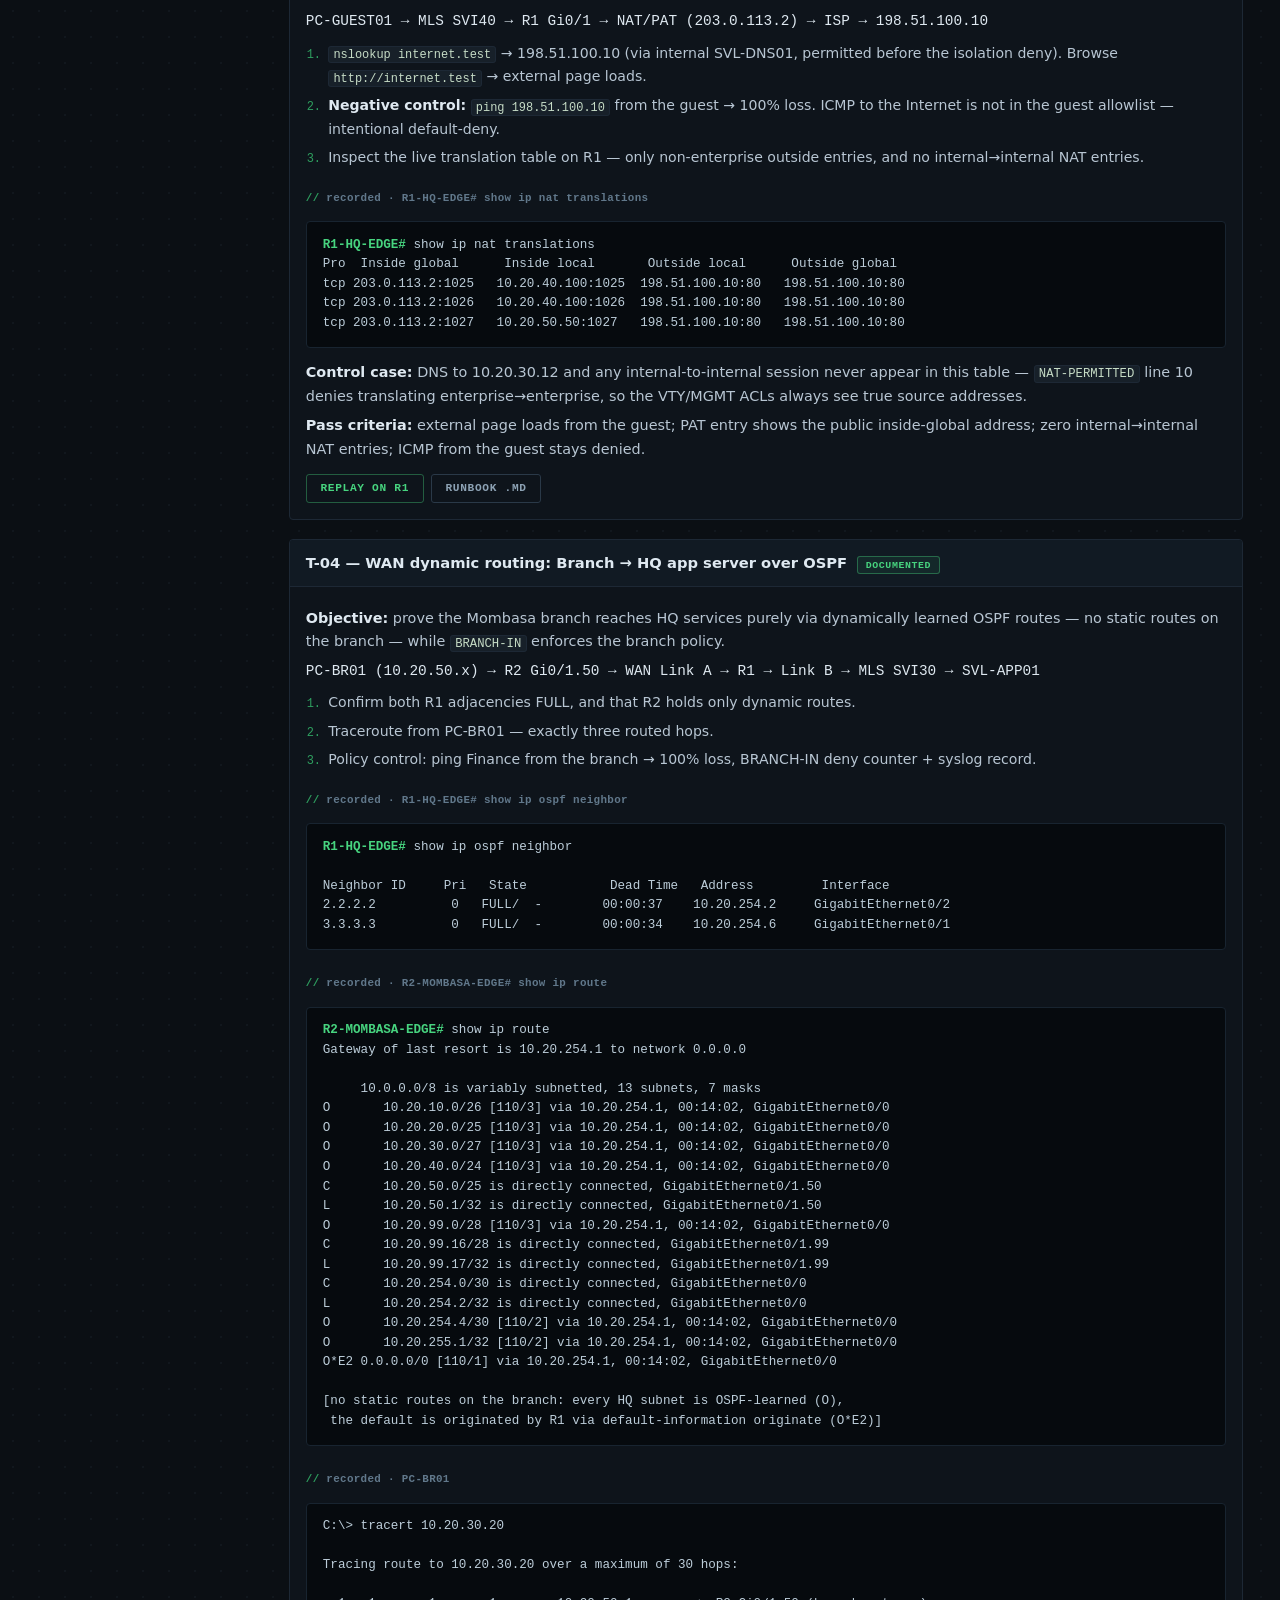
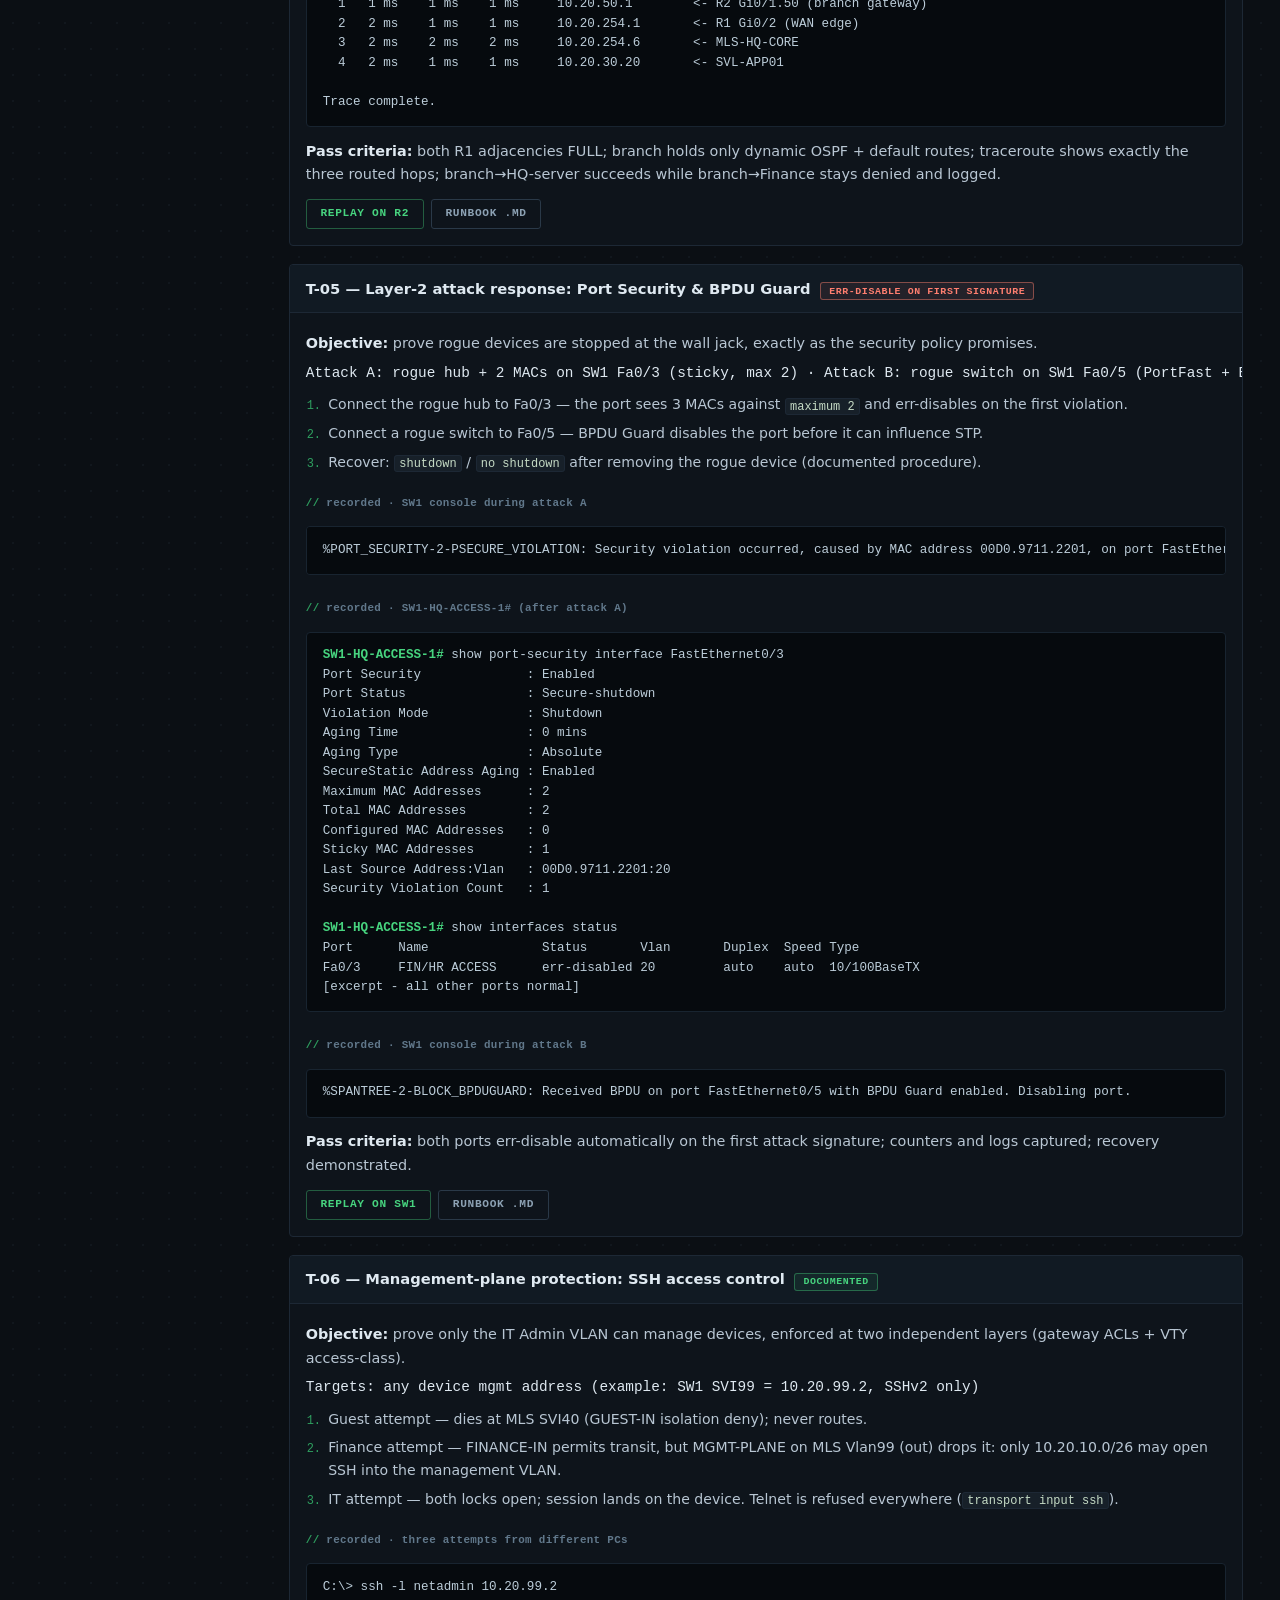
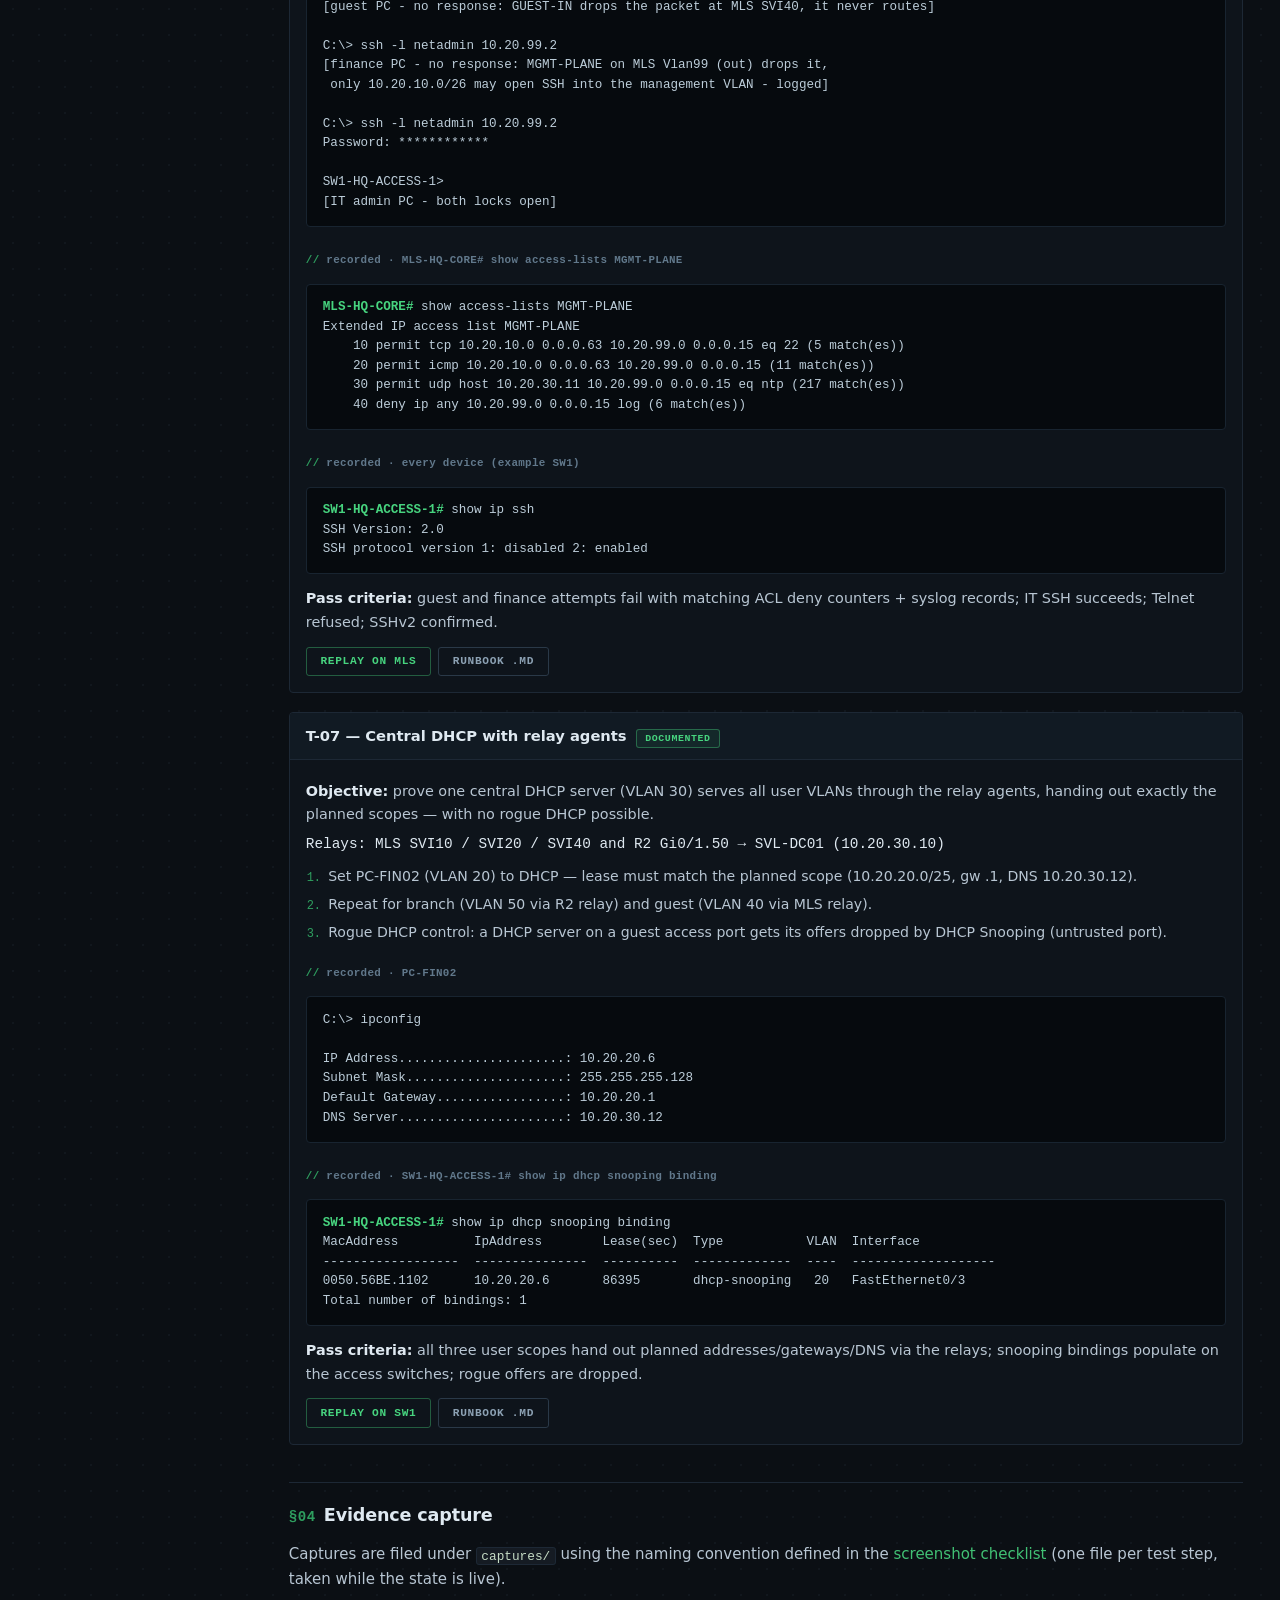
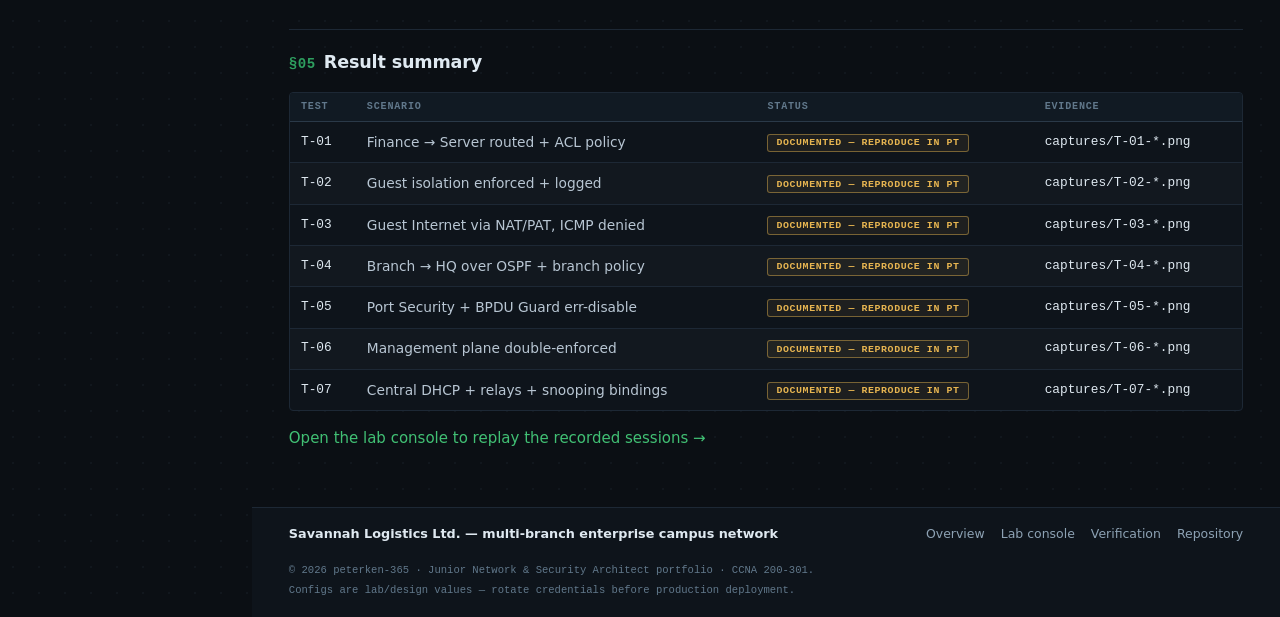
<file: verification.html>
<!DOCTYPE html>
<html lang="en">
<head>
<meta charset="UTF-8">
<meta name="viewport" content="width=device-width, initial-scale=1.0">
<title>Verification Runbook (T-01 … T-07) — Savannah Logistics Campus Network Lab</title>
<meta name="description" content="Acceptance suite for the Savannah Logistics multi-branch campus lab: exact commands, recorded transcripts and pass criteria for tests T-01 through T-07.">
<link rel="icon" type="image/svg+xml" href="favicon.svg">
<link rel="stylesheet" href="styles.css">
</head>
<body>
<a class="skip-link" href="#main">Skip to content</a>
<div class="shell">
  <aside class="sidebar" id="sidebar">
    <a class="side-brand" href="index.html">
      <svg width="22" height="22" viewBox="0 0 64 64" fill="none" xmlns="http://www.w3.org/2000/svg" aria-hidden="true"><path d="M32 15 L15 40 M32 15 L49 40 M15 40 L49 40" stroke="#0e7c4a" stroke-width="4" stroke-linecap="round"/><circle cx="32" cy="15" r="7" fill="#0e7c4a"/><circle cx="15" cy="40" r="7" fill="#8a5a00"/><circle cx="49" cy="40" r="7" fill="#8a5a00"/></svg>
      <span><span class="t1">Savannah-Logistics</span><span class="t2">enterprise campus network lab</span></span>
    </a>
    <nav class="side-nav" aria-label="Primary navigation">
      <p class="navlabel">Project</p>
      <a href="index.html">Overview</a>
      <a href="topology.html">Topology &amp; devices</a>
      <a href="ip-plan.html">IP plan <span class="n">VLSM</span></a>
      <p class="navlabel">Design</p>
      <a href="switching-routing.html">Switching &amp; routing</a>
      <a href="security.html">Security policy</a>
      <a href="automation.html">Automation &amp; cloud</a>
      <p class="navlabel">Proof</p>
      <a href="verification.html">Verification runbook</a>
      <a href="lab.html">Lab console <span class="n">replay</span></a>
      <p class="navlabel">Source</p>
      <a href="https://github.com/peterken-365/Multi-Branch-Enterprise-Campus-Network-Design-Zero-Trust-Segmentation-WAN-Architecture" target="_blank" rel="noopener">GitHub repository</a>
      <a href="05-verification-evidence/verification_report.md" target="_blank" rel="noopener">Runbook (.md)</a>
    </nav>
    <div class="side-foot">
      <p>CCNA 200-301 portfolio · peterken-365</p>
      <p>Configs v1.0 · site rev. 2026-03-03</p>
    </div>
  </aside>
  <div class="content-col">
    <div class="topbar">
      <button class="nav-toggle" aria-label="Toggle navigation" aria-expanded="false" aria-controls="sidebar"><span></span><span></span><span></span></button>
      <span class="topbar-title">Verification runbook</span>
      <a class="topbar-gh" href="https://github.com/peterken-365/Multi-Branch-Enterprise-Campus-Network-Design-Zero-Trust-Segmentation-WAN-Architecture" target="_blank" rel="noopener">GitHub</a>
    </div>
    <main id="main" class="docs">
      <div class="page-head">
        <p class="kicker">Proof · acceptance suite</p>
        <h1>Verification runbook — T-01 … T-07</h1>
        <p class="lede">Seven behavioral tests, in execution order, with the exact commands, the recorded reference transcripts, and the pass bar for each. Source of truth: <a href="05-verification-evidence/verification_report.md" target="_blank" rel="noopener">verification_report.md</a>.</p>
      </div>

      <div class="callout warn">
        <p><span class="ttl">Honest status.</span> The transcripts below are reference outputs recorded from the golden configs (session 2026-03-03, Packet Tracer 8.2 build). Screenshot captures are pending per the <a href="05-verification-evidence/screenshot-checklist.md" target="_blank" rel="noopener">evidence checklist</a>. The strongest evidence is the kind you produce yourself: build the lab and run the same commands — every command and its expected result is right here.</p>
      </div>

      <h2>How to use this runbook</h2>
      <ol>
        <li>Complete the build (<a href="01-topology-and-ip-plan/packet-tracer-build-guide.md" target="_blank" rel="noopener">build guide</a>) and the pre-flight checklist below.</li>
        <li>Execute the tests in order T-01 → T-07. Each card lists the exact commands and the pass criteria.</li>
        <li>CLI output varies slightly between Packet Tracer and IOS-XE — pass criteria are <b>behavioral</b> (traffic succeeds / is dropped / counters increment), not textual.</li>
        <li>Capture evidence per the checklist while state is live, and record results in the summary table at the bottom of the checklist.</li>
      </ol>

      <h2 id="preflight">Pre-flight checklist (all must pass before T-01)</h2>
      <div class="table-wrap">
        <table>
          <thead><tr><th>#</th><th>Check</th><th>Command / where</th><th>Expected</th></tr></thead>
          <tbody>
            <tr><td class="td-mono">P-1</td><td>All planned interfaces up</td><td class="td-mono">show ip interface brief (R1, R2, MLS)</td><td>Every interface in the topology table is up/up</td></tr>
            <tr><td class="td-mono">P-2</td><td>OSPF converged</td><td class="td-mono">show ip ospf neighbor (R1)</td><td>Two neighbors FULL (2.2.2.2, 3.3.3.3)</td></tr>
            <tr><td class="td-mono">P-3</td><td>Default route present</td><td class="td-mono">show ip route (R2, MLS)</td><td>O*E2 0.0.0.0/0 [110/1] via 10.20.254.1</td></tr>
            <tr><td class="td-mono">P-4</td><td>DHCP server online</td><td>SVL-DC01 → Services → DHCP</td><td>On, four scopes (VLAN10/20/40/50)</td></tr>
            <tr><td class="td-mono">P-5</td><td>Time + logging online</td><td>SVL-NTPLOG01 → Services</td><td>NTP On, Syslog On, events arriving</td></tr>
            <tr><td class="td-mono">P-6</td><td>DNS + app server up</td><td>SVL-DNS01 / SVL-APP01</td><td>Records present; HTTP service On</td></tr>
            <tr><td class="td-mono">P-7</td><td>SSH keys generated</td><td class="td-mono">show ip ssh (every device)</td><td>SSH version 2 enabled</td></tr>
            <tr><td class="td-mono">P-8</td><td>Clocks synchronized</td><td class="td-mono">show clock (every device)</td><td>Consistent EAT time across all six devices</td></tr>
          </tbody>
        </table>
      </div>

      <h2>The tests</h2>

      <article class="tcard" id="t-01">
        <div class="tcard-head"><h3>T-01 — Inter-VLAN routing: Finance → HQ app server</h3><span class="chip pass">documented</span></div>
        <div class="tcard-body">
          <p><b>Objective:</b> prove routed east-west reachability between VLAN 20 and VLAN 30 with the <code>FINANCE-IN</code> gateway ACL enforcing the application-port policy.</p>
          <p class="td-mono">PC-FIN01 (10.20.20.x) → SW1 → MLS SVI20 → MLS SVI30 → SW2 → SVL-APP01 (10.20.30.20)</p>
          <ol class="steps-mini">
            <li>Ping and browse from PC-FIN01 (DHCP lease in VLAN 20).</li>
            <li>Confirm the FINANCE-IN counters on MLS: echo and www permits increment, the <code>deny ip</code> ACE stays flat.</li>
            <li>Simulation mode, ICMP filter: exactly one L3 hop at the MLS (TTL 128 → 127) — the collapsed core routes, not R1.</li>
          </ol>
          <span class="cli-label">recorded · PC-FIN01 (Packet Tracer PC)</span>
          <pre class="cli">C:\&gt; ping 10.20.30.20

Pinging 10.20.30.20 with 32 bytes of data:
Reply from 10.20.30.20: bytes=32 time=1ms TTL=127
Reply from 10.20.30.20: bytes=32 time&lt;1ms TTL=127
Reply from 10.20.30.20: bytes=32 time&lt;1ms TTL=127
Reply from 10.20.30.20: bytes=32 time&lt;1ms TTL=127

Ping statistics for 10.20.30.20:
    Packets: Sent = 4, Received = 4, Lost = 0 (0% loss)</pre>
          <span class="cli-label">recorded · MLS-HQ-CORE# show access-lists FINANCE-IN</span>
          <pre class="cli"><span class="p">MLS-HQ-CORE#</span> show access-lists FINANCE-IN
Extended IP access list FINANCE-IN
    10 permit udp any any eq bootps
    20 permit udp 10.20.20.0 0.0.0.127 host 10.20.30.12 eq domain
    30 permit tcp 10.20.20.0 0.0.0.127 10.20.30.0 0.0.0.31 eq www
    40 permit tcp 10.20.20.0 0.0.0.127 10.20.30.0 0.0.0.31 eq 443
    50 permit tcp 10.20.20.0 0.0.0.127 10.20.30.0 0.0.0.31 eq 1433
    60 permit icmp 10.20.20.0 0.0.0.127 10.20.30.0 0.0.0.31 echo (4 match(es))
    70 permit udp 10.20.20.0 0.0.0.127 10.20.30.0 0.0.0.31 range 33434 33534
    80 deny ip 10.20.20.0 0.0.0.127 10.20.30.0 0.0.0.31
    90 permit ip any any</pre>
          <p><b>Pass criteria:</b> 0% loss; HTTP page loads; FINANCE-IN echo/www permits increment while the <code>deny ip</code> ACE stays flat.</p>
          <div class="tactions">
            <a class="btn" href="lab.html?dev=MLS-HQ-CORE&amp;cmd=show%20access-lists">replay on MLS</a>
            <a class="btn btn-ghost" href="05-verification-evidence/verification_report.md" target="_blank" rel="noopener">runbook .md</a>
          </div>
        </div>
      </article>

      <article class="tcard" id="t-02">
        <div class="tcard-head"><h3>T-02 — Zero-trust isolation: Guest → internal VLANs</h3><span class="chip drop">blocked by design</span></div>
        <div class="tcard-body">
          <p><b>Objective:</b> prove the guest VLAN cannot reach ANY internal destination — the core business requirement.</p>
          <p class="td-mono">PC-GUEST01 (10.20.40.100) → MLS SVI40 ingress → DROPPED by GUEST-IN line 30</p>
          <ol class="steps-mini">
            <li>Ping internal targets from the guest — 100% loss. Try the browser against <code>http://10.20.30.20</code> — denied too (internal HTTP is not permitted).</li>
            <li>Confirm the isolation counter and the syslog record.</li>
            <li>Control case: guest DNS still works (permitted before the isolation deny) — the ACL is surgical, not blunt.</li>
          </ol>
          <span class="cli-label">recorded · PC-GUEST01</span>
          <pre class="cli">C:\&gt; ping 10.20.20.5

Pinging 10.20.20.5 with 32 bytes of data:
Request timed out.
Request timed out.
Request timed out.
Request timed out.

Ping statistics for 10.20.20.5:
    Packets: Sent = 4, Received = 0, Lost = 4 (100% loss)</pre>
          <span class="cli-label">recorded · MLS-HQ-CORE# show access-lists GUEST-IN</span>
          <pre class="cli"><span class="p">MLS-HQ-CORE#</span> show access-lists GUEST-IN
Extended IP access list GUEST-IN
    10 permit udp any any eq bootps (9 match(es))
    20 permit udp any any eq domain (31 match(es))
    30 deny ip any 10.20.0.0 0.0.255.255 log (8 match(es))
    40 permit tcp any any eq www (18 match(es))
    50 permit tcp any any eq 443 (9 match(es))
    60 deny ip any any log (4 match(es))</pre>
          <span class="cli-label">recorded · SVL-NTPLOG01 → Syslog (NTP-aligned)</span>
          <pre class="cli">%SEC-6-IPACCESSLOGDP: list GUEST-IN denied icmp 10.20.40.100 (Vlan40) -&gt; 10.20.20.5, 1 packet</pre>
          <p><b>Pass criteria:</b> 100% loss to every internal target; deny counter increments per attempt; matching records arrive on the central Syslog. Guest DNS keeps working by design.</p>
          <div class="tactions">
            <a class="btn" href="lab.html?dev=MLS-HQ-CORE&amp;cmd=show%20access-lists">replay on MLS</a>
            <a class="btn btn-ghost" href="05-verification-evidence/verification_report.md" target="_blank" rel="noopener">runbook .md</a>
          </div>
        </div>
      </article>

      <article class="tcard" id="t-03">
        <div class="tcard-head"><h3>T-03 — Edge NAT/PAT: Guest → Internet web</h3><span class="chip pass">documented</span></div>
        <div class="tcard-body">
          <p><b>Objective:</b> prove guests get exactly the Internet access the policy allows (DNS + HTTP/HTTPS) through R1's NAT/PAT overload — and nothing more.</p>
          <p class="td-mono">PC-GUEST01 → MLS SVI40 → R1 Gi0/1 → NAT/PAT (203.0.113.2) → ISP → 198.51.100.10</p>
          <ol class="steps-mini">
            <li><code>nslookup internet.test</code> → 198.51.100.10 (via internal SVL-DNS01, permitted before the isolation deny). Browse <code>http://internet.test</code> → external page loads.</li>
            <li><b>Negative control:</b> <code>ping 198.51.100.10</code> from the guest → 100% loss. ICMP to the Internet is not in the guest allowlist — intentional default-deny.</li>
            <li>Inspect the live translation table on R1 — only non-enterprise outside entries, and no internal→internal NAT entries.</li>
          </ol>
          <span class="cli-label">recorded · R1-HQ-EDGE# show ip nat translations</span>
          <pre class="cli"><span class="p">R1-HQ-EDGE#</span> show ip nat translations
Pro  Inside global      Inside local       Outside local      Outside global
tcp 203.0.113.2:1025   10.20.40.100:1025  198.51.100.10:80   198.51.100.10:80
tcp 203.0.113.2:1026   10.20.40.100:1026  198.51.100.10:80   198.51.100.10:80
tcp 203.0.113.2:1027   10.20.50.50:1027   198.51.100.10:80   198.51.100.10:80</pre>
          <p><b>Control case:</b> DNS to 10.20.30.12 and any internal-to-internal session never appear in this table — <code>NAT-PERMITTED</code> line 10 denies translating enterprise→enterprise, so the VTY/MGMT ACLs always see true source addresses.</p>
          <p><b>Pass criteria:</b> external page loads from the guest; PAT entry shows the public inside-global address; zero internal→internal NAT entries; ICMP from the guest stays denied.</p>
          <div class="tactions">
            <a class="btn" href="lab.html?dev=R1-HQ-EDGE&amp;cmd=show%20ip%20nat%20translations">replay on R1</a>
            <a class="btn btn-ghost" href="05-verification-evidence/verification_report.md" target="_blank" rel="noopener">runbook .md</a>
          </div>
        </div>
      </article>

      <article class="tcard" id="t-04">
        <div class="tcard-head"><h3>T-04 — WAN dynamic routing: Branch → HQ app server over OSPF</h3><span class="chip pass">documented</span></div>
        <div class="tcard-body">
          <p><b>Objective:</b> prove the Mombasa branch reaches HQ services purely via dynamically learned OSPF routes — no static routes on the branch — while <code>BRANCH-IN</code> enforces the branch policy.</p>
          <p class="td-mono">PC-BR01 (10.20.50.x) → R2 Gi0/1.50 → WAN Link A → R1 → Link B → MLS SVI30 → SVL-APP01</p>
          <ol class="steps-mini">
            <li>Confirm both R1 adjacencies FULL, and that R2 holds only dynamic routes.</li>
            <li>Traceroute from PC-BR01 — exactly three routed hops.</li>
            <li>Policy control: ping Finance from the branch → 100% loss, BRANCH-IN deny counter + syslog record.</li>
          </ol>
          <span class="cli-label">recorded · R1-HQ-EDGE# show ip ospf neighbor</span>
          <pre class="cli"><span class="p">R1-HQ-EDGE#</span> show ip ospf neighbor

Neighbor ID     Pri   State           Dead Time   Address         Interface
2.2.2.2          0   FULL/  -        00:00:37    10.20.254.2     GigabitEthernet0/2
3.3.3.3          0   FULL/  -        00:00:34    10.20.254.6     GigabitEthernet0/1</pre>
          <span class="cli-label">recorded · R2-MOMBASA-EDGE# show ip route</span>
          <pre class="cli"><span class="p">R2-MOMBASA-EDGE#</span> show ip route
Gateway of last resort is 10.20.254.1 to network 0.0.0.0

     10.0.0.0/8 is variably subnetted, 13 subnets, 7 masks
O       10.20.10.0/26 [110/3] via 10.20.254.1, 00:14:02, GigabitEthernet0/0
O       10.20.20.0/25 [110/3] via 10.20.254.1, 00:14:02, GigabitEthernet0/0
O       10.20.30.0/27 [110/3] via 10.20.254.1, 00:14:02, GigabitEthernet0/0
O       10.20.40.0/24 [110/3] via 10.20.254.1, 00:14:02, GigabitEthernet0/0
C       10.20.50.0/25 is directly connected, GigabitEthernet0/1.50
L       10.20.50.1/32 is directly connected, GigabitEthernet0/1.50
O       10.20.99.0/28 [110/3] via 10.20.254.1, 00:14:02, GigabitEthernet0/0
C       10.20.99.16/28 is directly connected, GigabitEthernet0/1.99
L       10.20.99.17/32 is directly connected, GigabitEthernet0/1.99
C       10.20.254.0/30 is directly connected, GigabitEthernet0/0
L       10.20.254.2/32 is directly connected, GigabitEthernet0/0
O       10.20.254.4/30 [110/2] via 10.20.254.1, 00:14:02, GigabitEthernet0/0
O       10.20.255.1/32 [110/2] via 10.20.254.1, 00:14:02, GigabitEthernet0/0
O*E2 0.0.0.0/0 [110/1] via 10.20.254.1, 00:14:02, GigabitEthernet0/0

[no static routes on the branch: every HQ subnet is OSPF-learned (O),
 the default is originated by R1 via default-information originate (O*E2)]</pre>
          <span class="cli-label">recorded · PC-BR01</span>
          <pre class="cli">C:\&gt; tracert 10.20.30.20

Tracing route to 10.20.30.20 over a maximum of 30 hops:

  1   1 ms    1 ms    1 ms     10.20.50.1        &lt;- R2 Gi0/1.50 (branch gateway)
  2   2 ms    1 ms    1 ms     10.20.254.1       &lt;- R1 Gi0/2 (WAN edge)
  3   2 ms    2 ms    2 ms     10.20.254.6       &lt;- MLS-HQ-CORE
  4   2 ms    1 ms    1 ms     10.20.30.20       &lt;- SVL-APP01

Trace complete.</pre>
          <p><b>Pass criteria:</b> both R1 adjacencies FULL; branch holds only dynamic OSPF + default routes; traceroute shows exactly the three routed hops; branch→HQ-server succeeds while branch→Finance stays denied and logged.</p>
          <div class="tactions">
            <a class="btn" href="lab.html?dev=R2-MOMBASA-EDGE&amp;cmd=show%20ip%20route">replay on R2</a>
            <a class="btn btn-ghost" href="05-verification-evidence/verification_report.md" target="_blank" rel="noopener">runbook .md</a>
          </div>
        </div>
      </article>

      <article class="tcard" id="t-05">
        <div class="tcard-head"><h3>T-05 — Layer-2 attack response: Port Security &amp; BPDU Guard</h3><span class="chip drop">err-disable on first signature</span></div>
        <div class="tcard-body">
          <p><b>Objective:</b> prove rogue devices are stopped at the wall jack, exactly as the security policy promises.</p>
          <p class="td-mono">Attack A: rogue hub + 2 MACs on SW1 Fa0/3 (sticky, max 2) · Attack B: rogue switch on SW1 Fa0/5 (PortFast + BPDU Guard)</p>
          <ol class="steps-mini">
            <li>Connect the rogue hub to Fa0/3 — the port sees 3 MACs against <code>maximum 2</code> and err-disables on the first violation.</li>
            <li>Connect a rogue switch to Fa0/5 — BPDU Guard disables the port before it can influence STP.</li>
            <li>Recover: <code>shutdown</code> / <code>no shutdown</code> after removing the rogue device (documented procedure).</li>
          </ol>
          <span class="cli-label">recorded · SW1 console during attack A</span>
          <pre class="cli">%PORT_SECURITY-2-PSECURE_VIOLATION: Security violation occurred, caused by MAC address 00D0.9711.2201, on port FastEthernet0/3.</pre>
          <span class="cli-label">recorded · SW1-HQ-ACCESS-1# (after attack A)</span>
          <pre class="cli"><span class="p">SW1-HQ-ACCESS-1#</span> show port-security interface FastEthernet0/3
Port Security              : Enabled
Port Status                : Secure-shutdown
Violation Mode             : Shutdown
Aging Time                 : 0 mins
Aging Type                 : Absolute
SecureStatic Address Aging : Enabled
Maximum MAC Addresses      : 2
Total MAC Addresses        : 2
Configured MAC Addresses   : 0
Sticky MAC Addresses       : 1
Last Source Address:Vlan   : 00D0.9711.2201:20
Security Violation Count   : 1

<span class="p">SW1-HQ-ACCESS-1#</span> show interfaces status
Port      Name               Status       Vlan       Duplex  Speed Type
Fa0/3     FIN/HR ACCESS      err-disabled 20         auto    auto  10/100BaseTX
[excerpt - all other ports normal]</pre>
          <span class="cli-label">recorded · SW1 console during attack B</span>
          <pre class="cli">%SPANTREE-2-BLOCK_BPDUGUARD: Received BPDU on port FastEthernet0/5 with BPDU Guard enabled. Disabling port.</pre>
          <p><b>Pass criteria:</b> both ports err-disable automatically on the first attack signature; counters and logs captured; recovery demonstrated.</p>
          <div class="tactions">
            <a class="btn" href="lab.html?dev=SW1-HQ-ACCESS-1&amp;cmd=show%20port-security">replay on SW1</a>
            <a class="btn btn-ghost" href="05-verification-evidence/verification_report.md" target="_blank" rel="noopener">runbook .md</a>
          </div>
        </div>
      </article>

      <article class="tcard" id="t-06">
        <div class="tcard-head"><h3>T-06 — Management-plane protection: SSH access control</h3><span class="chip pass">documented</span></div>
        <div class="tcard-body">
          <p><b>Objective:</b> prove only the IT Admin VLAN can manage devices, enforced at two independent layers (gateway ACLs + VTY access-class).</p>
          <p class="td-mono">Targets: any device mgmt address (example: SW1 SVI99 = 10.20.99.2, SSHv2 only)</p>
          <ol class="steps-mini">
            <li>Guest attempt — dies at MLS SVI40 (GUEST-IN isolation deny); never routes.</li>
            <li>Finance attempt — FINANCE-IN permits transit, but MGMT-PLANE on MLS Vlan99 (out) drops it: only 10.20.10.0/26 may open SSH into the management VLAN.</li>
            <li>IT attempt — both locks open; session lands on the device. Telnet is refused everywhere (<code>transport input ssh</code>).</li>
          </ol>
          <span class="cli-label">recorded · three attempts from different PCs</span>
          <pre class="cli">C:\&gt; ssh -l netadmin 10.20.99.2
[guest PC - no response: GUEST-IN drops the packet at MLS SVI40, it never routes]

C:\&gt; ssh -l netadmin 10.20.99.2
[finance PC - no response: MGMT-PLANE on MLS Vlan99 (out) drops it,
 only 10.20.10.0/26 may open SSH into the management VLAN - logged]

C:\&gt; ssh -l netadmin 10.20.99.2
Password: ************

SW1-HQ-ACCESS-1&gt;
[IT admin PC - both locks open]</pre>
          <span class="cli-label">recorded · MLS-HQ-CORE# show access-lists MGMT-PLANE</span>
          <pre class="cli"><span class="p">MLS-HQ-CORE#</span> show access-lists MGMT-PLANE
Extended IP access list MGMT-PLANE
    10 permit tcp 10.20.10.0 0.0.0.63 10.20.99.0 0.0.0.15 eq 22 (5 match(es))
    20 permit icmp 10.20.10.0 0.0.0.63 10.20.99.0 0.0.0.15 (11 match(es))
    30 permit udp host 10.20.30.11 10.20.99.0 0.0.0.15 eq ntp (217 match(es))
    40 deny ip any 10.20.99.0 0.0.0.15 log (6 match(es))</pre>
          <span class="cli-label">recorded · every device (example SW1)</span>
          <pre class="cli"><span class="p">SW1-HQ-ACCESS-1#</span> show ip ssh
SSH Version: 2.0
SSH protocol version 1: disabled 2: enabled</pre>
          <p><b>Pass criteria:</b> guest and finance attempts fail with matching ACL deny counters + syslog records; IT SSH succeeds; Telnet refused; SSHv2 confirmed.</p>
          <div class="tactions">
            <a class="btn" href="lab.html?dev=MLS-HQ-CORE&amp;cmd=show%20access-lists">replay on MLS</a>
            <a class="btn btn-ghost" href="05-verification-evidence/verification_report.md" target="_blank" rel="noopener">runbook .md</a>
          </div>
        </div>
      </article>

      <article class="tcard" id="t-07">
        <div class="tcard-head"><h3>T-07 — Central DHCP with relay agents</h3><span class="chip pass">documented</span></div>
        <div class="tcard-body">
          <p><b>Objective:</b> prove one central DHCP server (VLAN 30) serves all user VLANs through the relay agents, handing out exactly the planned scopes — with no rogue DHCP possible.</p>
          <p class="td-mono">Relays: MLS SVI10 / SVI20 / SVI40 and R2 Gi0/1.50 → SVL-DC01 (10.20.30.10)</p>
          <ol class="steps-mini">
            <li>Set PC-FIN02 (VLAN 20) to DHCP — lease must match the planned scope (10.20.20.0/25, gw .1, DNS 10.20.30.12).</li>
            <li>Repeat for branch (VLAN 50 via R2 relay) and guest (VLAN 40 via MLS relay).</li>
            <li>Rogue DHCP control: a DHCP server on a guest access port gets its offers dropped by DHCP Snooping (untrusted port).</li>
          </ol>
          <span class="cli-label">recorded · PC-FIN02</span>
          <pre class="cli">C:\&gt; ipconfig

IP Address......................: 10.20.20.6
Subnet Mask.....................: 255.255.255.128
Default Gateway.................: 10.20.20.1
DNS Server......................: 10.20.30.12</pre>
          <span class="cli-label">recorded · SW1-HQ-ACCESS-1# show ip dhcp snooping binding</span>
          <pre class="cli"><span class="p">SW1-HQ-ACCESS-1#</span> show ip dhcp snooping binding
MacAddress          IpAddress        Lease(sec)  Type           VLAN  Interface
------------------  ---------------  ----------  -------------  ----  -------------------
0050.56BE.1102      10.20.20.6       86395       dhcp-snooping   20   FastEthernet0/3
Total number of bindings: 1</pre>
          <p><b>Pass criteria:</b> all three user scopes hand out planned addresses/gateways/DNS via the relays; snooping bindings populate on the access switches; rogue offers are dropped.</p>
          <div class="tactions">
            <a class="btn" href="lab.html?dev=SW1-HQ-ACCESS-1&amp;cmd=show%20ip%20dhcp%20snooping%20binding">replay on SW1</a>
            <a class="btn btn-ghost" href="05-verification-evidence/verification_report.md" target="_blank" rel="noopener">runbook .md</a>
          </div>
        </div>
      </article>

      <h2>Evidence capture</h2>
      <p>Captures are filed under <code>captures/</code> using the naming convention defined in the <a href="05-verification-evidence/screenshot-checklist.md" target="_blank" rel="noopener">screenshot checklist</a> (one file per test step, taken while the state is live).</p>

      <h2>Result summary</h2>
      <div class="table-wrap">
        <table>
          <thead><tr><th>Test</th><th>Scenario</th><th>Status</th><th>Evidence</th></tr></thead>
          <tbody>
            <tr><td class="td-mono">T-01</td><td>Finance → Server routed + ACL policy</td><td><span class="chip info">documented — reproduce in PT</span></td><td class="td-mono">captures/T-01-*.png</td></tr>
            <tr><td class="td-mono">T-02</td><td>Guest isolation enforced + logged</td><td><span class="chip info">documented — reproduce in PT</span></td><td class="td-mono">captures/T-02-*.png</td></tr>
            <tr><td class="td-mono">T-03</td><td>Guest Internet via NAT/PAT, ICMP denied</td><td><span class="chip info">documented — reproduce in PT</span></td><td class="td-mono">captures/T-03-*.png</td></tr>
            <tr><td class="td-mono">T-04</td><td>Branch → HQ over OSPF + branch policy</td><td><span class="chip info">documented — reproduce in PT</span></td><td class="td-mono">captures/T-04-*.png</td></tr>
            <tr><td class="td-mono">T-05</td><td>Port Security + BPDU Guard err-disable</td><td><span class="chip info">documented — reproduce in PT</span></td><td class="td-mono">captures/T-05-*.png</td></tr>
            <tr><td class="td-mono">T-06</td><td>Management plane double-enforced</td><td><span class="chip info">documented — reproduce in PT</span></td><td class="td-mono">captures/T-06-*.png</td></tr>
            <tr><td class="td-mono">T-07</td><td>Central DHCP + relays + snooping bindings</td><td><span class="chip info">documented — reproduce in PT</span></td><td class="td-mono">captures/T-07-*.png</td></tr>
          </tbody>
        </table>
      </div>
      <p><a href="lab.html">Open the lab console to replay the recorded sessions →</a></p>
    </main>
    <footer class="site-footer">
      <div class="footer-inner">
        <p class="f-title">Savannah Logistics Ltd. — multi-branch enterprise campus network</p>
        <nav aria-label="Footer navigation">
          <a href="index.html">Overview</a>
          <a href="lab.html">Lab console</a>
          <a href="verification.html">Verification</a>
          <a href="https://github.com/peterken-365/Multi-Branch-Enterprise-Campus-Network-Design-Zero-Trust-Segmentation-WAN-Architecture" target="_blank" rel="noopener">Repository</a>
        </nav>
      </div>
      <div class="footer-base">
        <p>© <span data-year>2026</span> peterken-365 · Junior Network &amp; Security Architect portfolio · CCNA 200-301.</p>
        <p>Configs are lab/design values — rotate credentials before production deployment.</p>
      </div>
    </footer>
  </div>
</div>
<script src="script.js"></script>
</body>
</html>
</file>
<file: styles.css>
/* ============================================================================
   Savannah Logistics Ltd. — Multi-Branch Enterprise Campus Network
   UI: dark NetOps console theme. Dense, mono-forward, terminal-first.
   One stylesheet re-skins all eight pages; markup hooks are unchanged.
   ========================================================================== */

:root {
  color-scheme: dark;
  --bg: #0b0f14;
  --side: #090d11;
  --panel: #0e141b;
  --panel-2: #111a23;
  --raise: #16202b;
  --line: #1d2835;
  --line-2: #2a3948;
  --ink: #dfe9f1;
  --ink-body: #b8c6d3;
  --ink-2: #8da2b4;
  --ink-3: #61788b;
  --green: #47d47f;
  --green-2: #41c074;
  --green-dim: #2e9e5f;
  --green-bg: rgba(71, 212, 127, 0.08);
  --green-line: rgba(71, 212, 127, 0.38);
  --amber: #e7b551;
  --amber-bg: rgba(231, 181, 81, 0.07);
  --amber-line: rgba(231, 181, 81, 0.45);
  --red: #ff7f70;
  --red-bg: rgba(255, 127, 112, 0.08);
  --red-line: rgba(255, 127, 112, 0.45);
  --term-bg: #060a0e;
  --term-line: #182430;
  --term-bar: #0b1219;
  --term-ink: #bccdd9;
  --term-dim: #637990;
  --status-h: 34px;
  --mono: ui-monospace, SFMono-Regular, Menlo, Consolas, "Liberation Mono", monospace;
  --sans: system-ui, -apple-system, "Segoe UI", Roboto, Helvetica, Arial, sans-serif;
}

* { box-sizing: border-box; }
html { background: var(--bg); scroll-behavior: smooth; scroll-padding-top: calc(var(--status-h) + 14px); }

body {
  margin: 0;
  font-family: var(--sans);
  font-size: 15px;
  line-height: 1.65;
  color: var(--ink-body);
  background-color: var(--bg);
  background-image: radial-gradient(rgba(146, 180, 209, 0.05) 1px, transparent 1.3px);
  background-size: 26px 26px;
  padding-top: var(--status-h);
  -webkit-font-smoothing: antialiased;
  text-rendering: optimizeLegibility;
}

/* ---------------------------------------------------------- ops statusline */
/* CSS-only console chrome: mirrors the recorded lab state, one line, all pages. */
body::before {
  content: "SAVANNAH-LOGISTICS // NETOPS-LAB · DEVICES 6/6 UP · OSPF AREA 0 — ADJ 2/2 FULL · VLANS 10/20/30/40/50/99/999 · TESTS T-01…T-07 DOCUMENTED · CONFIGS v1.0 · REV 2026-03-03";
  position: fixed;
  top: 0;
  left: 0;
  right: 0;
  height: var(--status-h);
  line-height: calc(var(--status-h) - 1px);
  z-index: 90;
  padding: 0 16px 0 34px;
  font: 600 10.5px/1 var(--mono);
  letter-spacing: 0.07em;
  color: var(--ink-3);
  white-space: nowrap;
  overflow: hidden;
  text-overflow: ellipsis;
  border-bottom: 1px solid var(--line);
  background-color: var(--panel);
  background-image: radial-gradient(circle 3.5px at 16px 50%, var(--green) 97%, transparent 100%);
}

a { color: var(--green-2); text-decoration: none; transition: color 0.15s ease; }
a:hover { color: var(--green); text-decoration: underline; text-underline-offset: 3px; }

::selection { background: rgba(71, 212, 127, 0.28); color: #f2f7fa; }
:focus-visible { outline: 2px solid var(--green-2); outline-offset: 2px; border-radius: 2px; }

* { scrollbar-width: thin; scrollbar-color: var(--line-2) transparent; }
::-webkit-scrollbar { width: 10px; height: 10px; }
::-webkit-scrollbar-track { background: transparent; }
::-webkit-scrollbar-thumb { background: var(--line-2); border: 2px solid var(--bg); }
::-webkit-scrollbar-thumb:hover { background: #3a4d60; }

.skip-link {
  position: absolute;
  left: -9999px;
  top: 0;
  background: var(--green-2);
  color: #06110a;
  padding: 0.5rem 1rem;
  z-index: 100;
  font-weight: 700;
}
.skip-link:focus { left: 0; color: #06110a; }

/* ---------------------------------------------------------------- layout */
.shell { display: flex; min-height: calc(100vh - var(--status-h)); }

.sidebar {
  width: 252px;
  flex: 0 0 252px;
  background: var(--side);
  border-right: 1px solid var(--line);
  padding: 1.15rem 0.85rem 1rem;
  position: sticky;
  top: var(--status-h);
  height: calc(100vh - var(--status-h));
  overflow-y: auto;
  display: flex;
  flex-direction: column;
  gap: 1.1rem;
}

.side-brand { display: flex; gap: 0.6rem; align-items: center; text-decoration: none; color: var(--ink); }
.side-brand:hover { text-decoration: none; }
.side-brand svg { flex: 0 0 auto; filter: brightness(1.75) saturate(1.15); }
.side-brand .t1 {
  display: block;
  font: 700 0.82rem/1.3 var(--mono);
  letter-spacing: 0.02em;
  color: var(--ink);
}
.side-brand .t2 {
  display: block;
  font: 500 0.63rem/1.4 var(--mono);
  color: var(--ink-3);
  letter-spacing: 0.04em;
  text-transform: uppercase;
}
.side-brand:hover .t1 { color: var(--green-2); }

.side-nav { display: flex; flex-direction: column; gap: 2px; }
.side-nav .navlabel {
  font: 600 0.62rem var(--mono);
  text-transform: uppercase;
  letter-spacing: 0.12em;
  color: var(--ink-3);
  margin: 0.95rem 0 0.3rem;
  padding: 0 0.55rem;
}
.side-nav a {
  display: flex;
  align-items: baseline;
  gap: 0.5rem;
  padding: 0.42rem 0.55rem;
  border-radius: 3px;
  font: 500 0.77rem/1.35 var(--mono);
  color: var(--ink-2);
  text-decoration: none;
}
.side-nav a::before { content: "›"; color: var(--line-2); margin-right: 0.1rem; font-weight: 700; }
.side-nav a:hover { background: var(--raise); color: var(--ink); text-decoration: none; }
.side-nav a:hover::before { color: var(--ink-3); }
.side-nav a.active {
  background: var(--green-bg);
  color: var(--green);
  font-weight: 600;
  box-shadow: inset 2px 0 0 var(--green-2);
}
.side-nav a.active::before { color: var(--green); }
.side-nav a .n {
  margin-left: auto;
  font: 600 0.58rem var(--mono);
  color: var(--ink-3);
  border: 1px solid var(--line-2);
  border-radius: 3px;
  padding: 0.05rem 0.3rem;
  text-transform: uppercase;
  letter-spacing: 0.06em;
}
.side-nav a.active .n { color: var(--green-2); border-color: var(--green-line); }

.side-foot {
  margin-top: auto;
  font: 500 0.63rem/1.5 var(--mono);
  color: var(--ink-3);
  padding: 0.6rem 0.55rem 0.2rem;
  border-top: 1px solid var(--line);
  letter-spacing: 0.02em;
}
.side-foot p { margin: 0.25rem 0; }

.content-col { flex: 1 1 auto; min-width: 0; display: flex; flex-direction: column; min-height: calc(100vh - var(--status-h)); }

.topbar {
  display: none;
  align-items: center;
  gap: 0.8rem;
  padding: 0.6rem 1rem;
  border-bottom: 1px solid var(--line);
  background: var(--panel);
  position: sticky;
  top: var(--status-h);
  z-index: 40;
}
.nav-toggle {
  display: inline-flex;
  flex-direction: column;
  gap: 4px;
  background: var(--panel);
  border: 1px solid var(--line-2);
  border-radius: 3px;
  padding: 0.45rem 0.5rem;
  cursor: pointer;
}
.nav-toggle span { width: 18px; height: 2px; background: var(--ink-2); display: block; }
.nav-toggle:hover { border-color: var(--green-line); }
.topbar-title { font: 700 0.82rem var(--mono); color: var(--ink); letter-spacing: 0.02em; }
.topbar-gh { margin-left: auto; font: 600 0.72rem var(--mono); }

main.docs {
  flex: 1 1 auto;
  width: 100%;
  max-width: 1080px;
  margin: 0 auto;
  padding: 2.1rem 2.3rem 3rem;
  counter-reset: sect;
}

/* ------------------------------------------------------------ page head */
.page-head { margin-bottom: 1.8rem; }
.kicker {
  font: 700 0.66rem var(--mono);
  text-transform: uppercase;
  letter-spacing: 0.14em;
  color: var(--green-2);
  margin: 0 0 0.5rem;
}
.kicker::before { content: "// "; color: var(--green-dim); }
h1 {
  font-size: 1.58rem;
  line-height: 1.22;
  margin: 0 0 0.6rem;
  letter-spacing: -0.015em;
  color: var(--ink);
  font-weight: 800;
}
.page-head .lede { color: var(--ink-2); font-size: 1.02rem; max-width: 66ch; margin: 0; }

h2 {
  counter-increment: sect;
  font-size: 1.1rem;
  margin: 2.3rem 0 0.75rem;
  padding-top: 1.15rem;
  border-top: 1px solid var(--line);
  letter-spacing: -0.01em;
  color: var(--ink);
  font-weight: 700;
}
h2::before {
  content: "§" counter(sect, decimal-leading-zero);
  font: 700 0.8em var(--mono);
  color: var(--green-dim);
  margin-right: 0.5rem;
  letter-spacing: 0.04em;
}
h3 { font-size: 0.98rem; margin: 1.4rem 0 0.5rem; color: var(--ink); font-weight: 700; }
p { margin: 0.55rem 0; }
strong, b { color: var(--ink); font-weight: 700; }
ul, ol { margin: 0.5rem 0; padding-left: 1.4rem; }
li { margin: 0.32rem 0; }
ul li::marker { color: var(--ink-3); }
ol li::marker { color: var(--green-dim); font-family: var(--mono); font-size: 0.85em; }

hr { border: 0; border-top: 1px solid var(--line); margin: 1.6rem 0; }
kbd {
  font: 600 0.8em var(--mono);
  background: var(--panel-2);
  border: 1px solid var(--line-2);
  border-bottom-width: 2px;
  border-radius: 3px;
  padding: 0.1em 0.4em;
  color: var(--ink);
}
blockquote { border-left: 3px solid var(--line-2); margin: 1rem 0; padding: 0.2rem 1rem; color: var(--ink-2); }
mark { background: var(--amber-bg); color: var(--amber); padding: 0 0.2em; }
img { max-width: 100%; }

/* ------------------------------------------------------------------ code */
.mono, code {
  font-family: var(--mono);
  font-size: 0.85em;
  background: rgba(146, 180, 209, 0.08);
  border: 1px solid var(--line);
  border-radius: 3px;
  padding: 0.05em 0.35em;
  color: #c6dcc6;
}
pre {
  font-family: var(--mono);
  font-size: 12.6px;
  line-height: 1.55;
  margin: 0.8rem 0;
  padding: 0.85rem 1rem;
  border-radius: 4px;
  overflow-x: auto;
}
pre.cli {
  background: var(--term-bg);
  color: var(--term-ink);
  border: 1px solid var(--term-line);
}
pre.cli .p { color: var(--green); font-weight: 600; }
pre.code {
  background: var(--panel);
  border: 1px solid var(--line);
  color: var(--ink-body);
}
.cli-label {
  display: inline-block;
  font: 600 0.68rem var(--mono);
  color: var(--ink-3);
  margin-top: 0.9rem;
  letter-spacing: 0.03em;
}
.cli-label::before { content: "// "; color: var(--green-dim); font-weight: 700; }
.filetree {
  font-family: var(--mono);
  font-size: 12.4px;
  background: var(--panel);
  border: 1px solid var(--line);
  border-radius: 4px;
  padding: 0.9rem 1rem;
  overflow-x: auto;
  white-space: pre;
  line-height: 1.55;
  color: var(--ink-body);
}
.filetree b { color: var(--green-2); }
.filetree a { color: var(--green-2); }

/* ---------------------------------------------------------------- tables */
.table-wrap { overflow-x: auto; margin: 0.9rem 0; border: 1px solid var(--line); border-radius: 4px; background: var(--panel); }
table { border-collapse: collapse; width: 100%; font-size: 0.86rem; }
th, td { text-align: left; padding: 0.55rem 0.7rem; border-bottom: 1px solid var(--line); vertical-align: top; }
thead th {
  background: var(--panel-2);
  font: 700 0.63rem var(--mono);
  text-transform: uppercase;
  letter-spacing: 0.08em;
  color: var(--ink-3);
  white-space: nowrap;
  border-bottom: 1px solid var(--line-2);
}
tbody td { color: var(--ink-body); }
tbody tr:last-child td { border-bottom: 0; }
tbody tr:nth-child(even) { background: rgba(255, 255, 255, 0.014); }
tbody tr:hover { background: rgba(71, 212, 127, 0.035); }
.td-mono { font-family: var(--mono); font-size: 0.8rem; white-space: nowrap; color: var(--ink); }
table a { color: var(--green-2); }

/* -------------------------------------------------------------- callouts */
.callout {
  border: 1px solid var(--line);
  border-left: 3px solid var(--green-2);
  background: var(--panel-2);
  padding: 0.75rem 0.95rem;
  border-radius: 0 4px 4px 0;
  margin: 1rem 0;
  font-size: 0.92rem;
}
.callout p { margin: 0.3rem 0; }
.callout.warn { border-left-color: var(--amber); background: var(--amber-bg); }
.callout.deny { border-left-color: var(--red); background: var(--red-bg); }
.callout .ttl { font-weight: 700; color: var(--ink); }

/* ----------------------------------------------------------------- chips */
.chip {
  display: inline-block;
  font: 700 0.62rem var(--mono);
  text-transform: uppercase;
  letter-spacing: 0.06em;
  padding: 0.16rem 0.5rem;
  border-radius: 3px;
  border: 1px solid var(--line-2);
  background: var(--panel-2);
  color: var(--ink-2);
  vertical-align: middle;
  white-space: nowrap;
}
.chip.pass { background: var(--green-bg); color: var(--green); border-color: var(--green-line); }
.chip.drop { background: var(--red-bg); color: var(--red); border-color: var(--red-line); }
.chip.info { background: var(--amber-bg); color: var(--amber); border-color: var(--amber-line); }

/* --------------------------------------------------------------- buttons */
.btn {
  display: inline-flex;
  align-items: center;
  gap: 0.4rem;
  font: 700 0.7rem var(--mono);
  text-transform: uppercase;
  letter-spacing: 0.06em;
  color: var(--green);
  background: transparent;
  border: 1px solid var(--green-line);
  border-radius: 3px;
  padding: 0.45rem 0.85rem;
  cursor: pointer;
  text-decoration: none;
  line-height: 1.2;
}
.btn:hover { background: var(--green-bg); color: var(--green); text-decoration: none; }
.btn:disabled { opacity: 0.5; cursor: wait; }
.btn-ghost { background: transparent; color: var(--ink-2); border-color: var(--line-2); }
.btn-ghost:hover { background: var(--raise); color: var(--ink); border-color: var(--ink-3); }
.btn-sm { padding: 0.3rem 0.55rem; font-size: 0.63rem; }
.copy-btn {
  font: 600 0.65rem var(--mono);
  text-transform: uppercase;
  letter-spacing: 0.05em;
  background: var(--panel);
  color: var(--ink-2);
  border: 1px solid var(--line-2);
  border-radius: 3px;
  padding: 0.3rem 0.6rem;
  cursor: pointer;
}
.copy-btn:hover { background: var(--green-bg); color: var(--green); border-color: var(--green-line); }

/* --------------------------------------------------------------- lab page */
.lab-grid { display: grid; grid-template-columns: minmax(0, 1fr) 320px; gap: 1.3rem; align-items: start; margin-top: 1.2rem; }
.lab-side { display: flex; flex-direction: column; gap: 1.2rem; min-width: 0; }

.devstrip { display: flex; flex-wrap: wrap; gap: 0.45rem; margin: 0.9rem 0; }
.dev-btn {
  font: 600 0.68rem var(--mono);
  letter-spacing: 0.03em;
  padding: 0.42rem 0.7rem;
  border-radius: 3px;
  border: 1px solid var(--line-2);
  background: var(--panel);
  color: var(--ink-2);
  cursor: pointer;
}
.dev-btn:hover { border-color: var(--green-line); color: var(--green); }
.dev-btn.active { background: var(--term-bg); border-color: var(--green-line); color: var(--green); }
.dev-meta { font: 500 0.73rem/1.5 var(--mono); color: var(--ink-3); margin: 0.2rem 0 0.6rem; }
.dev-meta b { color: var(--ink-2); font-weight: 600; }

.term-window {
  background: var(--term-bg);
  border: 1px solid var(--term-line);
  border-radius: 4px;
  overflow: hidden;
  box-shadow: 0 14px 34px rgba(0, 0, 0, 0.38);
}
.term-bar {
  display: flex;
  align-items: center;
  gap: 0.5rem;
  background: var(--term-bar);
  border-bottom: 1px solid var(--term-line);
  color: var(--term-dim);
  padding: 0.45rem 0.75rem;
  font: 500 0.7rem var(--mono);
  letter-spacing: 0.03em;
}
.term-bar i {
  width: 9px;
  height: 9px;
  border-radius: 50%;
  background: var(--green);
  display: inline-block;
  animation: tpulse 2.4s ease-in-out infinite;
}
@keyframes tpulse { 0%, 100% { opacity: 1; } 50% { opacity: 0.3; } }
.term-bar .t-name { color: var(--ink-2); font-weight: 600; }
.term-bar .t-clear {
  margin-left: auto;
  background: none;
  border: 1px solid var(--line-2);
  color: var(--ink-3);
  font: 600 0.62rem var(--mono);
  text-transform: uppercase;
  border-radius: 3px;
  padding: 0.18rem 0.5rem;
  cursor: pointer;
}
.term-bar .t-clear:hover { color: var(--ink-2); border-color: var(--ink-3); }
.term-out {
  padding: 0.8rem 0.95rem 0.2rem;
  font-family: var(--mono);
  font-size: 12.8px;
  line-height: 1.55;
  color: var(--term-ink);
  white-space: pre;
  overflow: auto;
  height: 460px;
}
.term-out .p { color: var(--green); font-weight: 600; }
.term-input-row {
  display: flex;
  gap: 0.5rem;
  padding: 0.55rem 0.95rem 0.75rem;
  border-top: 1px solid var(--term-line);
  font-family: var(--mono);
  font-size: 12.8px;
}
.term-input-row:focus-within { background: #0a1219; }
#termIn {
  flex: 1;
  background: transparent;
  border: 0;
  outline: 0;
  color: var(--term-ink);
  font: inherit;
  caret-color: var(--green);
  min-width: 0;
}
.tp { color: var(--green); font-weight: 600; white-space: nowrap; }
.t-cmd { color: #eaf2f8; font-weight: 600; }
.t-sys { color: var(--term-dim); }
.t-ok { color: var(--green); }
.t-err { color: var(--red); }
.t-warn { color: var(--amber); }
.term-hints { font-size: 0.76rem; color: var(--ink-3); margin: 0.6rem 0 0; }
.term-hints code { background: transparent; border: 0; padding: 0; }
.term-hints .dev-btn { padding: 0.3rem 0.55rem; font-size: 0.62rem; }

.panel { border: 1px solid var(--line); border-radius: 4px; padding: 0.95rem 1rem; background: var(--panel); }
.panel h3 { margin: 0 0 0.55rem; font-size: 0.88rem; }
.panel h3::before { content: "// "; font-family: var(--mono); color: var(--green-dim); }
.panel p { font-size: 0.88rem; margin: 0.4rem 0; }
.field { display: flex; flex-direction: column; gap: 0.25rem; margin: 0.55rem 0; font: 600 0.62rem var(--mono); text-transform: uppercase; letter-spacing: 0.08em; color: var(--ink-3); }
.field select, .field input {
  font: 500 0.78rem var(--mono);
  padding: 0.45rem 0.55rem;
  border: 1px solid var(--line-2);
  border-radius: 3px;
  background: var(--term-bar);
  color: var(--ink);
}
.flow-out {
  font-family: var(--mono);
  font-size: 11.8px;
  line-height: 1.6;
  background: var(--term-bg);
  border: 1px solid var(--term-line);
  border-radius: 3px;
  padding: 0.75rem 0.8rem;
  margin-top: 0.6rem;
  white-space: pre-wrap;
  overflow-x: auto;
  min-height: 4.4rem;
  color: var(--term-ink);
}
.flow-out .v-pass { color: var(--green); font-weight: 700; }
.flow-out .v-drop { color: var(--red); font-weight: 700; }

/* ------------------------------------------------------- verification cards */
.tcard { border: 1px solid var(--line); border-radius: 4px; margin: 1.15rem 0; background: var(--panel); overflow: hidden; }
.tcard-head {
  display: flex;
  align-items: baseline;
  gap: 0.6rem;
  padding: 0.7rem 1rem;
  border-bottom: 1px solid var(--line);
  background: var(--panel-2);
}
.tcard-head h3 { margin: 0; font-size: 0.92rem; }
.tcard-body { padding: 0.85rem 1rem 1rem; }
.tcard-body p { margin: 0.35rem 0; font-size: 0.9rem; }
.tcard .steps-mini { margin: 0.5rem 0; padding-left: 1.4rem; }
.tcard .steps-mini li { font-size: 0.88rem; }
.tactions { display: flex; flex-wrap: wrap; gap: 0.45rem; margin-top: 0.75rem; }

/* ------------------------------------------------------------ config tabs */
.cfg-tabs { display: flex; flex-wrap: wrap; gap: 0.4rem; margin: 1rem 0 0; }
.cfg-tab {
  font: 600 0.68rem var(--mono);
  letter-spacing: 0.03em;
  padding: 0.45rem 0.8rem;
  border-radius: 3px 3px 0 0;
  border: 1px solid var(--line);
  border-bottom: 0;
  background: var(--panel-2);
  color: var(--ink-3);
  cursor: pointer;
}
.cfg-tab:hover { color: var(--ink-2); }
.cfg-tab.active { background: var(--term-bg); color: var(--green); border-color: var(--term-line); }
.cfg-view-wrap { position: relative; margin-bottom: 0.9rem; }
.cfg-view-wrap .cfg-tools { position: absolute; top: 0.55rem; right: 0.75rem; display: flex; gap: 0.4rem; z-index: 2; }
pre.cfg-view {
  max-height: 640px;
  overflow: auto;
  margin: 0;
  background: var(--term-bg);
  border: 1px solid var(--term-line);
  color: var(--term-ink);
}
pre.cfg-view .ln-no { color: #3b5265; user-select: none; display: inline-block; width: 3.2em; }
pre.cfg-view .ln-c { color: #5aa472; font-style: italic; }

/* ----------------------------------------------------------------- misc */
.note-list li { margin: 0.5rem 0; }
figure.fig { margin: 1.2rem 0; }
figure.fig img {
  max-width: 100%;
  height: auto;
  border: 1px solid var(--line-2);
  border-radius: 4px;
  background: #eef2f5;
  padding: 8px;
}
figure.fig figcaption { font-size: 0.76rem; color: var(--ink-3); margin-top: 0.45rem; }

/* --------------------------------------------------------------- footer */
.site-footer { margin-top: auto; border-top: 1px solid var(--line); background: var(--panel); }
.footer-inner {
  max-width: 1080px;
  margin: 0 auto;
  padding: 0.9rem 2.3rem;
  display: flex;
  flex-wrap: wrap;
  gap: 0.4rem 1.4rem;
  align-items: baseline;
  justify-content: space-between;
  font-size: 0.78rem;
  color: var(--ink-2);
}
.footer-inner .f-title { font-weight: 700; color: var(--ink); margin: 0; font-size: 0.8rem; }
.footer-inner nav { display: flex; flex-wrap: wrap; gap: 0.1rem 1rem; }
.footer-inner a { color: var(--ink-2); text-decoration: none; }
.footer-inner a:hover { color: var(--green); text-decoration: underline; }
.footer-base {
  max-width: 1080px;
  margin: 0 auto;
  padding: 0 2.3rem 0.95rem;
  font: 500 0.66rem/1.6 var(--mono);
  color: var(--ink-3);
}
.footer-base p { margin: 0.2rem 0; }

/* ------------------------------------------------------------ responsive */
@media (max-width: 960px) {
  .lab-grid { grid-template-columns: 1fr; }
  .lab-side { order: 2; }
}
@media (max-width: 920px) {
  .sidebar {
    position: fixed;
    left: 0;
    top: 0;
    height: 100vh;
    z-index: 60;
    transform: translateX(-102%);
    transition: transform 0.18s ease;
    box-shadow: 0 0 0 100vmax rgba(4, 7, 10, 0);
  }
  .sidebar.open { transform: none; box-shadow: 0 0 0 100vmax rgba(4, 7, 10, 0.55); }
  .topbar { display: flex; }
  main.docs { padding: 1.5rem 1.1rem 2.4rem; }
  .footer-inner, .footer-base { padding-left: 1.1rem; padding-right: 1.1rem; }
}
@media (max-width: 700px) {
  body::before {
    content: "SAV-LAB // OSPF ADJ 2/2 FULL · T-01…T-07 · CONFIGS v1.0";
    font-size: 9.5px;
    padding-left: 30px;
  }
}

@media (prefers-reduced-motion: reduce) {
  html { scroll-behavior: auto; }
  .sidebar { transition: none; }
  .term-bar i { animation: none; }
  a { transition: none; }
}
</file>
